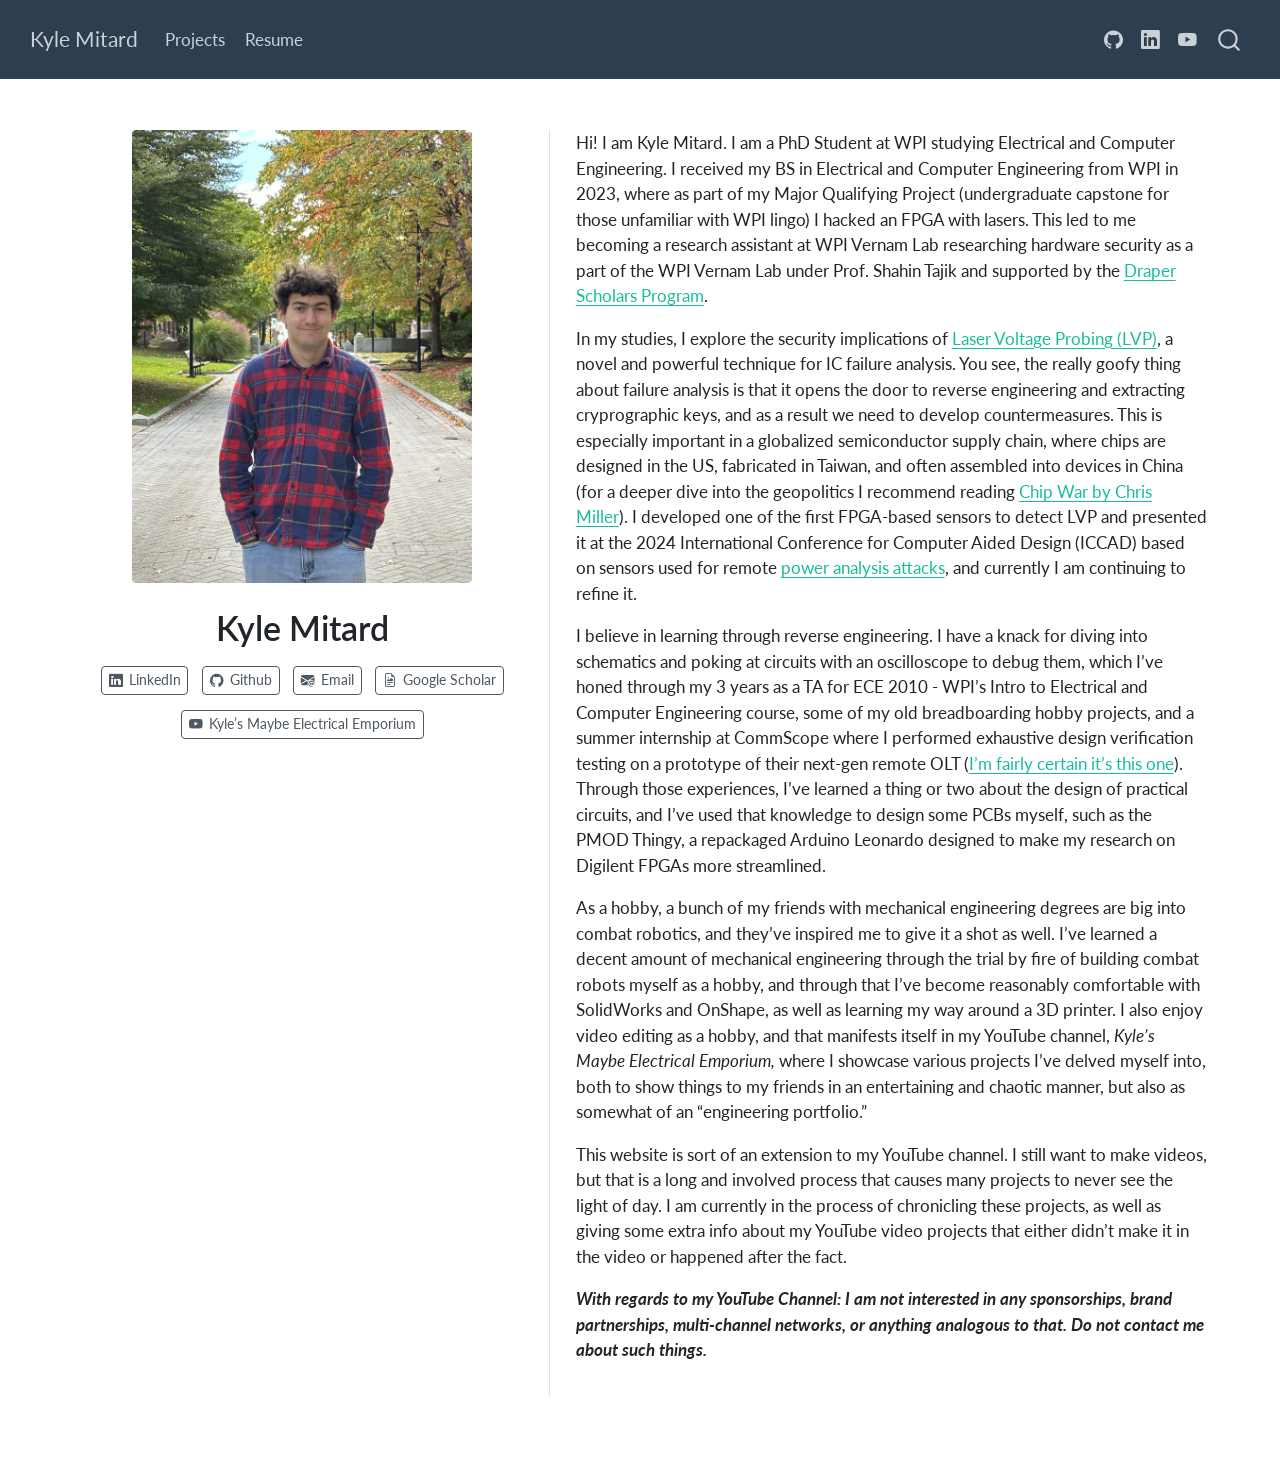
<file: docs/index.html>
<!DOCTYPE html>
<html xmlns="http://www.w3.org/1999/xhtml" lang="en" xml:lang="en"><head>

<meta charset="utf-8">
<meta name="generator" content="quarto-1.7.32">

<meta name="viewport" content="width=device-width, initial-scale=1.0, user-scalable=yes">


<title>Kyle Mitard</title>
<style>
code{white-space: pre-wrap;}
span.smallcaps{font-variant: small-caps;}
div.columns{display: flex; gap: min(4vw, 1.5em);}
div.column{flex: auto; overflow-x: auto;}
div.hanging-indent{margin-left: 1.5em; text-indent: -1.5em;}
ul.task-list{list-style: none;}
ul.task-list li input[type="checkbox"] {
  width: 0.8em;
  margin: 0 0.8em 0.2em -1em; /* quarto-specific, see https://github.com/quarto-dev/quarto-cli/issues/4556 */ 
  vertical-align: middle;
}
</style>


<script src="site_libs/quarto-nav/quarto-nav.js"></script>
<script src="site_libs/quarto-nav/headroom.min.js"></script>
<script src="site_libs/clipboard/clipboard.min.js"></script>
<script src="site_libs/quarto-search/autocomplete.umd.js"></script>
<script src="site_libs/quarto-search/fuse.min.js"></script>
<script src="site_libs/quarto-search/quarto-search.js"></script>
<meta name="quarto:offset" content="./">
<script src="site_libs/quarto-html/quarto.js" type="module"></script>
<script src="site_libs/quarto-html/tabsets/tabsets.js" type="module"></script>
<script src="site_libs/quarto-html/popper.min.js"></script>
<script src="site_libs/quarto-html/tippy.umd.min.js"></script>
<link href="site_libs/quarto-html/tippy.css" rel="stylesheet">
<link href="site_libs/quarto-html/quarto-syntax-highlighting-37eea08aefeeee20ff55810ff984fec1.css" rel="stylesheet" id="quarto-text-highlighting-styles">
<script src="site_libs/bootstrap/bootstrap.min.js"></script>
<link href="site_libs/bootstrap/bootstrap-icons.css" rel="stylesheet">
<link href="site_libs/bootstrap/bootstrap-dea41eb5020737fcd054cd11cd3b8eb4.min.css" rel="stylesheet" append-hash="true" id="quarto-bootstrap" data-mode="light">
<script id="quarto-search-options" type="application/json">{
  "location": "navbar",
  "copy-button": false,
  "collapse-after": 3,
  "panel-placement": "end",
  "type": "overlay",
  "limit": 50,
  "keyboard-shortcut": [
    "f",
    "/",
    "s"
  ],
  "show-item-context": false,
  "language": {
    "search-no-results-text": "No results",
    "search-matching-documents-text": "matching documents",
    "search-copy-link-title": "Copy link to search",
    "search-hide-matches-text": "Hide additional matches",
    "search-more-match-text": "more match in this document",
    "search-more-matches-text": "more matches in this document",
    "search-clear-button-title": "Clear",
    "search-text-placeholder": "",
    "search-detached-cancel-button-title": "Cancel",
    "search-submit-button-title": "Submit",
    "search-label": "Search"
  }
}</script>


<link rel="stylesheet" href="styles.css">
</head>

<body class="nav-fixed quarto-light">

<div id="quarto-search-results"></div>
  <header id="quarto-header" class="headroom fixed-top">
    <nav class="navbar navbar-expand-lg " data-bs-theme="dark">
      <div class="navbar-container container-fluid">
      <div class="navbar-brand-container mx-auto">
    <a class="navbar-brand" href="./index.html">
    <span class="navbar-title">Kyle Mitard</span>
    </a>
  </div>
            <div id="quarto-search" class="" title="Search"></div>
          <button class="navbar-toggler" type="button" data-bs-toggle="collapse" data-bs-target="#navbarCollapse" aria-controls="navbarCollapse" role="menu" aria-expanded="false" aria-label="Toggle navigation" onclick="if (window.quartoToggleHeadroom) { window.quartoToggleHeadroom(); }">
  <span class="navbar-toggler-icon"></span>
</button>
          <div class="collapse navbar-collapse" id="navbarCollapse">
            <ul class="navbar-nav navbar-nav-scroll me-auto">
  <li class="nav-item">
    <a class="nav-link" href="./projects.html"> 
<span class="menu-text">Projects</span></a>
  </li>  
  <li class="nav-item">
    <a class="nav-link" href="./resume.html"> 
<span class="menu-text">Resume</span></a>
  </li>  
</ul>
            <ul class="navbar-nav navbar-nav-scroll ms-auto">
  <li class="nav-item compact">
    <a class="nav-link" href="https://github.com/KyleM32767"> <i class="bi bi-github" role="img">
</i> 
<span class="menu-text"></span></a>
  </li>  
  <li class="nav-item compact">
    <a class="nav-link" href="https://www.linkedin.com/in/kyle-mitard62"> <i class="bi bi-linkedin" role="img">
</i> 
<span class="menu-text"></span></a>
  </li>  
  <li class="nav-item compact">
    <a class="nav-link" href="https://www.youtube.com/channel/UCtGWKR7W_5xtZDwKDi8d-TQ"> <i class="bi bi-youtube" role="img">
</i> 
<span class="menu-text"></span></a>
  </li>  
</ul>
          </div> <!-- /navcollapse -->
            <div class="quarto-navbar-tools">
</div>
      </div> <!-- /container-fluid -->
    </nav>
</header>
<!-- content -->
<div id="quarto-content" class="quarto-container page-columns page-rows-contents page-layout-full page-navbar">
<!-- sidebar -->
<!-- margin-sidebar -->
    
<!-- main -->
<div class="quarto-about-trestles column-page">
  <div class="about-entity">
    <img src="me.jpg" class="about-image
  rounded " style="width: 20em;">
<header id="title-block-header" class="quarto-title-block default">
<div class="quarto-title">
<h1 class="title">Kyle Mitard</h1>
</div>
<div class="quarto-title-meta column-page">
  </div>
</header>
    <div class="about-links">
  <a href="https://www.linkedin.com/in/kyle-mitard62/" class="about-link" rel="" target="">
    <i class="bi bi-linkedin"></i>
     <span class="about-link-text">LinkedIn</span>
  </a>
  <a href="https://github.com/KyleM32767" class="about-link" rel="" target="">
    <i class="bi bi-github"></i>
     <span class="about-link-text">Github</span>
  </a>
  <a href="mailto:krmitard@wpi.edu" class="about-link" rel="" target="">
    <i class="bi bi-envelope-at-fill"></i>
     <span class="about-link-text">Email</span>
  </a>
  <a href="https://scholar.google.com/citations?user=tloIyQIAAAAJ" class="about-link" rel="" target="">
    <i class="bi bi-file-earmark-richtext"></i>
     <span class="about-link-text">Google Scholar</span>
  </a>
  <a href="https://www.youtube.com/channel/UCtGWKR7W_5xtZDwKDi8d-TQ" class="about-link" rel="" target="">
    <i class="bi bi-youtube"></i>
     <span class="about-link-text">Kyle’s Maybe Electrical Emporium</span>
  </a>
</div>
  </div>
  <div class="about-contents"><main class="content column-page" id="quarto-document-content">
<p>Hi! I am Kyle Mitard. I am a PhD Student at WPI studying Electrical and Computer Engineering. I received my BS in Electrical and Computer Engineering from WPI in 2023, where as part of my Major Qualifying Project (undergraduate capstone for those unfamiliar with WPI lingo) I hacked an FPGA with lasers. This led to me becoming a research assistant at WPI Vernam Lab researching hardware security as a part of the WPI Vernam Lab under Prof.&nbsp;Shahin Tajik and supported by the <a href="https://www.draper.com/education-programs/draper-scholars-program">Draper Scholars Program</a>.</p>
<p>In my studies, I explore the security implications of <a href="https://en.wikipedia.org/wiki/Laser_voltage_prober">Laser Voltage Probing (LVP)</a>, a novel and powerful technique for IC failure analysis. You see, the really goofy thing about failure analysis is that it opens the door to reverse engineering and extracting cryprographic keys, and as a result we need to develop countermeasures. This is especially important in a globalized semiconductor supply chain, where chips are designed in the US, fabricated in Taiwan, and often assembled into devices in China (for a deeper dive into the geopolitics I recommend reading <a href="https://www.amazon.com/Chip-War-Worlds-Critical-Technology/dp/1982172002">Chip War by Chris Miller</a>). I developed one of the first FPGA-based sensors to detect LVP and presented it at the 2024 International Conference for Computer Aided Design (ICCAD) based on sensors used for remote <a href="https://en.wikipedia.org/wiki/Power_analysis">power analysis attacks</a>, and currently I am continuing to refine it.</p>
<p>I believe in learning through reverse engineering. I have a knack for diving into schematics and poking at circuits with an oscilloscope to debug them, which I’ve honed through my 3 years as a TA for ECE 2010 - WPI’s Intro to Electrical and Computer Engineering course, some of my old breadboarding hobby projects, and a summer internship at CommScope where I performed exhaustive design verification testing on a prototype of their next-gen remote OLT (<a href="https://www.commscope.com/product-type/broadband-access-network-systems/passive-optical-networks-pon/optical-line-terminals-olt/200-series-r-olt/">I’m fairly certain it’s this one</a>). Through those experiences, I’ve learned a thing or two about the design of practical circuits, and I’ve used that knowledge to design some PCBs myself, such as the PMOD Thingy, a repackaged Arduino Leonardo designed to make my research on Digilent FPGAs more streamlined.</p>
<p>As a hobby, a bunch of my friends with mechanical engineering degrees are big into combat robotics, and they’ve inspired me to give it a shot as well. I’ve learned a decent amount of mechanical engineering through the trial by fire of building combat robots myself as a hobby, and through that I’ve become reasonably comfortable with SolidWorks and OnShape, as well as learning my way around a 3D printer. I also enjoy video editing as a hobby, and that manifests itself in my YouTube channel, <em>Kyle’s Maybe Electrical Emporium,</em> where I showcase various projects I’ve delved myself into, both to show things to my friends in an entertaining and chaotic manner, but also as somewhat of an “engineering portfolio.”</p>
<p>This website is sort of an extension to my YouTube channel. I still want to make videos, but that is a long and involved process that causes many projects to never see the light of day. I am currently in the process of chronicling these projects, as well as giving some extra info about my YouTube video projects that either didn’t make it in the video or happened after the fact.</p>
<p><strong><em>With regards to my YouTube Channel: I am not interested in any sponsorships, brand partnerships, multi-channel networks, or anything analogous to that. Do not contact me about such things.</em></strong></p>


</main></div>
</div>
 <!-- /main -->
<script id="quarto-html-after-body" type="application/javascript">
  window.document.addEventListener("DOMContentLoaded", function (event) {
    const isCodeAnnotation = (el) => {
      for (const clz of el.classList) {
        if (clz.startsWith('code-annotation-')) {                     
          return true;
        }
      }
      return false;
    }
    const onCopySuccess = function(e) {
      // button target
      const button = e.trigger;
      // don't keep focus
      button.blur();
      // flash "checked"
      button.classList.add('code-copy-button-checked');
      var currentTitle = button.getAttribute("title");
      button.setAttribute("title", "Copied!");
      let tooltip;
      if (window.bootstrap) {
        button.setAttribute("data-bs-toggle", "tooltip");
        button.setAttribute("data-bs-placement", "left");
        button.setAttribute("data-bs-title", "Copied!");
        tooltip = new bootstrap.Tooltip(button, 
          { trigger: "manual", 
            customClass: "code-copy-button-tooltip",
            offset: [0, -8]});
        tooltip.show();    
      }
      setTimeout(function() {
        if (tooltip) {
          tooltip.hide();
          button.removeAttribute("data-bs-title");
          button.removeAttribute("data-bs-toggle");
          button.removeAttribute("data-bs-placement");
        }
        button.setAttribute("title", currentTitle);
        button.classList.remove('code-copy-button-checked');
      }, 1000);
      // clear code selection
      e.clearSelection();
    }
    const getTextToCopy = function(trigger) {
        const codeEl = trigger.previousElementSibling.cloneNode(true);
        for (const childEl of codeEl.children) {
          if (isCodeAnnotation(childEl)) {
            childEl.remove();
          }
        }
        return codeEl.innerText;
    }
    const clipboard = new window.ClipboardJS('.code-copy-button:not([data-in-quarto-modal])', {
      text: getTextToCopy
    });
    clipboard.on('success', onCopySuccess);
    if (window.document.getElementById('quarto-embedded-source-code-modal')) {
      const clipboardModal = new window.ClipboardJS('.code-copy-button[data-in-quarto-modal]', {
        text: getTextToCopy,
        container: window.document.getElementById('quarto-embedded-source-code-modal')
      });
      clipboardModal.on('success', onCopySuccess);
    }
      var localhostRegex = new RegExp(/^(?:http|https):\/\/localhost\:?[0-9]*\//);
      var mailtoRegex = new RegExp(/^mailto:/);
        var filterRegex = new RegExp('/' + window.location.host + '/');
      var isInternal = (href) => {
          return filterRegex.test(href) || localhostRegex.test(href) || mailtoRegex.test(href);
      }
      // Inspect non-navigation links and adorn them if external
     var links = window.document.querySelectorAll('a[href]:not(.nav-link):not(.navbar-brand):not(.toc-action):not(.sidebar-link):not(.sidebar-item-toggle):not(.pagination-link):not(.no-external):not([aria-hidden]):not(.dropdown-item):not(.quarto-navigation-tool):not(.about-link)');
      for (var i=0; i<links.length; i++) {
        const link = links[i];
        if (!isInternal(link.href)) {
          // undo the damage that might have been done by quarto-nav.js in the case of
          // links that we want to consider external
          if (link.dataset.originalHref !== undefined) {
            link.href = link.dataset.originalHref;
          }
        }
      }
    function tippyHover(el, contentFn, onTriggerFn, onUntriggerFn) {
      const config = {
        allowHTML: true,
        maxWidth: 500,
        delay: 100,
        arrow: false,
        appendTo: function(el) {
            return el.parentElement;
        },
        interactive: true,
        interactiveBorder: 10,
        theme: 'quarto',
        placement: 'bottom-start',
      };
      if (contentFn) {
        config.content = contentFn;
      }
      if (onTriggerFn) {
        config.onTrigger = onTriggerFn;
      }
      if (onUntriggerFn) {
        config.onUntrigger = onUntriggerFn;
      }
      window.tippy(el, config); 
    }
    const noterefs = window.document.querySelectorAll('a[role="doc-noteref"]');
    for (var i=0; i<noterefs.length; i++) {
      const ref = noterefs[i];
      tippyHover(ref, function() {
        // use id or data attribute instead here
        let href = ref.getAttribute('data-footnote-href') || ref.getAttribute('href');
        try { href = new URL(href).hash; } catch {}
        const id = href.replace(/^#\/?/, "");
        const note = window.document.getElementById(id);
        if (note) {
          return note.innerHTML;
        } else {
          return "";
        }
      });
    }
    const xrefs = window.document.querySelectorAll('a.quarto-xref');
    const processXRef = (id, note) => {
      // Strip column container classes
      const stripColumnClz = (el) => {
        el.classList.remove("page-full", "page-columns");
        if (el.children) {
          for (const child of el.children) {
            stripColumnClz(child);
          }
        }
      }
      stripColumnClz(note)
      if (id === null || id.startsWith('sec-')) {
        // Special case sections, only their first couple elements
        const container = document.createElement("div");
        if (note.children && note.children.length > 2) {
          container.appendChild(note.children[0].cloneNode(true));
          for (let i = 1; i < note.children.length; i++) {
            const child = note.children[i];
            if (child.tagName === "P" && child.innerText === "") {
              continue;
            } else {
              container.appendChild(child.cloneNode(true));
              break;
            }
          }
          if (window.Quarto?.typesetMath) {
            window.Quarto.typesetMath(container);
          }
          return container.innerHTML
        } else {
          if (window.Quarto?.typesetMath) {
            window.Quarto.typesetMath(note);
          }
          return note.innerHTML;
        }
      } else {
        // Remove any anchor links if they are present
        const anchorLink = note.querySelector('a.anchorjs-link');
        if (anchorLink) {
          anchorLink.remove();
        }
        if (window.Quarto?.typesetMath) {
          window.Quarto.typesetMath(note);
        }
        if (note.classList.contains("callout")) {
          return note.outerHTML;
        } else {
          return note.innerHTML;
        }
      }
    }
    for (var i=0; i<xrefs.length; i++) {
      const xref = xrefs[i];
      tippyHover(xref, undefined, function(instance) {
        instance.disable();
        let url = xref.getAttribute('href');
        let hash = undefined; 
        if (url.startsWith('#')) {
          hash = url;
        } else {
          try { hash = new URL(url).hash; } catch {}
        }
        if (hash) {
          const id = hash.replace(/^#\/?/, "");
          const note = window.document.getElementById(id);
          if (note !== null) {
            try {
              const html = processXRef(id, note.cloneNode(true));
              instance.setContent(html);
            } finally {
              instance.enable();
              instance.show();
            }
          } else {
            // See if we can fetch this
            fetch(url.split('#')[0])
            .then(res => res.text())
            .then(html => {
              const parser = new DOMParser();
              const htmlDoc = parser.parseFromString(html, "text/html");
              const note = htmlDoc.getElementById(id);
              if (note !== null) {
                const html = processXRef(id, note);
                instance.setContent(html);
              } 
            }).finally(() => {
              instance.enable();
              instance.show();
            });
          }
        } else {
          // See if we can fetch a full url (with no hash to target)
          // This is a special case and we should probably do some content thinning / targeting
          fetch(url)
          .then(res => res.text())
          .then(html => {
            const parser = new DOMParser();
            const htmlDoc = parser.parseFromString(html, "text/html");
            const note = htmlDoc.querySelector('main.content');
            if (note !== null) {
              // This should only happen for chapter cross references
              // (since there is no id in the URL)
              // remove the first header
              if (note.children.length > 0 && note.children[0].tagName === "HEADER") {
                note.children[0].remove();
              }
              const html = processXRef(null, note);
              instance.setContent(html);
            } 
          }).finally(() => {
            instance.enable();
            instance.show();
          });
        }
      }, function(instance) {
      });
    }
        let selectedAnnoteEl;
        const selectorForAnnotation = ( cell, annotation) => {
          let cellAttr = 'data-code-cell="' + cell + '"';
          let lineAttr = 'data-code-annotation="' +  annotation + '"';
          const selector = 'span[' + cellAttr + '][' + lineAttr + ']';
          return selector;
        }
        const selectCodeLines = (annoteEl) => {
          const doc = window.document;
          const targetCell = annoteEl.getAttribute("data-target-cell");
          const targetAnnotation = annoteEl.getAttribute("data-target-annotation");
          const annoteSpan = window.document.querySelector(selectorForAnnotation(targetCell, targetAnnotation));
          const lines = annoteSpan.getAttribute("data-code-lines").split(",");
          const lineIds = lines.map((line) => {
            return targetCell + "-" + line;
          })
          let top = null;
          let height = null;
          let parent = null;
          if (lineIds.length > 0) {
              //compute the position of the single el (top and bottom and make a div)
              const el = window.document.getElementById(lineIds[0]);
              top = el.offsetTop;
              height = el.offsetHeight;
              parent = el.parentElement.parentElement;
            if (lineIds.length > 1) {
              const lastEl = window.document.getElementById(lineIds[lineIds.length - 1]);
              const bottom = lastEl.offsetTop + lastEl.offsetHeight;
              height = bottom - top;
            }
            if (top !== null && height !== null && parent !== null) {
              // cook up a div (if necessary) and position it 
              let div = window.document.getElementById("code-annotation-line-highlight");
              if (div === null) {
                div = window.document.createElement("div");
                div.setAttribute("id", "code-annotation-line-highlight");
                div.style.position = 'absolute';
                parent.appendChild(div);
              }
              div.style.top = top - 2 + "px";
              div.style.height = height + 4 + "px";
              div.style.left = 0;
              let gutterDiv = window.document.getElementById("code-annotation-line-highlight-gutter");
              if (gutterDiv === null) {
                gutterDiv = window.document.createElement("div");
                gutterDiv.setAttribute("id", "code-annotation-line-highlight-gutter");
                gutterDiv.style.position = 'absolute';
                const codeCell = window.document.getElementById(targetCell);
                const gutter = codeCell.querySelector('.code-annotation-gutter');
                gutter.appendChild(gutterDiv);
              }
              gutterDiv.style.top = top - 2 + "px";
              gutterDiv.style.height = height + 4 + "px";
            }
            selectedAnnoteEl = annoteEl;
          }
        };
        const unselectCodeLines = () => {
          const elementsIds = ["code-annotation-line-highlight", "code-annotation-line-highlight-gutter"];
          elementsIds.forEach((elId) => {
            const div = window.document.getElementById(elId);
            if (div) {
              div.remove();
            }
          });
          selectedAnnoteEl = undefined;
        };
          // Handle positioning of the toggle
      window.addEventListener(
        "resize",
        throttle(() => {
          elRect = undefined;
          if (selectedAnnoteEl) {
            selectCodeLines(selectedAnnoteEl);
          }
        }, 10)
      );
      function throttle(fn, ms) {
      let throttle = false;
      let timer;
        return (...args) => {
          if(!throttle) { // first call gets through
              fn.apply(this, args);
              throttle = true;
          } else { // all the others get throttled
              if(timer) clearTimeout(timer); // cancel #2
              timer = setTimeout(() => {
                fn.apply(this, args);
                timer = throttle = false;
              }, ms);
          }
        };
      }
        // Attach click handler to the DT
        const annoteDls = window.document.querySelectorAll('dt[data-target-cell]');
        for (const annoteDlNode of annoteDls) {
          annoteDlNode.addEventListener('click', (event) => {
            const clickedEl = event.target;
            if (clickedEl !== selectedAnnoteEl) {
              unselectCodeLines();
              const activeEl = window.document.querySelector('dt[data-target-cell].code-annotation-active');
              if (activeEl) {
                activeEl.classList.remove('code-annotation-active');
              }
              selectCodeLines(clickedEl);
              clickedEl.classList.add('code-annotation-active');
            } else {
              // Unselect the line
              unselectCodeLines();
              clickedEl.classList.remove('code-annotation-active');
            }
          });
        }
    const findCites = (el) => {
      const parentEl = el.parentElement;
      if (parentEl) {
        const cites = parentEl.dataset.cites;
        if (cites) {
          return {
            el,
            cites: cites.split(' ')
          };
        } else {
          return findCites(el.parentElement)
        }
      } else {
        return undefined;
      }
    };
    var bibliorefs = window.document.querySelectorAll('a[role="doc-biblioref"]');
    for (var i=0; i<bibliorefs.length; i++) {
      const ref = bibliorefs[i];
      const citeInfo = findCites(ref);
      if (citeInfo) {
        tippyHover(citeInfo.el, function() {
          var popup = window.document.createElement('div');
          citeInfo.cites.forEach(function(cite) {
            var citeDiv = window.document.createElement('div');
            citeDiv.classList.add('hanging-indent');
            citeDiv.classList.add('csl-entry');
            var biblioDiv = window.document.getElementById('ref-' + cite);
            if (biblioDiv) {
              citeDiv.innerHTML = biblioDiv.innerHTML;
            }
            popup.appendChild(citeDiv);
          });
          return popup.innerHTML;
        });
      }
    }
  });
  </script>
</div> <!-- /content -->




</body></html>
</file>
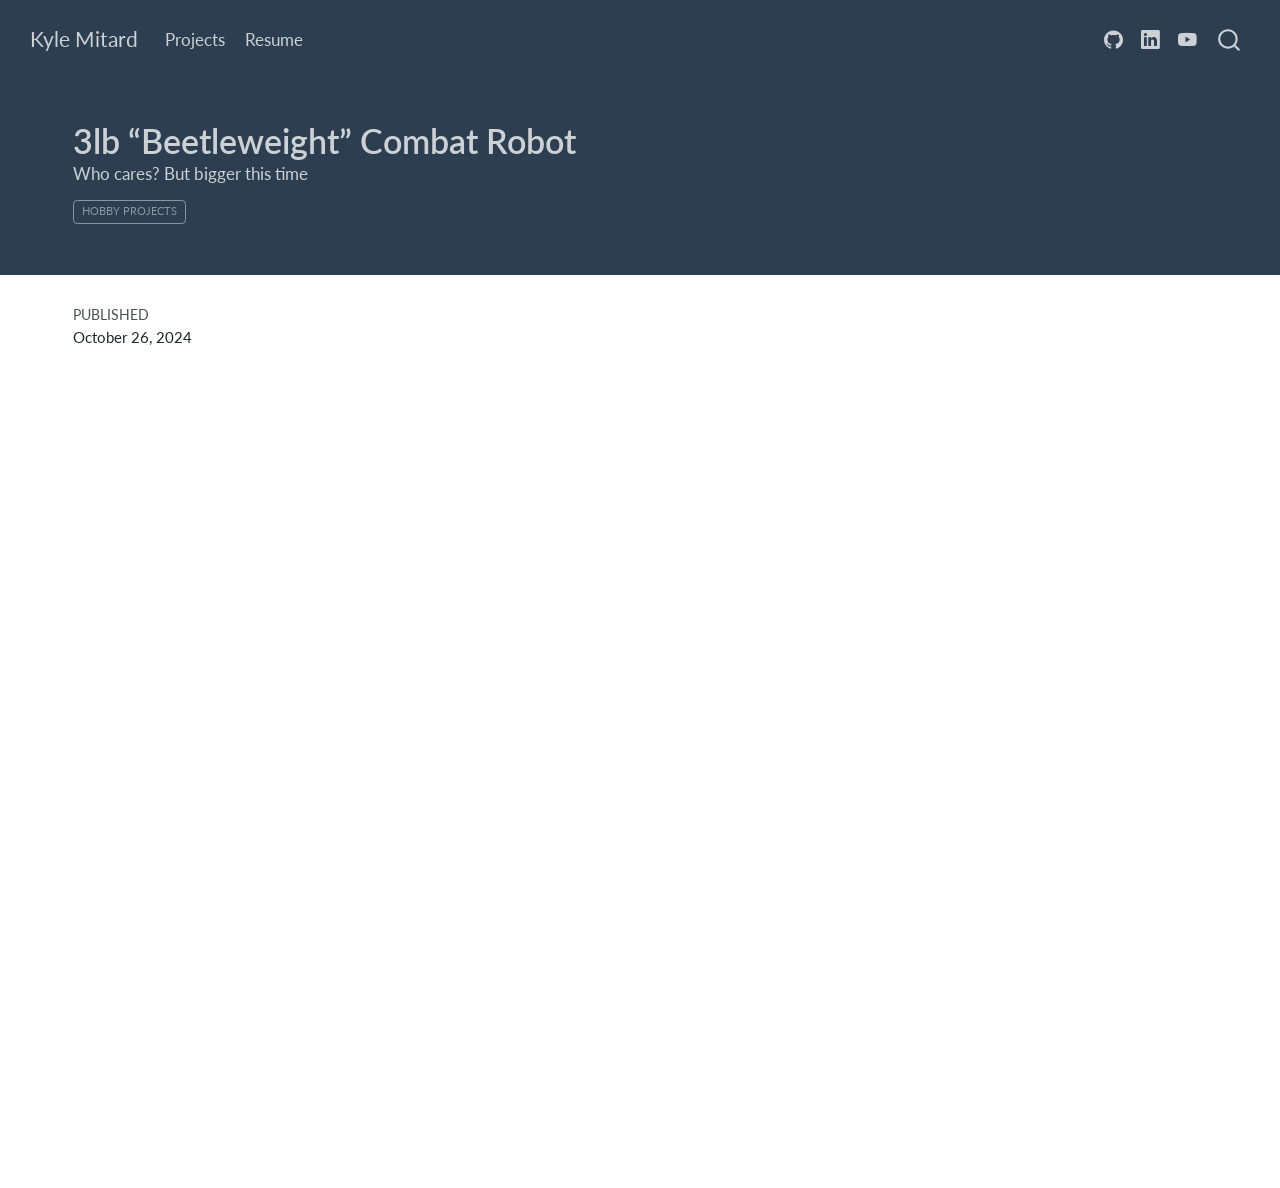
<file: docs/posts/beetleweight/index.html>
<!DOCTYPE html>
<html xmlns="http://www.w3.org/1999/xhtml" lang="en" xml:lang="en"><head>

<meta charset="utf-8">
<meta name="generator" content="quarto-1.7.32">

<meta name="viewport" content="width=device-width, initial-scale=1.0, user-scalable=yes">

<meta name="dcterms.date" content="2024-10-26">
<meta name="description" content="Who cares? But bigger this time">

<title>3lb “Beetleweight” Combat Robot – Kyle Mitard</title>
<style>
code{white-space: pre-wrap;}
span.smallcaps{font-variant: small-caps;}
div.columns{display: flex; gap: min(4vw, 1.5em);}
div.column{flex: auto; overflow-x: auto;}
div.hanging-indent{margin-left: 1.5em; text-indent: -1.5em;}
ul.task-list{list-style: none;}
ul.task-list li input[type="checkbox"] {
  width: 0.8em;
  margin: 0 0.8em 0.2em -1em; /* quarto-specific, see https://github.com/quarto-dev/quarto-cli/issues/4556 */ 
  vertical-align: middle;
}
</style>


<script src="../../site_libs/quarto-nav/quarto-nav.js"></script>
<script src="../../site_libs/quarto-nav/headroom.min.js"></script>
<script src="../../site_libs/clipboard/clipboard.min.js"></script>
<script src="../../site_libs/quarto-search/autocomplete.umd.js"></script>
<script src="../../site_libs/quarto-search/fuse.min.js"></script>
<script src="../../site_libs/quarto-search/quarto-search.js"></script>
<meta name="quarto:offset" content="../../">
<script src="../../site_libs/quarto-html/quarto.js" type="module"></script>
<script src="../../site_libs/quarto-html/tabsets/tabsets.js" type="module"></script>
<script src="../../site_libs/quarto-html/popper.min.js"></script>
<script src="../../site_libs/quarto-html/tippy.umd.min.js"></script>
<script src="../../site_libs/quarto-html/anchor.min.js"></script>
<link href="../../site_libs/quarto-html/tippy.css" rel="stylesheet">
<link href="../../site_libs/quarto-html/quarto-syntax-highlighting-37eea08aefeeee20ff55810ff984fec1.css" rel="stylesheet" id="quarto-text-highlighting-styles">
<script src="../../site_libs/bootstrap/bootstrap.min.js"></script>
<link href="../../site_libs/bootstrap/bootstrap-icons.css" rel="stylesheet">
<link href="../../site_libs/bootstrap/bootstrap-dea41eb5020737fcd054cd11cd3b8eb4.min.css" rel="stylesheet" append-hash="true" id="quarto-bootstrap" data-mode="light">
<script id="quarto-search-options" type="application/json">{
  "location": "navbar",
  "copy-button": false,
  "collapse-after": 3,
  "panel-placement": "end",
  "type": "overlay",
  "limit": 50,
  "keyboard-shortcut": [
    "f",
    "/",
    "s"
  ],
  "show-item-context": false,
  "language": {
    "search-no-results-text": "No results",
    "search-matching-documents-text": "matching documents",
    "search-copy-link-title": "Copy link to search",
    "search-hide-matches-text": "Hide additional matches",
    "search-more-match-text": "more match in this document",
    "search-more-matches-text": "more matches in this document",
    "search-clear-button-title": "Clear",
    "search-text-placeholder": "",
    "search-detached-cancel-button-title": "Cancel",
    "search-submit-button-title": "Submit",
    "search-label": "Search"
  }
}</script>


<link rel="stylesheet" href="../../styles.css">
</head>

<body class="nav-fixed quarto-light">

<div id="quarto-search-results"></div>
  <header id="quarto-header" class="headroom fixed-top quarto-banner">
    <nav class="navbar navbar-expand-lg " data-bs-theme="dark">
      <div class="navbar-container container-fluid">
      <div class="navbar-brand-container mx-auto">
    <a class="navbar-brand" href="../../index.html">
    <span class="navbar-title">Kyle Mitard</span>
    </a>
  </div>
            <div id="quarto-search" class="" title="Search"></div>
          <button class="navbar-toggler" type="button" data-bs-toggle="collapse" data-bs-target="#navbarCollapse" aria-controls="navbarCollapse" role="menu" aria-expanded="false" aria-label="Toggle navigation" onclick="if (window.quartoToggleHeadroom) { window.quartoToggleHeadroom(); }">
  <span class="navbar-toggler-icon"></span>
</button>
          <div class="collapse navbar-collapse" id="navbarCollapse">
            <ul class="navbar-nav navbar-nav-scroll me-auto">
  <li class="nav-item">
    <a class="nav-link" href="../../projects.html"> 
<span class="menu-text">Projects</span></a>
  </li>  
  <li class="nav-item">
    <a class="nav-link" href="../../resume.html"> 
<span class="menu-text">Resume</span></a>
  </li>  
</ul>
            <ul class="navbar-nav navbar-nav-scroll ms-auto">
  <li class="nav-item compact">
    <a class="nav-link" href="https://github.com/KyleM32767"> <i class="bi bi-github" role="img">
</i> 
<span class="menu-text"></span></a>
  </li>  
  <li class="nav-item compact">
    <a class="nav-link" href="https://www.linkedin.com/in/kyle-mitard62"> <i class="bi bi-linkedin" role="img">
</i> 
<span class="menu-text"></span></a>
  </li>  
  <li class="nav-item compact">
    <a class="nav-link" href="https://www.youtube.com/channel/UCtGWKR7W_5xtZDwKDi8d-TQ"> <i class="bi bi-youtube" role="img">
</i> 
<span class="menu-text"></span></a>
  </li>  
</ul>
          </div> <!-- /navcollapse -->
            <div class="quarto-navbar-tools">
</div>
      </div> <!-- /container-fluid -->
    </nav>
</header>
<!-- content -->
<header id="title-block-header" class="quarto-title-block default page-columns page-full">
  <div class="quarto-title-banner page-columns page-full">
    <div class="quarto-title column-page">
      <h1 class="title">3lb “Beetleweight” Combat Robot</h1>
                  <div>
        <div class="description">
          Who cares? But bigger this time
        </div>
      </div>
                          <div class="quarto-categories">
                <div class="quarto-category">Hobby Projects</div>
              </div>
                  </div>
  </div>
    
  
  <div class="quarto-title-meta column-page">

      
      <div>
      <div class="quarto-title-meta-heading">Published</div>
      <div class="quarto-title-meta-contents">
        <p class="date">October 26, 2024</p>
      </div>
    </div>
    
      
    </div>
    
  
  </header><div id="quarto-content" class="quarto-container page-columns page-rows-contents page-layout-full page-navbar">
<!-- sidebar -->
<!-- margin-sidebar -->
    
<!-- main -->
<main class="content quarto-banner-title-block column-page" id="quarto-document-content">








</main> <!-- /main -->
<script id="quarto-html-after-body" type="application/javascript">
  window.document.addEventListener("DOMContentLoaded", function (event) {
    const icon = "";
    const anchorJS = new window.AnchorJS();
    anchorJS.options = {
      placement: 'right',
      icon: icon
    };
    anchorJS.add('.anchored');
    const isCodeAnnotation = (el) => {
      for (const clz of el.classList) {
        if (clz.startsWith('code-annotation-')) {                     
          return true;
        }
      }
      return false;
    }
    const onCopySuccess = function(e) {
      // button target
      const button = e.trigger;
      // don't keep focus
      button.blur();
      // flash "checked"
      button.classList.add('code-copy-button-checked');
      var currentTitle = button.getAttribute("title");
      button.setAttribute("title", "Copied!");
      let tooltip;
      if (window.bootstrap) {
        button.setAttribute("data-bs-toggle", "tooltip");
        button.setAttribute("data-bs-placement", "left");
        button.setAttribute("data-bs-title", "Copied!");
        tooltip = new bootstrap.Tooltip(button, 
          { trigger: "manual", 
            customClass: "code-copy-button-tooltip",
            offset: [0, -8]});
        tooltip.show();    
      }
      setTimeout(function() {
        if (tooltip) {
          tooltip.hide();
          button.removeAttribute("data-bs-title");
          button.removeAttribute("data-bs-toggle");
          button.removeAttribute("data-bs-placement");
        }
        button.setAttribute("title", currentTitle);
        button.classList.remove('code-copy-button-checked');
      }, 1000);
      // clear code selection
      e.clearSelection();
    }
    const getTextToCopy = function(trigger) {
        const codeEl = trigger.previousElementSibling.cloneNode(true);
        for (const childEl of codeEl.children) {
          if (isCodeAnnotation(childEl)) {
            childEl.remove();
          }
        }
        return codeEl.innerText;
    }
    const clipboard = new window.ClipboardJS('.code-copy-button:not([data-in-quarto-modal])', {
      text: getTextToCopy
    });
    clipboard.on('success', onCopySuccess);
    if (window.document.getElementById('quarto-embedded-source-code-modal')) {
      const clipboardModal = new window.ClipboardJS('.code-copy-button[data-in-quarto-modal]', {
        text: getTextToCopy,
        container: window.document.getElementById('quarto-embedded-source-code-modal')
      });
      clipboardModal.on('success', onCopySuccess);
    }
      var localhostRegex = new RegExp(/^(?:http|https):\/\/localhost\:?[0-9]*\//);
      var mailtoRegex = new RegExp(/^mailto:/);
        var filterRegex = new RegExp('/' + window.location.host + '/');
      var isInternal = (href) => {
          return filterRegex.test(href) || localhostRegex.test(href) || mailtoRegex.test(href);
      }
      // Inspect non-navigation links and adorn them if external
     var links = window.document.querySelectorAll('a[href]:not(.nav-link):not(.navbar-brand):not(.toc-action):not(.sidebar-link):not(.sidebar-item-toggle):not(.pagination-link):not(.no-external):not([aria-hidden]):not(.dropdown-item):not(.quarto-navigation-tool):not(.about-link)');
      for (var i=0; i<links.length; i++) {
        const link = links[i];
        if (!isInternal(link.href)) {
          // undo the damage that might have been done by quarto-nav.js in the case of
          // links that we want to consider external
          if (link.dataset.originalHref !== undefined) {
            link.href = link.dataset.originalHref;
          }
        }
      }
    function tippyHover(el, contentFn, onTriggerFn, onUntriggerFn) {
      const config = {
        allowHTML: true,
        maxWidth: 500,
        delay: 100,
        arrow: false,
        appendTo: function(el) {
            return el.parentElement;
        },
        interactive: true,
        interactiveBorder: 10,
        theme: 'quarto',
        placement: 'bottom-start',
      };
      if (contentFn) {
        config.content = contentFn;
      }
      if (onTriggerFn) {
        config.onTrigger = onTriggerFn;
      }
      if (onUntriggerFn) {
        config.onUntrigger = onUntriggerFn;
      }
      window.tippy(el, config); 
    }
    const noterefs = window.document.querySelectorAll('a[role="doc-noteref"]');
    for (var i=0; i<noterefs.length; i++) {
      const ref = noterefs[i];
      tippyHover(ref, function() {
        // use id or data attribute instead here
        let href = ref.getAttribute('data-footnote-href') || ref.getAttribute('href');
        try { href = new URL(href).hash; } catch {}
        const id = href.replace(/^#\/?/, "");
        const note = window.document.getElementById(id);
        if (note) {
          return note.innerHTML;
        } else {
          return "";
        }
      });
    }
    const xrefs = window.document.querySelectorAll('a.quarto-xref');
    const processXRef = (id, note) => {
      // Strip column container classes
      const stripColumnClz = (el) => {
        el.classList.remove("page-full", "page-columns");
        if (el.children) {
          for (const child of el.children) {
            stripColumnClz(child);
          }
        }
      }
      stripColumnClz(note)
      if (id === null || id.startsWith('sec-')) {
        // Special case sections, only their first couple elements
        const container = document.createElement("div");
        if (note.children && note.children.length > 2) {
          container.appendChild(note.children[0].cloneNode(true));
          for (let i = 1; i < note.children.length; i++) {
            const child = note.children[i];
            if (child.tagName === "P" && child.innerText === "") {
              continue;
            } else {
              container.appendChild(child.cloneNode(true));
              break;
            }
          }
          if (window.Quarto?.typesetMath) {
            window.Quarto.typesetMath(container);
          }
          return container.innerHTML
        } else {
          if (window.Quarto?.typesetMath) {
            window.Quarto.typesetMath(note);
          }
          return note.innerHTML;
        }
      } else {
        // Remove any anchor links if they are present
        const anchorLink = note.querySelector('a.anchorjs-link');
        if (anchorLink) {
          anchorLink.remove();
        }
        if (window.Quarto?.typesetMath) {
          window.Quarto.typesetMath(note);
        }
        if (note.classList.contains("callout")) {
          return note.outerHTML;
        } else {
          return note.innerHTML;
        }
      }
    }
    for (var i=0; i<xrefs.length; i++) {
      const xref = xrefs[i];
      tippyHover(xref, undefined, function(instance) {
        instance.disable();
        let url = xref.getAttribute('href');
        let hash = undefined; 
        if (url.startsWith('#')) {
          hash = url;
        } else {
          try { hash = new URL(url).hash; } catch {}
        }
        if (hash) {
          const id = hash.replace(/^#\/?/, "");
          const note = window.document.getElementById(id);
          if (note !== null) {
            try {
              const html = processXRef(id, note.cloneNode(true));
              instance.setContent(html);
            } finally {
              instance.enable();
              instance.show();
            }
          } else {
            // See if we can fetch this
            fetch(url.split('#')[0])
            .then(res => res.text())
            .then(html => {
              const parser = new DOMParser();
              const htmlDoc = parser.parseFromString(html, "text/html");
              const note = htmlDoc.getElementById(id);
              if (note !== null) {
                const html = processXRef(id, note);
                instance.setContent(html);
              } 
            }).finally(() => {
              instance.enable();
              instance.show();
            });
          }
        } else {
          // See if we can fetch a full url (with no hash to target)
          // This is a special case and we should probably do some content thinning / targeting
          fetch(url)
          .then(res => res.text())
          .then(html => {
            const parser = new DOMParser();
            const htmlDoc = parser.parseFromString(html, "text/html");
            const note = htmlDoc.querySelector('main.content');
            if (note !== null) {
              // This should only happen for chapter cross references
              // (since there is no id in the URL)
              // remove the first header
              if (note.children.length > 0 && note.children[0].tagName === "HEADER") {
                note.children[0].remove();
              }
              const html = processXRef(null, note);
              instance.setContent(html);
            } 
          }).finally(() => {
            instance.enable();
            instance.show();
          });
        }
      }, function(instance) {
      });
    }
        let selectedAnnoteEl;
        const selectorForAnnotation = ( cell, annotation) => {
          let cellAttr = 'data-code-cell="' + cell + '"';
          let lineAttr = 'data-code-annotation="' +  annotation + '"';
          const selector = 'span[' + cellAttr + '][' + lineAttr + ']';
          return selector;
        }
        const selectCodeLines = (annoteEl) => {
          const doc = window.document;
          const targetCell = annoteEl.getAttribute("data-target-cell");
          const targetAnnotation = annoteEl.getAttribute("data-target-annotation");
          const annoteSpan = window.document.querySelector(selectorForAnnotation(targetCell, targetAnnotation));
          const lines = annoteSpan.getAttribute("data-code-lines").split(",");
          const lineIds = lines.map((line) => {
            return targetCell + "-" + line;
          })
          let top = null;
          let height = null;
          let parent = null;
          if (lineIds.length > 0) {
              //compute the position of the single el (top and bottom and make a div)
              const el = window.document.getElementById(lineIds[0]);
              top = el.offsetTop;
              height = el.offsetHeight;
              parent = el.parentElement.parentElement;
            if (lineIds.length > 1) {
              const lastEl = window.document.getElementById(lineIds[lineIds.length - 1]);
              const bottom = lastEl.offsetTop + lastEl.offsetHeight;
              height = bottom - top;
            }
            if (top !== null && height !== null && parent !== null) {
              // cook up a div (if necessary) and position it 
              let div = window.document.getElementById("code-annotation-line-highlight");
              if (div === null) {
                div = window.document.createElement("div");
                div.setAttribute("id", "code-annotation-line-highlight");
                div.style.position = 'absolute';
                parent.appendChild(div);
              }
              div.style.top = top - 2 + "px";
              div.style.height = height + 4 + "px";
              div.style.left = 0;
              let gutterDiv = window.document.getElementById("code-annotation-line-highlight-gutter");
              if (gutterDiv === null) {
                gutterDiv = window.document.createElement("div");
                gutterDiv.setAttribute("id", "code-annotation-line-highlight-gutter");
                gutterDiv.style.position = 'absolute';
                const codeCell = window.document.getElementById(targetCell);
                const gutter = codeCell.querySelector('.code-annotation-gutter');
                gutter.appendChild(gutterDiv);
              }
              gutterDiv.style.top = top - 2 + "px";
              gutterDiv.style.height = height + 4 + "px";
            }
            selectedAnnoteEl = annoteEl;
          }
        };
        const unselectCodeLines = () => {
          const elementsIds = ["code-annotation-line-highlight", "code-annotation-line-highlight-gutter"];
          elementsIds.forEach((elId) => {
            const div = window.document.getElementById(elId);
            if (div) {
              div.remove();
            }
          });
          selectedAnnoteEl = undefined;
        };
          // Handle positioning of the toggle
      window.addEventListener(
        "resize",
        throttle(() => {
          elRect = undefined;
          if (selectedAnnoteEl) {
            selectCodeLines(selectedAnnoteEl);
          }
        }, 10)
      );
      function throttle(fn, ms) {
      let throttle = false;
      let timer;
        return (...args) => {
          if(!throttle) { // first call gets through
              fn.apply(this, args);
              throttle = true;
          } else { // all the others get throttled
              if(timer) clearTimeout(timer); // cancel #2
              timer = setTimeout(() => {
                fn.apply(this, args);
                timer = throttle = false;
              }, ms);
          }
        };
      }
        // Attach click handler to the DT
        const annoteDls = window.document.querySelectorAll('dt[data-target-cell]');
        for (const annoteDlNode of annoteDls) {
          annoteDlNode.addEventListener('click', (event) => {
            const clickedEl = event.target;
            if (clickedEl !== selectedAnnoteEl) {
              unselectCodeLines();
              const activeEl = window.document.querySelector('dt[data-target-cell].code-annotation-active');
              if (activeEl) {
                activeEl.classList.remove('code-annotation-active');
              }
              selectCodeLines(clickedEl);
              clickedEl.classList.add('code-annotation-active');
            } else {
              // Unselect the line
              unselectCodeLines();
              clickedEl.classList.remove('code-annotation-active');
            }
          });
        }
    const findCites = (el) => {
      const parentEl = el.parentElement;
      if (parentEl) {
        const cites = parentEl.dataset.cites;
        if (cites) {
          return {
            el,
            cites: cites.split(' ')
          };
        } else {
          return findCites(el.parentElement)
        }
      } else {
        return undefined;
      }
    };
    var bibliorefs = window.document.querySelectorAll('a[role="doc-biblioref"]');
    for (var i=0; i<bibliorefs.length; i++) {
      const ref = bibliorefs[i];
      const citeInfo = findCites(ref);
      if (citeInfo) {
        tippyHover(citeInfo.el, function() {
          var popup = window.document.createElement('div');
          citeInfo.cites.forEach(function(cite) {
            var citeDiv = window.document.createElement('div');
            citeDiv.classList.add('hanging-indent');
            citeDiv.classList.add('csl-entry');
            var biblioDiv = window.document.getElementById('ref-' + cite);
            if (biblioDiv) {
              citeDiv.innerHTML = biblioDiv.innerHTML;
            }
            popup.appendChild(citeDiv);
          });
          return popup.innerHTML;
        });
      }
    }
  });
  </script>
</div> <!-- /content -->




</body></html>
</file>
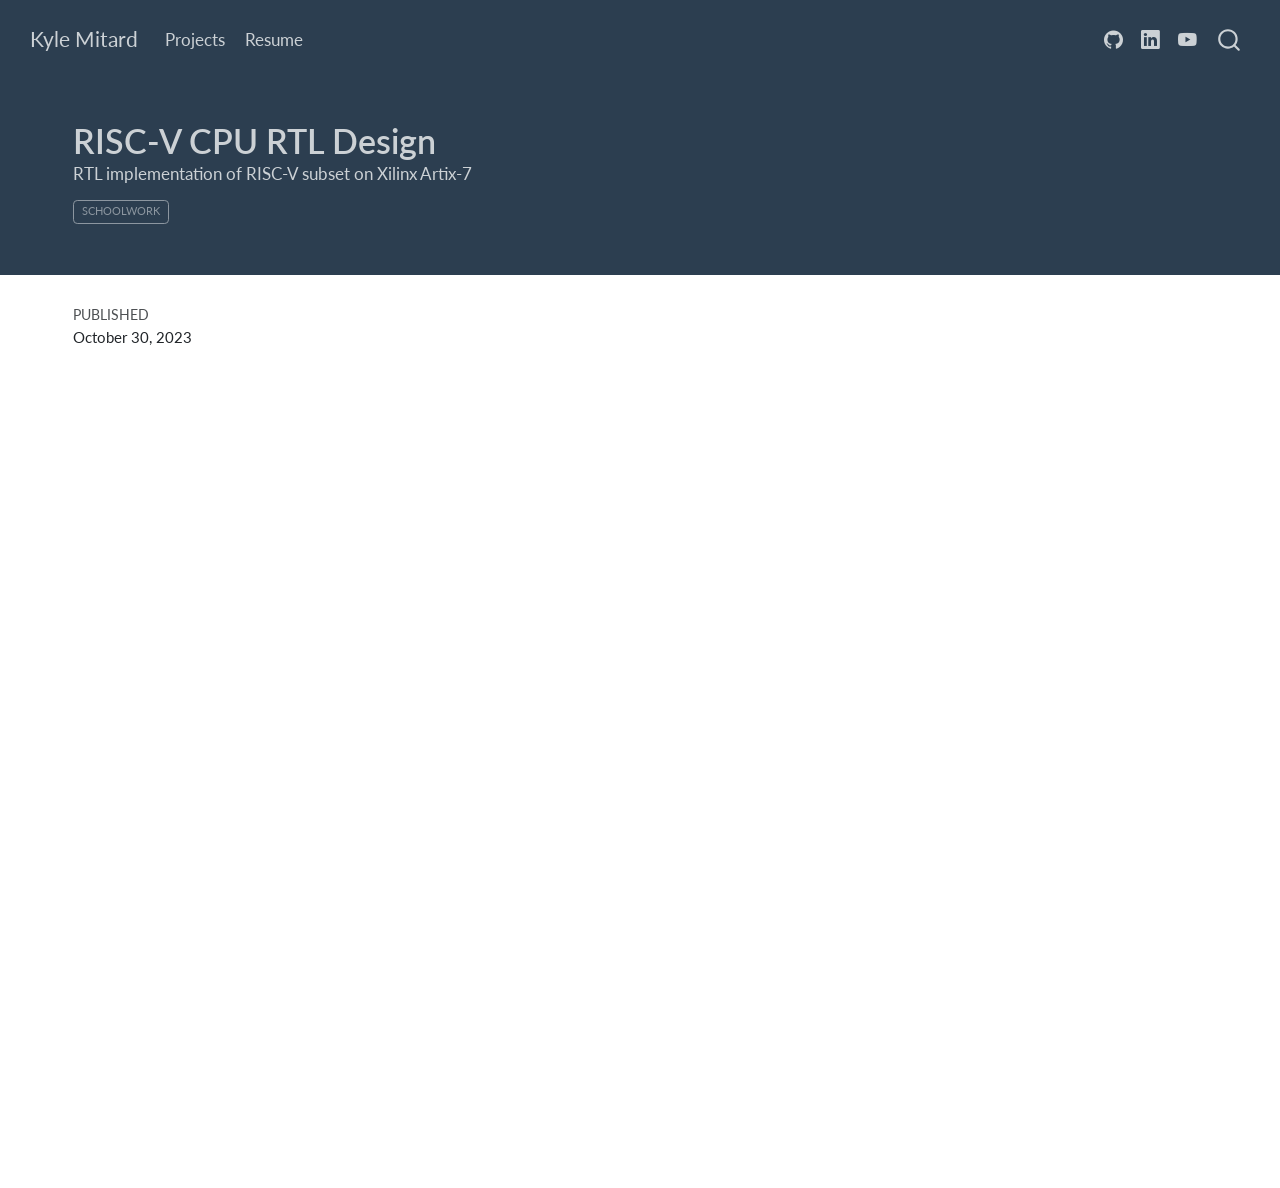
<file: docs/posts/ece505cpu/index.html>
<!DOCTYPE html>
<html xmlns="http://www.w3.org/1999/xhtml" lang="en" xml:lang="en"><head>

<meta charset="utf-8">
<meta name="generator" content="quarto-1.7.32">

<meta name="viewport" content="width=device-width, initial-scale=1.0, user-scalable=yes">

<meta name="dcterms.date" content="2023-10-30">
<meta name="description" content="RTL implementation of RISC-V subset on Xilinx Artix-7">

<title>RISC-V CPU RTL Design – Kyle Mitard</title>
<style>
code{white-space: pre-wrap;}
span.smallcaps{font-variant: small-caps;}
div.columns{display: flex; gap: min(4vw, 1.5em);}
div.column{flex: auto; overflow-x: auto;}
div.hanging-indent{margin-left: 1.5em; text-indent: -1.5em;}
ul.task-list{list-style: none;}
ul.task-list li input[type="checkbox"] {
  width: 0.8em;
  margin: 0 0.8em 0.2em -1em; /* quarto-specific, see https://github.com/quarto-dev/quarto-cli/issues/4556 */ 
  vertical-align: middle;
}
</style>


<script src="../../site_libs/quarto-nav/quarto-nav.js"></script>
<script src="../../site_libs/quarto-nav/headroom.min.js"></script>
<script src="../../site_libs/clipboard/clipboard.min.js"></script>
<script src="../../site_libs/quarto-search/autocomplete.umd.js"></script>
<script src="../../site_libs/quarto-search/fuse.min.js"></script>
<script src="../../site_libs/quarto-search/quarto-search.js"></script>
<meta name="quarto:offset" content="../../">
<script src="../../site_libs/quarto-html/quarto.js" type="module"></script>
<script src="../../site_libs/quarto-html/tabsets/tabsets.js" type="module"></script>
<script src="../../site_libs/quarto-html/popper.min.js"></script>
<script src="../../site_libs/quarto-html/tippy.umd.min.js"></script>
<script src="../../site_libs/quarto-html/anchor.min.js"></script>
<link href="../../site_libs/quarto-html/tippy.css" rel="stylesheet">
<link href="../../site_libs/quarto-html/quarto-syntax-highlighting-37eea08aefeeee20ff55810ff984fec1.css" rel="stylesheet" id="quarto-text-highlighting-styles">
<script src="../../site_libs/bootstrap/bootstrap.min.js"></script>
<link href="../../site_libs/bootstrap/bootstrap-icons.css" rel="stylesheet">
<link href="../../site_libs/bootstrap/bootstrap-dea41eb5020737fcd054cd11cd3b8eb4.min.css" rel="stylesheet" append-hash="true" id="quarto-bootstrap" data-mode="light">
<script id="quarto-search-options" type="application/json">{
  "location": "navbar",
  "copy-button": false,
  "collapse-after": 3,
  "panel-placement": "end",
  "type": "overlay",
  "limit": 50,
  "keyboard-shortcut": [
    "f",
    "/",
    "s"
  ],
  "show-item-context": false,
  "language": {
    "search-no-results-text": "No results",
    "search-matching-documents-text": "matching documents",
    "search-copy-link-title": "Copy link to search",
    "search-hide-matches-text": "Hide additional matches",
    "search-more-match-text": "more match in this document",
    "search-more-matches-text": "more matches in this document",
    "search-clear-button-title": "Clear",
    "search-text-placeholder": "",
    "search-detached-cancel-button-title": "Cancel",
    "search-submit-button-title": "Submit",
    "search-label": "Search"
  }
}</script>


<link rel="stylesheet" href="../../styles.css">
</head>

<body class="nav-fixed quarto-light">

<div id="quarto-search-results"></div>
  <header id="quarto-header" class="headroom fixed-top quarto-banner">
    <nav class="navbar navbar-expand-lg " data-bs-theme="dark">
      <div class="navbar-container container-fluid">
      <div class="navbar-brand-container mx-auto">
    <a class="navbar-brand" href="../../index.html">
    <span class="navbar-title">Kyle Mitard</span>
    </a>
  </div>
            <div id="quarto-search" class="" title="Search"></div>
          <button class="navbar-toggler" type="button" data-bs-toggle="collapse" data-bs-target="#navbarCollapse" aria-controls="navbarCollapse" role="menu" aria-expanded="false" aria-label="Toggle navigation" onclick="if (window.quartoToggleHeadroom) { window.quartoToggleHeadroom(); }">
  <span class="navbar-toggler-icon"></span>
</button>
          <div class="collapse navbar-collapse" id="navbarCollapse">
            <ul class="navbar-nav navbar-nav-scroll me-auto">
  <li class="nav-item">
    <a class="nav-link" href="../../projects.html"> 
<span class="menu-text">Projects</span></a>
  </li>  
  <li class="nav-item">
    <a class="nav-link" href="../../resume.html"> 
<span class="menu-text">Resume</span></a>
  </li>  
</ul>
            <ul class="navbar-nav navbar-nav-scroll ms-auto">
  <li class="nav-item compact">
    <a class="nav-link" href="https://github.com/KyleM32767"> <i class="bi bi-github" role="img">
</i> 
<span class="menu-text"></span></a>
  </li>  
  <li class="nav-item compact">
    <a class="nav-link" href="https://www.linkedin.com/in/kyle-mitard62"> <i class="bi bi-linkedin" role="img">
</i> 
<span class="menu-text"></span></a>
  </li>  
  <li class="nav-item compact">
    <a class="nav-link" href="https://www.youtube.com/channel/UCtGWKR7W_5xtZDwKDi8d-TQ"> <i class="bi bi-youtube" role="img">
</i> 
<span class="menu-text"></span></a>
  </li>  
</ul>
          </div> <!-- /navcollapse -->
            <div class="quarto-navbar-tools">
</div>
      </div> <!-- /container-fluid -->
    </nav>
</header>
<!-- content -->
<header id="title-block-header" class="quarto-title-block default page-columns page-full">
  <div class="quarto-title-banner page-columns page-full">
    <div class="quarto-title column-page">
      <h1 class="title">RISC-V CPU RTL Design</h1>
                  <div>
        <div class="description">
          RTL implementation of RISC-V subset on Xilinx Artix-7
        </div>
      </div>
                          <div class="quarto-categories">
                <div class="quarto-category">Schoolwork</div>
              </div>
                  </div>
  </div>
    
  
  <div class="quarto-title-meta column-page">

      
      <div>
      <div class="quarto-title-meta-heading">Published</div>
      <div class="quarto-title-meta-contents">
        <p class="date">October 30, 2023</p>
      </div>
    </div>
    
      
    </div>
    
  
  </header><div id="quarto-content" class="quarto-container page-columns page-rows-contents page-layout-full page-navbar">
<!-- sidebar -->
<!-- margin-sidebar -->
    
<!-- main -->
<main class="content quarto-banner-title-block column-page" id="quarto-document-content">








</main> <!-- /main -->
<script id="quarto-html-after-body" type="application/javascript">
  window.document.addEventListener("DOMContentLoaded", function (event) {
    const icon = "";
    const anchorJS = new window.AnchorJS();
    anchorJS.options = {
      placement: 'right',
      icon: icon
    };
    anchorJS.add('.anchored');
    const isCodeAnnotation = (el) => {
      for (const clz of el.classList) {
        if (clz.startsWith('code-annotation-')) {                     
          return true;
        }
      }
      return false;
    }
    const onCopySuccess = function(e) {
      // button target
      const button = e.trigger;
      // don't keep focus
      button.blur();
      // flash "checked"
      button.classList.add('code-copy-button-checked');
      var currentTitle = button.getAttribute("title");
      button.setAttribute("title", "Copied!");
      let tooltip;
      if (window.bootstrap) {
        button.setAttribute("data-bs-toggle", "tooltip");
        button.setAttribute("data-bs-placement", "left");
        button.setAttribute("data-bs-title", "Copied!");
        tooltip = new bootstrap.Tooltip(button, 
          { trigger: "manual", 
            customClass: "code-copy-button-tooltip",
            offset: [0, -8]});
        tooltip.show();    
      }
      setTimeout(function() {
        if (tooltip) {
          tooltip.hide();
          button.removeAttribute("data-bs-title");
          button.removeAttribute("data-bs-toggle");
          button.removeAttribute("data-bs-placement");
        }
        button.setAttribute("title", currentTitle);
        button.classList.remove('code-copy-button-checked');
      }, 1000);
      // clear code selection
      e.clearSelection();
    }
    const getTextToCopy = function(trigger) {
        const codeEl = trigger.previousElementSibling.cloneNode(true);
        for (const childEl of codeEl.children) {
          if (isCodeAnnotation(childEl)) {
            childEl.remove();
          }
        }
        return codeEl.innerText;
    }
    const clipboard = new window.ClipboardJS('.code-copy-button:not([data-in-quarto-modal])', {
      text: getTextToCopy
    });
    clipboard.on('success', onCopySuccess);
    if (window.document.getElementById('quarto-embedded-source-code-modal')) {
      const clipboardModal = new window.ClipboardJS('.code-copy-button[data-in-quarto-modal]', {
        text: getTextToCopy,
        container: window.document.getElementById('quarto-embedded-source-code-modal')
      });
      clipboardModal.on('success', onCopySuccess);
    }
      var localhostRegex = new RegExp(/^(?:http|https):\/\/localhost\:?[0-9]*\//);
      var mailtoRegex = new RegExp(/^mailto:/);
        var filterRegex = new RegExp('/' + window.location.host + '/');
      var isInternal = (href) => {
          return filterRegex.test(href) || localhostRegex.test(href) || mailtoRegex.test(href);
      }
      // Inspect non-navigation links and adorn them if external
     var links = window.document.querySelectorAll('a[href]:not(.nav-link):not(.navbar-brand):not(.toc-action):not(.sidebar-link):not(.sidebar-item-toggle):not(.pagination-link):not(.no-external):not([aria-hidden]):not(.dropdown-item):not(.quarto-navigation-tool):not(.about-link)');
      for (var i=0; i<links.length; i++) {
        const link = links[i];
        if (!isInternal(link.href)) {
          // undo the damage that might have been done by quarto-nav.js in the case of
          // links that we want to consider external
          if (link.dataset.originalHref !== undefined) {
            link.href = link.dataset.originalHref;
          }
        }
      }
    function tippyHover(el, contentFn, onTriggerFn, onUntriggerFn) {
      const config = {
        allowHTML: true,
        maxWidth: 500,
        delay: 100,
        arrow: false,
        appendTo: function(el) {
            return el.parentElement;
        },
        interactive: true,
        interactiveBorder: 10,
        theme: 'quarto',
        placement: 'bottom-start',
      };
      if (contentFn) {
        config.content = contentFn;
      }
      if (onTriggerFn) {
        config.onTrigger = onTriggerFn;
      }
      if (onUntriggerFn) {
        config.onUntrigger = onUntriggerFn;
      }
      window.tippy(el, config); 
    }
    const noterefs = window.document.querySelectorAll('a[role="doc-noteref"]');
    for (var i=0; i<noterefs.length; i++) {
      const ref = noterefs[i];
      tippyHover(ref, function() {
        // use id or data attribute instead here
        let href = ref.getAttribute('data-footnote-href') || ref.getAttribute('href');
        try { href = new URL(href).hash; } catch {}
        const id = href.replace(/^#\/?/, "");
        const note = window.document.getElementById(id);
        if (note) {
          return note.innerHTML;
        } else {
          return "";
        }
      });
    }
    const xrefs = window.document.querySelectorAll('a.quarto-xref');
    const processXRef = (id, note) => {
      // Strip column container classes
      const stripColumnClz = (el) => {
        el.classList.remove("page-full", "page-columns");
        if (el.children) {
          for (const child of el.children) {
            stripColumnClz(child);
          }
        }
      }
      stripColumnClz(note)
      if (id === null || id.startsWith('sec-')) {
        // Special case sections, only their first couple elements
        const container = document.createElement("div");
        if (note.children && note.children.length > 2) {
          container.appendChild(note.children[0].cloneNode(true));
          for (let i = 1; i < note.children.length; i++) {
            const child = note.children[i];
            if (child.tagName === "P" && child.innerText === "") {
              continue;
            } else {
              container.appendChild(child.cloneNode(true));
              break;
            }
          }
          if (window.Quarto?.typesetMath) {
            window.Quarto.typesetMath(container);
          }
          return container.innerHTML
        } else {
          if (window.Quarto?.typesetMath) {
            window.Quarto.typesetMath(note);
          }
          return note.innerHTML;
        }
      } else {
        // Remove any anchor links if they are present
        const anchorLink = note.querySelector('a.anchorjs-link');
        if (anchorLink) {
          anchorLink.remove();
        }
        if (window.Quarto?.typesetMath) {
          window.Quarto.typesetMath(note);
        }
        if (note.classList.contains("callout")) {
          return note.outerHTML;
        } else {
          return note.innerHTML;
        }
      }
    }
    for (var i=0; i<xrefs.length; i++) {
      const xref = xrefs[i];
      tippyHover(xref, undefined, function(instance) {
        instance.disable();
        let url = xref.getAttribute('href');
        let hash = undefined; 
        if (url.startsWith('#')) {
          hash = url;
        } else {
          try { hash = new URL(url).hash; } catch {}
        }
        if (hash) {
          const id = hash.replace(/^#\/?/, "");
          const note = window.document.getElementById(id);
          if (note !== null) {
            try {
              const html = processXRef(id, note.cloneNode(true));
              instance.setContent(html);
            } finally {
              instance.enable();
              instance.show();
            }
          } else {
            // See if we can fetch this
            fetch(url.split('#')[0])
            .then(res => res.text())
            .then(html => {
              const parser = new DOMParser();
              const htmlDoc = parser.parseFromString(html, "text/html");
              const note = htmlDoc.getElementById(id);
              if (note !== null) {
                const html = processXRef(id, note);
                instance.setContent(html);
              } 
            }).finally(() => {
              instance.enable();
              instance.show();
            });
          }
        } else {
          // See if we can fetch a full url (with no hash to target)
          // This is a special case and we should probably do some content thinning / targeting
          fetch(url)
          .then(res => res.text())
          .then(html => {
            const parser = new DOMParser();
            const htmlDoc = parser.parseFromString(html, "text/html");
            const note = htmlDoc.querySelector('main.content');
            if (note !== null) {
              // This should only happen for chapter cross references
              // (since there is no id in the URL)
              // remove the first header
              if (note.children.length > 0 && note.children[0].tagName === "HEADER") {
                note.children[0].remove();
              }
              const html = processXRef(null, note);
              instance.setContent(html);
            } 
          }).finally(() => {
            instance.enable();
            instance.show();
          });
        }
      }, function(instance) {
      });
    }
        let selectedAnnoteEl;
        const selectorForAnnotation = ( cell, annotation) => {
          let cellAttr = 'data-code-cell="' + cell + '"';
          let lineAttr = 'data-code-annotation="' +  annotation + '"';
          const selector = 'span[' + cellAttr + '][' + lineAttr + ']';
          return selector;
        }
        const selectCodeLines = (annoteEl) => {
          const doc = window.document;
          const targetCell = annoteEl.getAttribute("data-target-cell");
          const targetAnnotation = annoteEl.getAttribute("data-target-annotation");
          const annoteSpan = window.document.querySelector(selectorForAnnotation(targetCell, targetAnnotation));
          const lines = annoteSpan.getAttribute("data-code-lines").split(",");
          const lineIds = lines.map((line) => {
            return targetCell + "-" + line;
          })
          let top = null;
          let height = null;
          let parent = null;
          if (lineIds.length > 0) {
              //compute the position of the single el (top and bottom and make a div)
              const el = window.document.getElementById(lineIds[0]);
              top = el.offsetTop;
              height = el.offsetHeight;
              parent = el.parentElement.parentElement;
            if (lineIds.length > 1) {
              const lastEl = window.document.getElementById(lineIds[lineIds.length - 1]);
              const bottom = lastEl.offsetTop + lastEl.offsetHeight;
              height = bottom - top;
            }
            if (top !== null && height !== null && parent !== null) {
              // cook up a div (if necessary) and position it 
              let div = window.document.getElementById("code-annotation-line-highlight");
              if (div === null) {
                div = window.document.createElement("div");
                div.setAttribute("id", "code-annotation-line-highlight");
                div.style.position = 'absolute';
                parent.appendChild(div);
              }
              div.style.top = top - 2 + "px";
              div.style.height = height + 4 + "px";
              div.style.left = 0;
              let gutterDiv = window.document.getElementById("code-annotation-line-highlight-gutter");
              if (gutterDiv === null) {
                gutterDiv = window.document.createElement("div");
                gutterDiv.setAttribute("id", "code-annotation-line-highlight-gutter");
                gutterDiv.style.position = 'absolute';
                const codeCell = window.document.getElementById(targetCell);
                const gutter = codeCell.querySelector('.code-annotation-gutter');
                gutter.appendChild(gutterDiv);
              }
              gutterDiv.style.top = top - 2 + "px";
              gutterDiv.style.height = height + 4 + "px";
            }
            selectedAnnoteEl = annoteEl;
          }
        };
        const unselectCodeLines = () => {
          const elementsIds = ["code-annotation-line-highlight", "code-annotation-line-highlight-gutter"];
          elementsIds.forEach((elId) => {
            const div = window.document.getElementById(elId);
            if (div) {
              div.remove();
            }
          });
          selectedAnnoteEl = undefined;
        };
          // Handle positioning of the toggle
      window.addEventListener(
        "resize",
        throttle(() => {
          elRect = undefined;
          if (selectedAnnoteEl) {
            selectCodeLines(selectedAnnoteEl);
          }
        }, 10)
      );
      function throttle(fn, ms) {
      let throttle = false;
      let timer;
        return (...args) => {
          if(!throttle) { // first call gets through
              fn.apply(this, args);
              throttle = true;
          } else { // all the others get throttled
              if(timer) clearTimeout(timer); // cancel #2
              timer = setTimeout(() => {
                fn.apply(this, args);
                timer = throttle = false;
              }, ms);
          }
        };
      }
        // Attach click handler to the DT
        const annoteDls = window.document.querySelectorAll('dt[data-target-cell]');
        for (const annoteDlNode of annoteDls) {
          annoteDlNode.addEventListener('click', (event) => {
            const clickedEl = event.target;
            if (clickedEl !== selectedAnnoteEl) {
              unselectCodeLines();
              const activeEl = window.document.querySelector('dt[data-target-cell].code-annotation-active');
              if (activeEl) {
                activeEl.classList.remove('code-annotation-active');
              }
              selectCodeLines(clickedEl);
              clickedEl.classList.add('code-annotation-active');
            } else {
              // Unselect the line
              unselectCodeLines();
              clickedEl.classList.remove('code-annotation-active');
            }
          });
        }
    const findCites = (el) => {
      const parentEl = el.parentElement;
      if (parentEl) {
        const cites = parentEl.dataset.cites;
        if (cites) {
          return {
            el,
            cites: cites.split(' ')
          };
        } else {
          return findCites(el.parentElement)
        }
      } else {
        return undefined;
      }
    };
    var bibliorefs = window.document.querySelectorAll('a[role="doc-biblioref"]');
    for (var i=0; i<bibliorefs.length; i++) {
      const ref = bibliorefs[i];
      const citeInfo = findCites(ref);
      if (citeInfo) {
        tippyHover(citeInfo.el, function() {
          var popup = window.document.createElement('div');
          citeInfo.cites.forEach(function(cite) {
            var citeDiv = window.document.createElement('div');
            citeDiv.classList.add('hanging-indent');
            citeDiv.classList.add('csl-entry');
            var biblioDiv = window.document.getElementById('ref-' + cite);
            if (biblioDiv) {
              citeDiv.innerHTML = biblioDiv.innerHTML;
            }
            popup.appendChild(citeDiv);
          });
          return popup.innerHTML;
        });
      }
    }
  });
  </script>
</div> <!-- /content -->




</body></html>
</file>
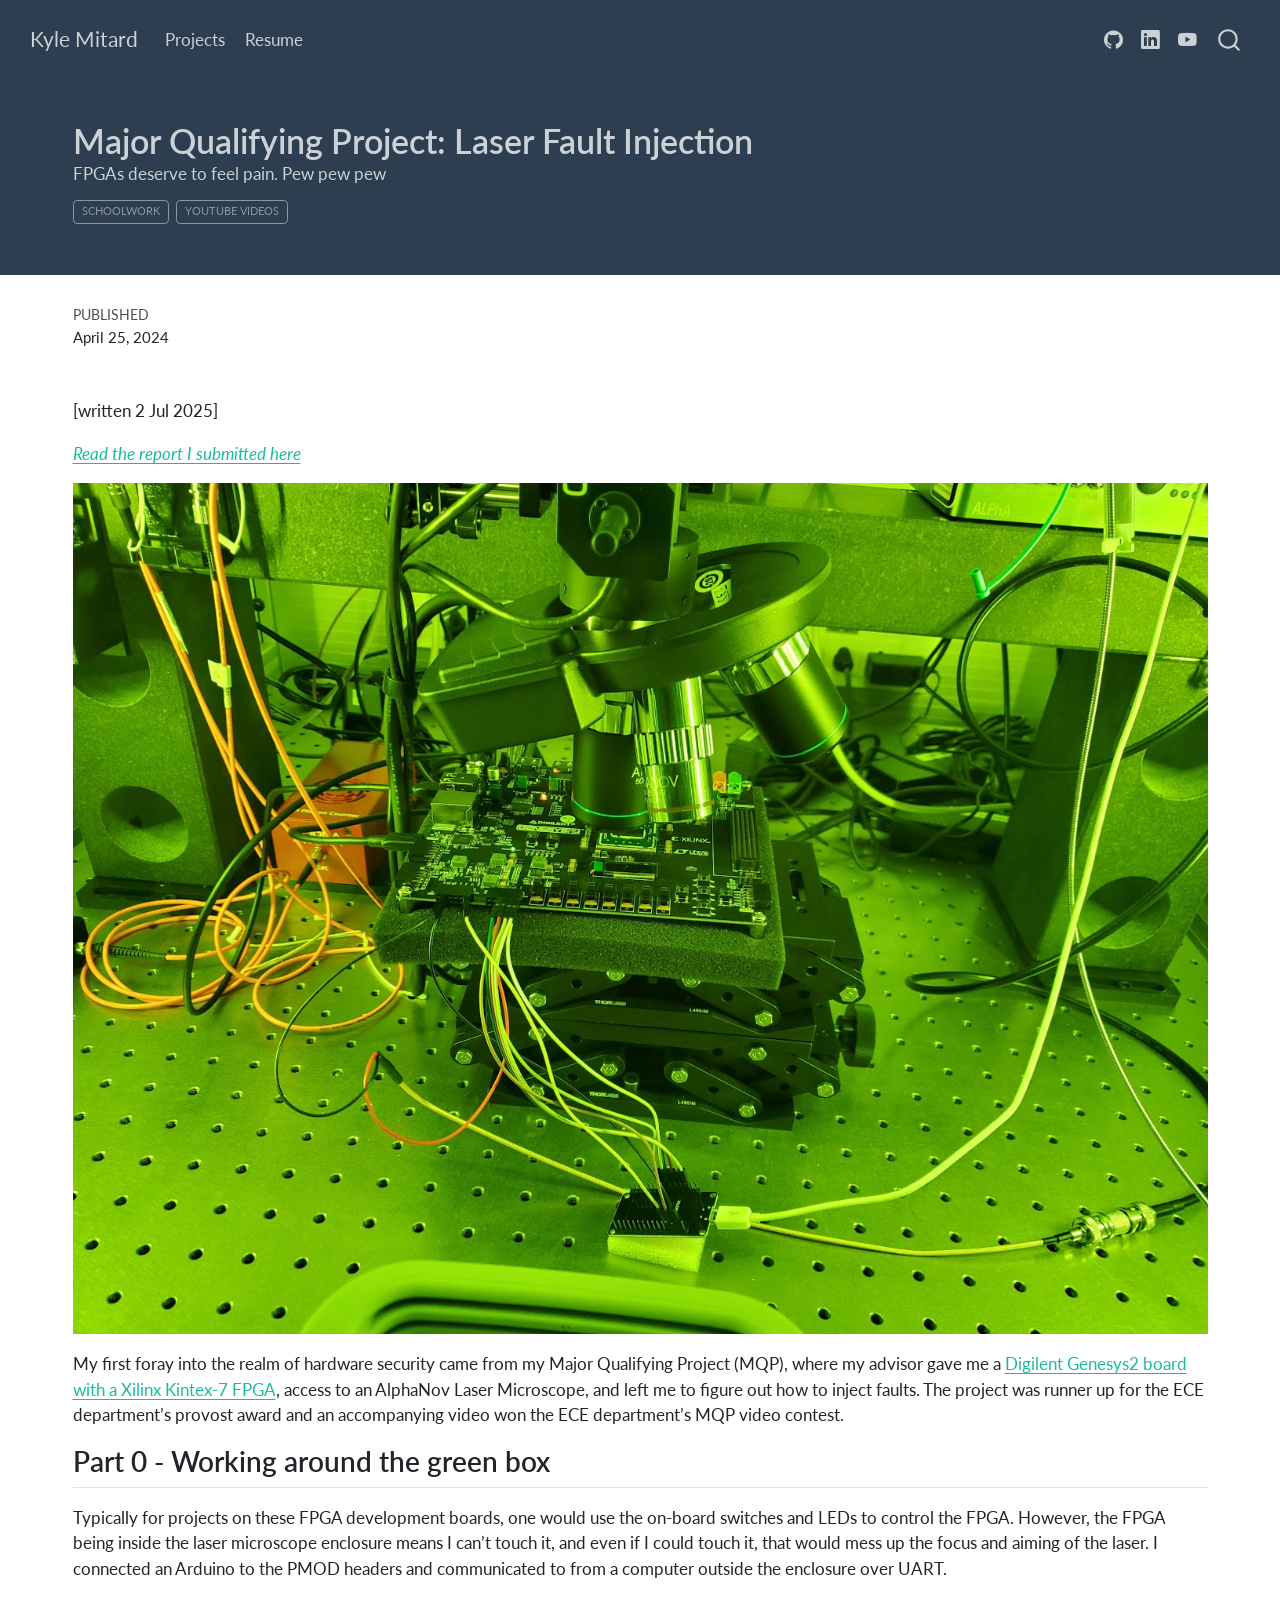
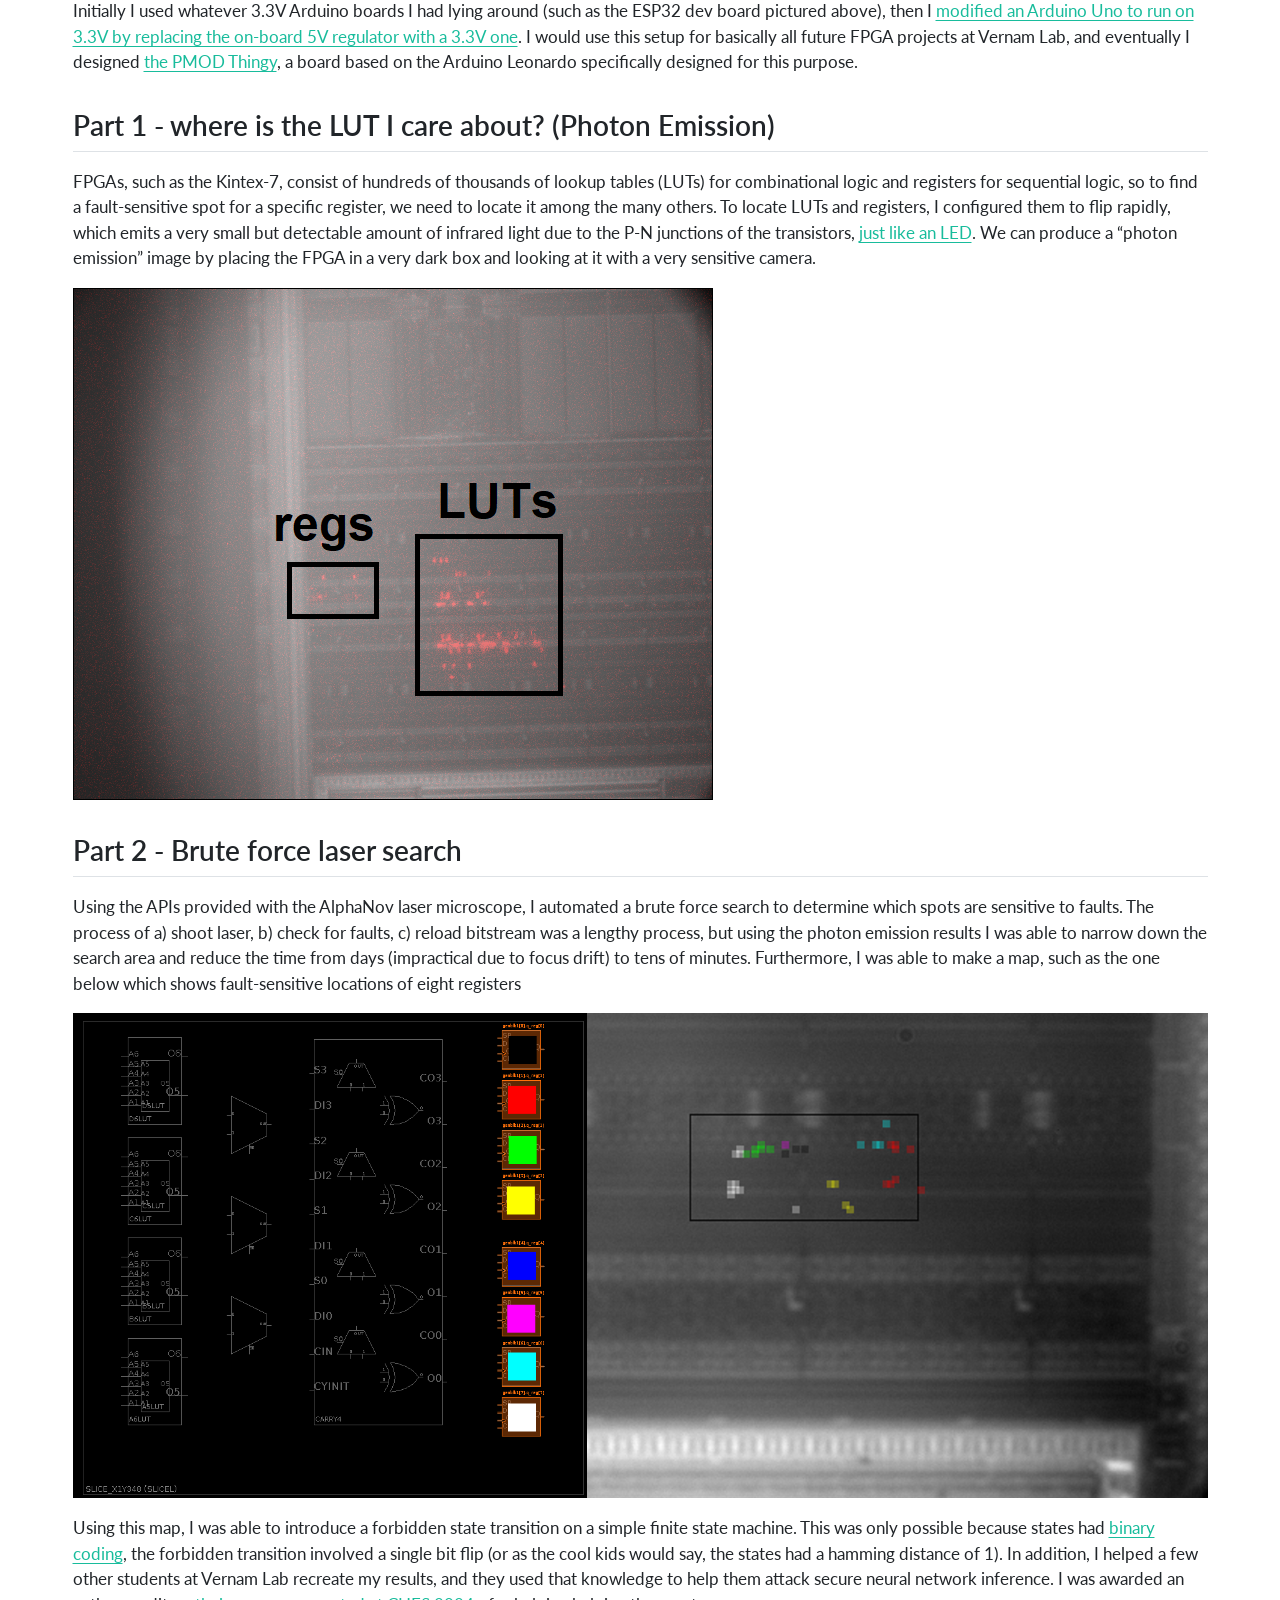
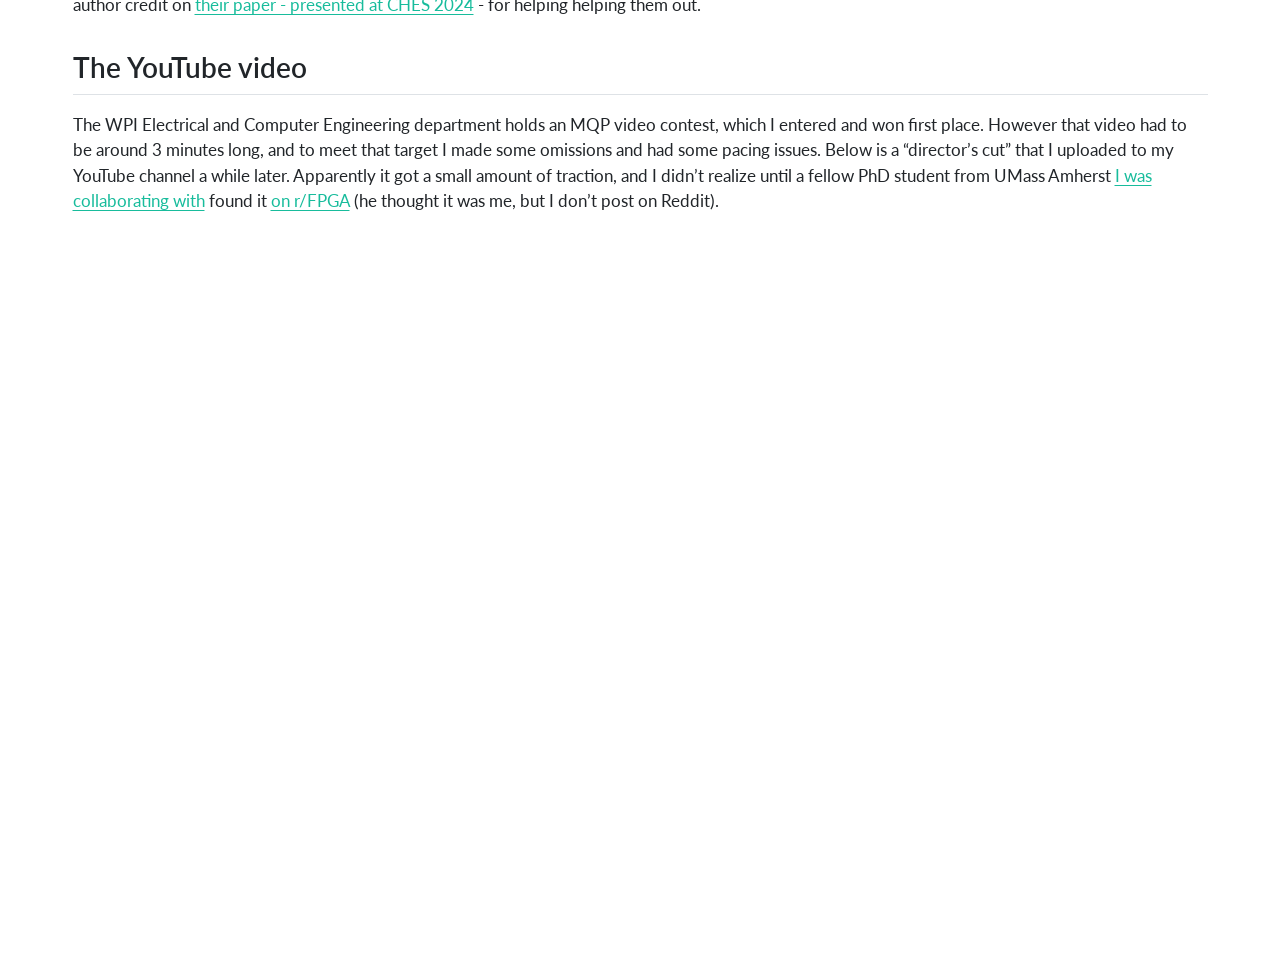
<file: docs/posts/lfi_mqp/index.html>
<!DOCTYPE html>
<html xmlns="http://www.w3.org/1999/xhtml" lang="en" xml:lang="en"><head>

<meta charset="utf-8">
<meta name="generator" content="quarto-1.7.32">

<meta name="viewport" content="width=device-width, initial-scale=1.0, user-scalable=yes">

<meta name="dcterms.date" content="2024-04-25">
<meta name="description" content="FPGAs deserve to feel pain. Pew pew pew">

<title>Major Qualifying Project: Laser Fault Injection – Kyle Mitard</title>
<style>
code{white-space: pre-wrap;}
span.smallcaps{font-variant: small-caps;}
div.columns{display: flex; gap: min(4vw, 1.5em);}
div.column{flex: auto; overflow-x: auto;}
div.hanging-indent{margin-left: 1.5em; text-indent: -1.5em;}
ul.task-list{list-style: none;}
ul.task-list li input[type="checkbox"] {
  width: 0.8em;
  margin: 0 0.8em 0.2em -1em; /* quarto-specific, see https://github.com/quarto-dev/quarto-cli/issues/4556 */ 
  vertical-align: middle;
}
</style>


<script src="../../site_libs/quarto-nav/quarto-nav.js"></script>
<script src="../../site_libs/quarto-nav/headroom.min.js"></script>
<script src="../../site_libs/clipboard/clipboard.min.js"></script>
<script src="../../site_libs/quarto-search/autocomplete.umd.js"></script>
<script src="../../site_libs/quarto-search/fuse.min.js"></script>
<script src="../../site_libs/quarto-search/quarto-search.js"></script>
<meta name="quarto:offset" content="../../">
<script src="../../site_libs/quarto-html/quarto.js" type="module"></script>
<script src="../../site_libs/quarto-html/tabsets/tabsets.js" type="module"></script>
<script src="../../site_libs/quarto-html/popper.min.js"></script>
<script src="../../site_libs/quarto-html/tippy.umd.min.js"></script>
<script src="../../site_libs/quarto-html/anchor.min.js"></script>
<link href="../../site_libs/quarto-html/tippy.css" rel="stylesheet">
<link href="../../site_libs/quarto-html/quarto-syntax-highlighting-37eea08aefeeee20ff55810ff984fec1.css" rel="stylesheet" id="quarto-text-highlighting-styles">
<script src="../../site_libs/bootstrap/bootstrap.min.js"></script>
<link href="../../site_libs/bootstrap/bootstrap-icons.css" rel="stylesheet">
<link href="../../site_libs/bootstrap/bootstrap-dea41eb5020737fcd054cd11cd3b8eb4.min.css" rel="stylesheet" append-hash="true" id="quarto-bootstrap" data-mode="light">
<script id="quarto-search-options" type="application/json">{
  "location": "navbar",
  "copy-button": false,
  "collapse-after": 3,
  "panel-placement": "end",
  "type": "overlay",
  "limit": 50,
  "keyboard-shortcut": [
    "f",
    "/",
    "s"
  ],
  "show-item-context": false,
  "language": {
    "search-no-results-text": "No results",
    "search-matching-documents-text": "matching documents",
    "search-copy-link-title": "Copy link to search",
    "search-hide-matches-text": "Hide additional matches",
    "search-more-match-text": "more match in this document",
    "search-more-matches-text": "more matches in this document",
    "search-clear-button-title": "Clear",
    "search-text-placeholder": "",
    "search-detached-cancel-button-title": "Cancel",
    "search-submit-button-title": "Submit",
    "search-label": "Search"
  }
}</script>


<link rel="stylesheet" href="../../styles.css">
</head>

<body class="nav-fixed quarto-light">

<div id="quarto-search-results"></div>
  <header id="quarto-header" class="headroom fixed-top quarto-banner">
    <nav class="navbar navbar-expand-lg " data-bs-theme="dark">
      <div class="navbar-container container-fluid">
      <div class="navbar-brand-container mx-auto">
    <a class="navbar-brand" href="../../index.html">
    <span class="navbar-title">Kyle Mitard</span>
    </a>
  </div>
            <div id="quarto-search" class="" title="Search"></div>
          <button class="navbar-toggler" type="button" data-bs-toggle="collapse" data-bs-target="#navbarCollapse" aria-controls="navbarCollapse" role="menu" aria-expanded="false" aria-label="Toggle navigation" onclick="if (window.quartoToggleHeadroom) { window.quartoToggleHeadroom(); }">
  <span class="navbar-toggler-icon"></span>
</button>
          <div class="collapse navbar-collapse" id="navbarCollapse">
            <ul class="navbar-nav navbar-nav-scroll me-auto">
  <li class="nav-item">
    <a class="nav-link" href="../../projects.html"> 
<span class="menu-text">Projects</span></a>
  </li>  
  <li class="nav-item">
    <a class="nav-link" href="../../resume.html"> 
<span class="menu-text">Resume</span></a>
  </li>  
</ul>
            <ul class="navbar-nav navbar-nav-scroll ms-auto">
  <li class="nav-item compact">
    <a class="nav-link" href="https://github.com/KyleM32767"> <i class="bi bi-github" role="img">
</i> 
<span class="menu-text"></span></a>
  </li>  
  <li class="nav-item compact">
    <a class="nav-link" href="https://www.linkedin.com/in/kyle-mitard62"> <i class="bi bi-linkedin" role="img">
</i> 
<span class="menu-text"></span></a>
  </li>  
  <li class="nav-item compact">
    <a class="nav-link" href="https://www.youtube.com/channel/UCtGWKR7W_5xtZDwKDi8d-TQ"> <i class="bi bi-youtube" role="img">
</i> 
<span class="menu-text"></span></a>
  </li>  
</ul>
          </div> <!-- /navcollapse -->
            <div class="quarto-navbar-tools">
</div>
      </div> <!-- /container-fluid -->
    </nav>
</header>
<!-- content -->
<header id="title-block-header" class="quarto-title-block default page-columns page-full">
  <div class="quarto-title-banner page-columns page-full">
    <div class="quarto-title column-page">
      <h1 class="title">Major Qualifying Project: Laser Fault Injection</h1>
                  <div>
        <div class="description">
          FPGAs deserve to feel pain. Pew pew pew
        </div>
      </div>
                          <div class="quarto-categories">
                <div class="quarto-category">Schoolwork</div>
                <div class="quarto-category">YouTube Videos</div>
              </div>
                  </div>
  </div>
    
  
  <div class="quarto-title-meta column-page">

      
      <div>
      <div class="quarto-title-meta-heading">Published</div>
      <div class="quarto-title-meta-contents">
        <p class="date">April 25, 2024</p>
      </div>
    </div>
    
      
    </div>
    
  
  </header><div id="quarto-content" class="quarto-container page-columns page-rows-contents page-layout-full page-navbar">
<!-- sidebar -->
<!-- margin-sidebar -->
    
<!-- main -->
<main class="content quarto-banner-title-block column-page" id="quarto-document-content">





<p>[written 2 Jul 2025]</p>
<p><strong><em><a href="https://digital.wpi.edu/concern/student_works/1v53k1455">Read the report I submitted here</a></em></strong></p>
<p><img src="thumbnail.jpg" class="img-fluid"></p>
<p>My first foray into the realm of hardware security came from my Major Qualifying Project (MQP), where my advisor gave me a <a href="https://digilent.com/reference/programmable-logic/genesys-2/start">Digilent Genesys2 board with a Xilinx Kintex-7 FPGA</a>, access to an AlphaNov Laser Microscope, and left me to figure out how to inject faults. The project was runner up for the ECE department’s provost award and an accompanying video won the ECE department’s MQP video contest.</p>
<section id="part-0---working-around-the-green-box" class="level2">
<h2 class="anchored" data-anchor-id="part-0---working-around-the-green-box">Part 0 - Working around the green box</h2>
<p>Typically for projects on these FPGA development boards, one would use the on-board switches and LEDs to control the FPGA. However, the FPGA being inside the laser microscope enclosure means I can’t touch it, and even if I could touch it, that would mess up the focus and aiming of the laser. I connected an Arduino to the PMOD headers and communicated to from a computer outside the enclosure over UART.</p>
<p>Initially I used whatever 3.3V Arduino boards I had lying around (such as the ESP32 dev board pictured above), then I <a href="https://learn.adafruit.com/arduino-tips-tricks-and-techniques/3-3v-conversion">modified an Arduino Uno to run on 3.3V by replacing the on-board 5V regulator with a 3.3V one</a>. I would use this setup for basically all future FPGA projects at Vernam Lab, and eventually I designed <a href="../../posts/pmodthingy/index.html">the PMOD Thingy</a>, a board based on the Arduino Leonardo specifically designed for this purpose.</p>
</section>
<section id="part-1---where-is-the-lut-i-care-about-photon-emission" class="level2">
<h2 class="anchored" data-anchor-id="part-1---where-is-the-lut-i-care-about-photon-emission">Part 1 - where is the LUT I care about? (Photon Emission)</h2>
<p>FPGAs, such as the Kintex-7, consist of hundreds of thousands of lookup tables (LUTs) for combinational logic and registers for sequential logic, so to find a fault-sensitive spot for a specific register, we need to locate it among the many others. To locate LUTs and registers, I configured them to flip rapidly, which emits a very small but detectable amount of infrared light due to the P-N junctions of the transistors, <a href="https://en.wikipedia.org/wiki/Light-emitting_diode_physics">just like an LED</a>. We can produce a “photon emission” image by placing the FPGA in a very dark box and looking at it with a very sensitive camera.</p>
<p><img src="photonemission.png" class="img-fluid"></p>
</section>
<section id="part-2---brute-force-laser-search" class="level2">
<h2 class="anchored" data-anchor-id="part-2---brute-force-laser-search">Part 2 - Brute force laser search</h2>
<p>Using the APIs provided with the AlphaNov laser microscope, I automated a brute force search to determine which spots are sensitive to faults. The process of a) shoot laser, b) check for faults, c) reload bitstream was a lengthy process, but using the photon emission results I was able to narrow down the search area and reduce the time from days (impractical due to focus drift) to tens of minutes. Furthermore, I was able to make a map, such as the one below which shows fault-sensitive locations of eight registers</p>
<p><img src="regfaults.png" class="img-fluid"></p>
<p>Using this map, I was able to introduce a forbidden state transition on a simple finite state machine. This was only possible because states had <a href="https://www.allaboutcircuits.com/technical-articles/comparing-binary-gray-one-hot-encoding/">binary coding</a>, the forbidden transition involved a single bit flip (or as the cool kids would say, the states had a hamming distance of 1). In addition, I helped a few other students at Vernam Lab recreate my results, and they used that knowledge to help them attack secure neural network inference. I was awarded an author credit on <a href="https://ieeexplore.ieee.org/abstract/document/10737877">their paper - presented at CHES 2024</a> - for helping helping them out.</p>
</section>
<section id="the-youtube-video" class="level2">
<h2 class="anchored" data-anchor-id="the-youtube-video">The YouTube video</h2>
<p>The WPI Electrical and Computer Engineering department holds an MQP video contest, which I entered and won first place. However that video had to be around 3 minutes long, and to meet that target I made some omissions and had some pacing issues. Below is a “director’s cut” that I uploaded to my YouTube channel a while later. Apparently it got a small amount of traction, and I didn’t realize until a fellow PhD student from UMass Amherst <a href="https://ieeexplore.ieee.org/abstract/document/10766718">I was collaborating with</a> found it <a href="https://www.reddit.com/r/FPGA/comments/18hets4/hacking_a_fpga_using_a_laser/">on r/FPGA</a> (he thought it was me, but I don’t post on Reddit).</p>
<div class="quarto-video ratio ratio-16x9"><iframe data-external="1" src="https://www.youtube.com/embed/nYWkGSmvSeY" title="" frameborder="0" allow="accelerometer; autoplay; clipboard-write; encrypted-media; gyroscope; picture-in-picture" allowfullscreen=""></iframe></div>


</section>

</main> <!-- /main -->
<script id="quarto-html-after-body" type="application/javascript">
  window.document.addEventListener("DOMContentLoaded", function (event) {
    const icon = "";
    const anchorJS = new window.AnchorJS();
    anchorJS.options = {
      placement: 'right',
      icon: icon
    };
    anchorJS.add('.anchored');
    const isCodeAnnotation = (el) => {
      for (const clz of el.classList) {
        if (clz.startsWith('code-annotation-')) {                     
          return true;
        }
      }
      return false;
    }
    const onCopySuccess = function(e) {
      // button target
      const button = e.trigger;
      // don't keep focus
      button.blur();
      // flash "checked"
      button.classList.add('code-copy-button-checked');
      var currentTitle = button.getAttribute("title");
      button.setAttribute("title", "Copied!");
      let tooltip;
      if (window.bootstrap) {
        button.setAttribute("data-bs-toggle", "tooltip");
        button.setAttribute("data-bs-placement", "left");
        button.setAttribute("data-bs-title", "Copied!");
        tooltip = new bootstrap.Tooltip(button, 
          { trigger: "manual", 
            customClass: "code-copy-button-tooltip",
            offset: [0, -8]});
        tooltip.show();    
      }
      setTimeout(function() {
        if (tooltip) {
          tooltip.hide();
          button.removeAttribute("data-bs-title");
          button.removeAttribute("data-bs-toggle");
          button.removeAttribute("data-bs-placement");
        }
        button.setAttribute("title", currentTitle);
        button.classList.remove('code-copy-button-checked');
      }, 1000);
      // clear code selection
      e.clearSelection();
    }
    const getTextToCopy = function(trigger) {
        const codeEl = trigger.previousElementSibling.cloneNode(true);
        for (const childEl of codeEl.children) {
          if (isCodeAnnotation(childEl)) {
            childEl.remove();
          }
        }
        return codeEl.innerText;
    }
    const clipboard = new window.ClipboardJS('.code-copy-button:not([data-in-quarto-modal])', {
      text: getTextToCopy
    });
    clipboard.on('success', onCopySuccess);
    if (window.document.getElementById('quarto-embedded-source-code-modal')) {
      const clipboardModal = new window.ClipboardJS('.code-copy-button[data-in-quarto-modal]', {
        text: getTextToCopy,
        container: window.document.getElementById('quarto-embedded-source-code-modal')
      });
      clipboardModal.on('success', onCopySuccess);
    }
      var localhostRegex = new RegExp(/^(?:http|https):\/\/localhost\:?[0-9]*\//);
      var mailtoRegex = new RegExp(/^mailto:/);
        var filterRegex = new RegExp('/' + window.location.host + '/');
      var isInternal = (href) => {
          return filterRegex.test(href) || localhostRegex.test(href) || mailtoRegex.test(href);
      }
      // Inspect non-navigation links and adorn them if external
     var links = window.document.querySelectorAll('a[href]:not(.nav-link):not(.navbar-brand):not(.toc-action):not(.sidebar-link):not(.sidebar-item-toggle):not(.pagination-link):not(.no-external):not([aria-hidden]):not(.dropdown-item):not(.quarto-navigation-tool):not(.about-link)');
      for (var i=0; i<links.length; i++) {
        const link = links[i];
        if (!isInternal(link.href)) {
          // undo the damage that might have been done by quarto-nav.js in the case of
          // links that we want to consider external
          if (link.dataset.originalHref !== undefined) {
            link.href = link.dataset.originalHref;
          }
        }
      }
    function tippyHover(el, contentFn, onTriggerFn, onUntriggerFn) {
      const config = {
        allowHTML: true,
        maxWidth: 500,
        delay: 100,
        arrow: false,
        appendTo: function(el) {
            return el.parentElement;
        },
        interactive: true,
        interactiveBorder: 10,
        theme: 'quarto',
        placement: 'bottom-start',
      };
      if (contentFn) {
        config.content = contentFn;
      }
      if (onTriggerFn) {
        config.onTrigger = onTriggerFn;
      }
      if (onUntriggerFn) {
        config.onUntrigger = onUntriggerFn;
      }
      window.tippy(el, config); 
    }
    const noterefs = window.document.querySelectorAll('a[role="doc-noteref"]');
    for (var i=0; i<noterefs.length; i++) {
      const ref = noterefs[i];
      tippyHover(ref, function() {
        // use id or data attribute instead here
        let href = ref.getAttribute('data-footnote-href') || ref.getAttribute('href');
        try { href = new URL(href).hash; } catch {}
        const id = href.replace(/^#\/?/, "");
        const note = window.document.getElementById(id);
        if (note) {
          return note.innerHTML;
        } else {
          return "";
        }
      });
    }
    const xrefs = window.document.querySelectorAll('a.quarto-xref');
    const processXRef = (id, note) => {
      // Strip column container classes
      const stripColumnClz = (el) => {
        el.classList.remove("page-full", "page-columns");
        if (el.children) {
          for (const child of el.children) {
            stripColumnClz(child);
          }
        }
      }
      stripColumnClz(note)
      if (id === null || id.startsWith('sec-')) {
        // Special case sections, only their first couple elements
        const container = document.createElement("div");
        if (note.children && note.children.length > 2) {
          container.appendChild(note.children[0].cloneNode(true));
          for (let i = 1; i < note.children.length; i++) {
            const child = note.children[i];
            if (child.tagName === "P" && child.innerText === "") {
              continue;
            } else {
              container.appendChild(child.cloneNode(true));
              break;
            }
          }
          if (window.Quarto?.typesetMath) {
            window.Quarto.typesetMath(container);
          }
          return container.innerHTML
        } else {
          if (window.Quarto?.typesetMath) {
            window.Quarto.typesetMath(note);
          }
          return note.innerHTML;
        }
      } else {
        // Remove any anchor links if they are present
        const anchorLink = note.querySelector('a.anchorjs-link');
        if (anchorLink) {
          anchorLink.remove();
        }
        if (window.Quarto?.typesetMath) {
          window.Quarto.typesetMath(note);
        }
        if (note.classList.contains("callout")) {
          return note.outerHTML;
        } else {
          return note.innerHTML;
        }
      }
    }
    for (var i=0; i<xrefs.length; i++) {
      const xref = xrefs[i];
      tippyHover(xref, undefined, function(instance) {
        instance.disable();
        let url = xref.getAttribute('href');
        let hash = undefined; 
        if (url.startsWith('#')) {
          hash = url;
        } else {
          try { hash = new URL(url).hash; } catch {}
        }
        if (hash) {
          const id = hash.replace(/^#\/?/, "");
          const note = window.document.getElementById(id);
          if (note !== null) {
            try {
              const html = processXRef(id, note.cloneNode(true));
              instance.setContent(html);
            } finally {
              instance.enable();
              instance.show();
            }
          } else {
            // See if we can fetch this
            fetch(url.split('#')[0])
            .then(res => res.text())
            .then(html => {
              const parser = new DOMParser();
              const htmlDoc = parser.parseFromString(html, "text/html");
              const note = htmlDoc.getElementById(id);
              if (note !== null) {
                const html = processXRef(id, note);
                instance.setContent(html);
              } 
            }).finally(() => {
              instance.enable();
              instance.show();
            });
          }
        } else {
          // See if we can fetch a full url (with no hash to target)
          // This is a special case and we should probably do some content thinning / targeting
          fetch(url)
          .then(res => res.text())
          .then(html => {
            const parser = new DOMParser();
            const htmlDoc = parser.parseFromString(html, "text/html");
            const note = htmlDoc.querySelector('main.content');
            if (note !== null) {
              // This should only happen for chapter cross references
              // (since there is no id in the URL)
              // remove the first header
              if (note.children.length > 0 && note.children[0].tagName === "HEADER") {
                note.children[0].remove();
              }
              const html = processXRef(null, note);
              instance.setContent(html);
            } 
          }).finally(() => {
            instance.enable();
            instance.show();
          });
        }
      }, function(instance) {
      });
    }
        let selectedAnnoteEl;
        const selectorForAnnotation = ( cell, annotation) => {
          let cellAttr = 'data-code-cell="' + cell + '"';
          let lineAttr = 'data-code-annotation="' +  annotation + '"';
          const selector = 'span[' + cellAttr + '][' + lineAttr + ']';
          return selector;
        }
        const selectCodeLines = (annoteEl) => {
          const doc = window.document;
          const targetCell = annoteEl.getAttribute("data-target-cell");
          const targetAnnotation = annoteEl.getAttribute("data-target-annotation");
          const annoteSpan = window.document.querySelector(selectorForAnnotation(targetCell, targetAnnotation));
          const lines = annoteSpan.getAttribute("data-code-lines").split(",");
          const lineIds = lines.map((line) => {
            return targetCell + "-" + line;
          })
          let top = null;
          let height = null;
          let parent = null;
          if (lineIds.length > 0) {
              //compute the position of the single el (top and bottom and make a div)
              const el = window.document.getElementById(lineIds[0]);
              top = el.offsetTop;
              height = el.offsetHeight;
              parent = el.parentElement.parentElement;
            if (lineIds.length > 1) {
              const lastEl = window.document.getElementById(lineIds[lineIds.length - 1]);
              const bottom = lastEl.offsetTop + lastEl.offsetHeight;
              height = bottom - top;
            }
            if (top !== null && height !== null && parent !== null) {
              // cook up a div (if necessary) and position it 
              let div = window.document.getElementById("code-annotation-line-highlight");
              if (div === null) {
                div = window.document.createElement("div");
                div.setAttribute("id", "code-annotation-line-highlight");
                div.style.position = 'absolute';
                parent.appendChild(div);
              }
              div.style.top = top - 2 + "px";
              div.style.height = height + 4 + "px";
              div.style.left = 0;
              let gutterDiv = window.document.getElementById("code-annotation-line-highlight-gutter");
              if (gutterDiv === null) {
                gutterDiv = window.document.createElement("div");
                gutterDiv.setAttribute("id", "code-annotation-line-highlight-gutter");
                gutterDiv.style.position = 'absolute';
                const codeCell = window.document.getElementById(targetCell);
                const gutter = codeCell.querySelector('.code-annotation-gutter');
                gutter.appendChild(gutterDiv);
              }
              gutterDiv.style.top = top - 2 + "px";
              gutterDiv.style.height = height + 4 + "px";
            }
            selectedAnnoteEl = annoteEl;
          }
        };
        const unselectCodeLines = () => {
          const elementsIds = ["code-annotation-line-highlight", "code-annotation-line-highlight-gutter"];
          elementsIds.forEach((elId) => {
            const div = window.document.getElementById(elId);
            if (div) {
              div.remove();
            }
          });
          selectedAnnoteEl = undefined;
        };
          // Handle positioning of the toggle
      window.addEventListener(
        "resize",
        throttle(() => {
          elRect = undefined;
          if (selectedAnnoteEl) {
            selectCodeLines(selectedAnnoteEl);
          }
        }, 10)
      );
      function throttle(fn, ms) {
      let throttle = false;
      let timer;
        return (...args) => {
          if(!throttle) { // first call gets through
              fn.apply(this, args);
              throttle = true;
          } else { // all the others get throttled
              if(timer) clearTimeout(timer); // cancel #2
              timer = setTimeout(() => {
                fn.apply(this, args);
                timer = throttle = false;
              }, ms);
          }
        };
      }
        // Attach click handler to the DT
        const annoteDls = window.document.querySelectorAll('dt[data-target-cell]');
        for (const annoteDlNode of annoteDls) {
          annoteDlNode.addEventListener('click', (event) => {
            const clickedEl = event.target;
            if (clickedEl !== selectedAnnoteEl) {
              unselectCodeLines();
              const activeEl = window.document.querySelector('dt[data-target-cell].code-annotation-active');
              if (activeEl) {
                activeEl.classList.remove('code-annotation-active');
              }
              selectCodeLines(clickedEl);
              clickedEl.classList.add('code-annotation-active');
            } else {
              // Unselect the line
              unselectCodeLines();
              clickedEl.classList.remove('code-annotation-active');
            }
          });
        }
    const findCites = (el) => {
      const parentEl = el.parentElement;
      if (parentEl) {
        const cites = parentEl.dataset.cites;
        if (cites) {
          return {
            el,
            cites: cites.split(' ')
          };
        } else {
          return findCites(el.parentElement)
        }
      } else {
        return undefined;
      }
    };
    var bibliorefs = window.document.querySelectorAll('a[role="doc-biblioref"]');
    for (var i=0; i<bibliorefs.length; i++) {
      const ref = bibliorefs[i];
      const citeInfo = findCites(ref);
      if (citeInfo) {
        tippyHover(citeInfo.el, function() {
          var popup = window.document.createElement('div');
          citeInfo.cites.forEach(function(cite) {
            var citeDiv = window.document.createElement('div');
            citeDiv.classList.add('hanging-indent');
            citeDiv.classList.add('csl-entry');
            var biblioDiv = window.document.getElementById('ref-' + cite);
            if (biblioDiv) {
              citeDiv.innerHTML = biblioDiv.innerHTML;
            }
            popup.appendChild(citeDiv);
          });
          return popup.innerHTML;
        });
      }
    }
  });
  </script>
</div> <!-- /content -->




</body></html>
</file>
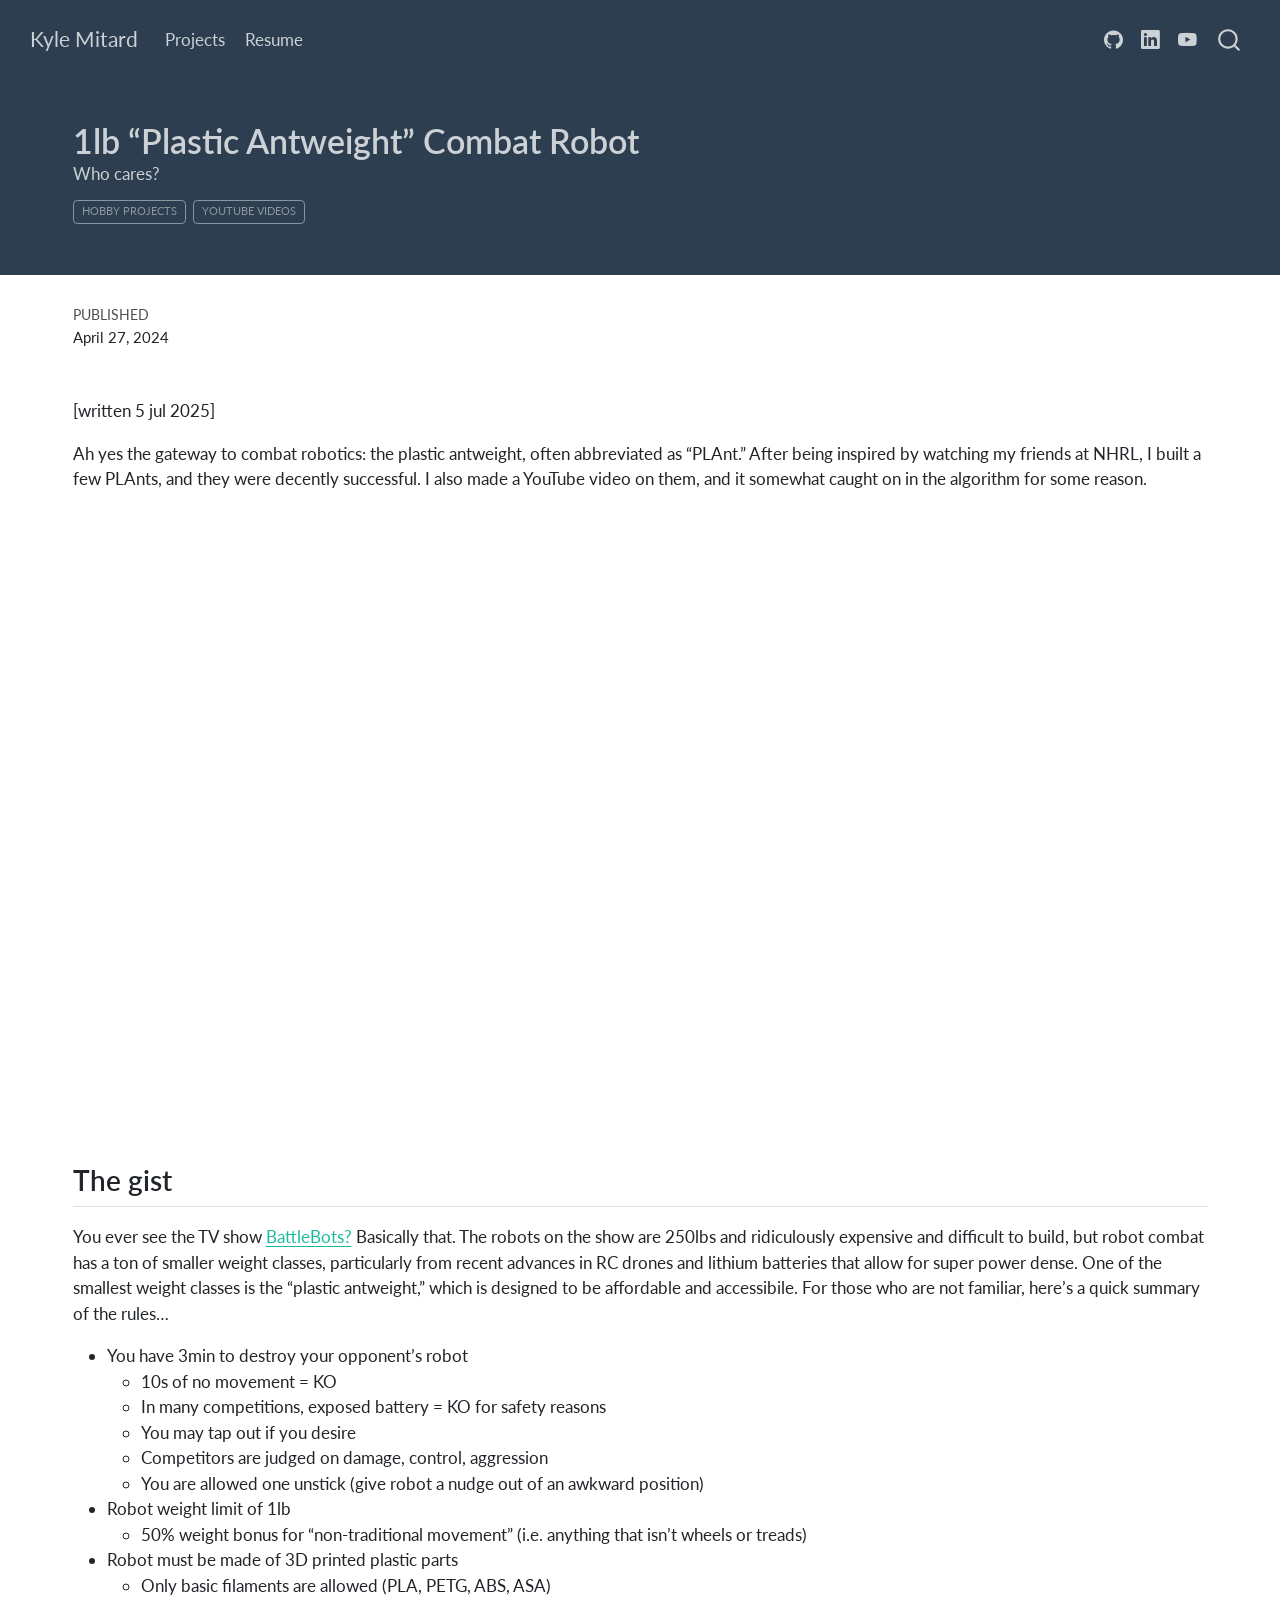
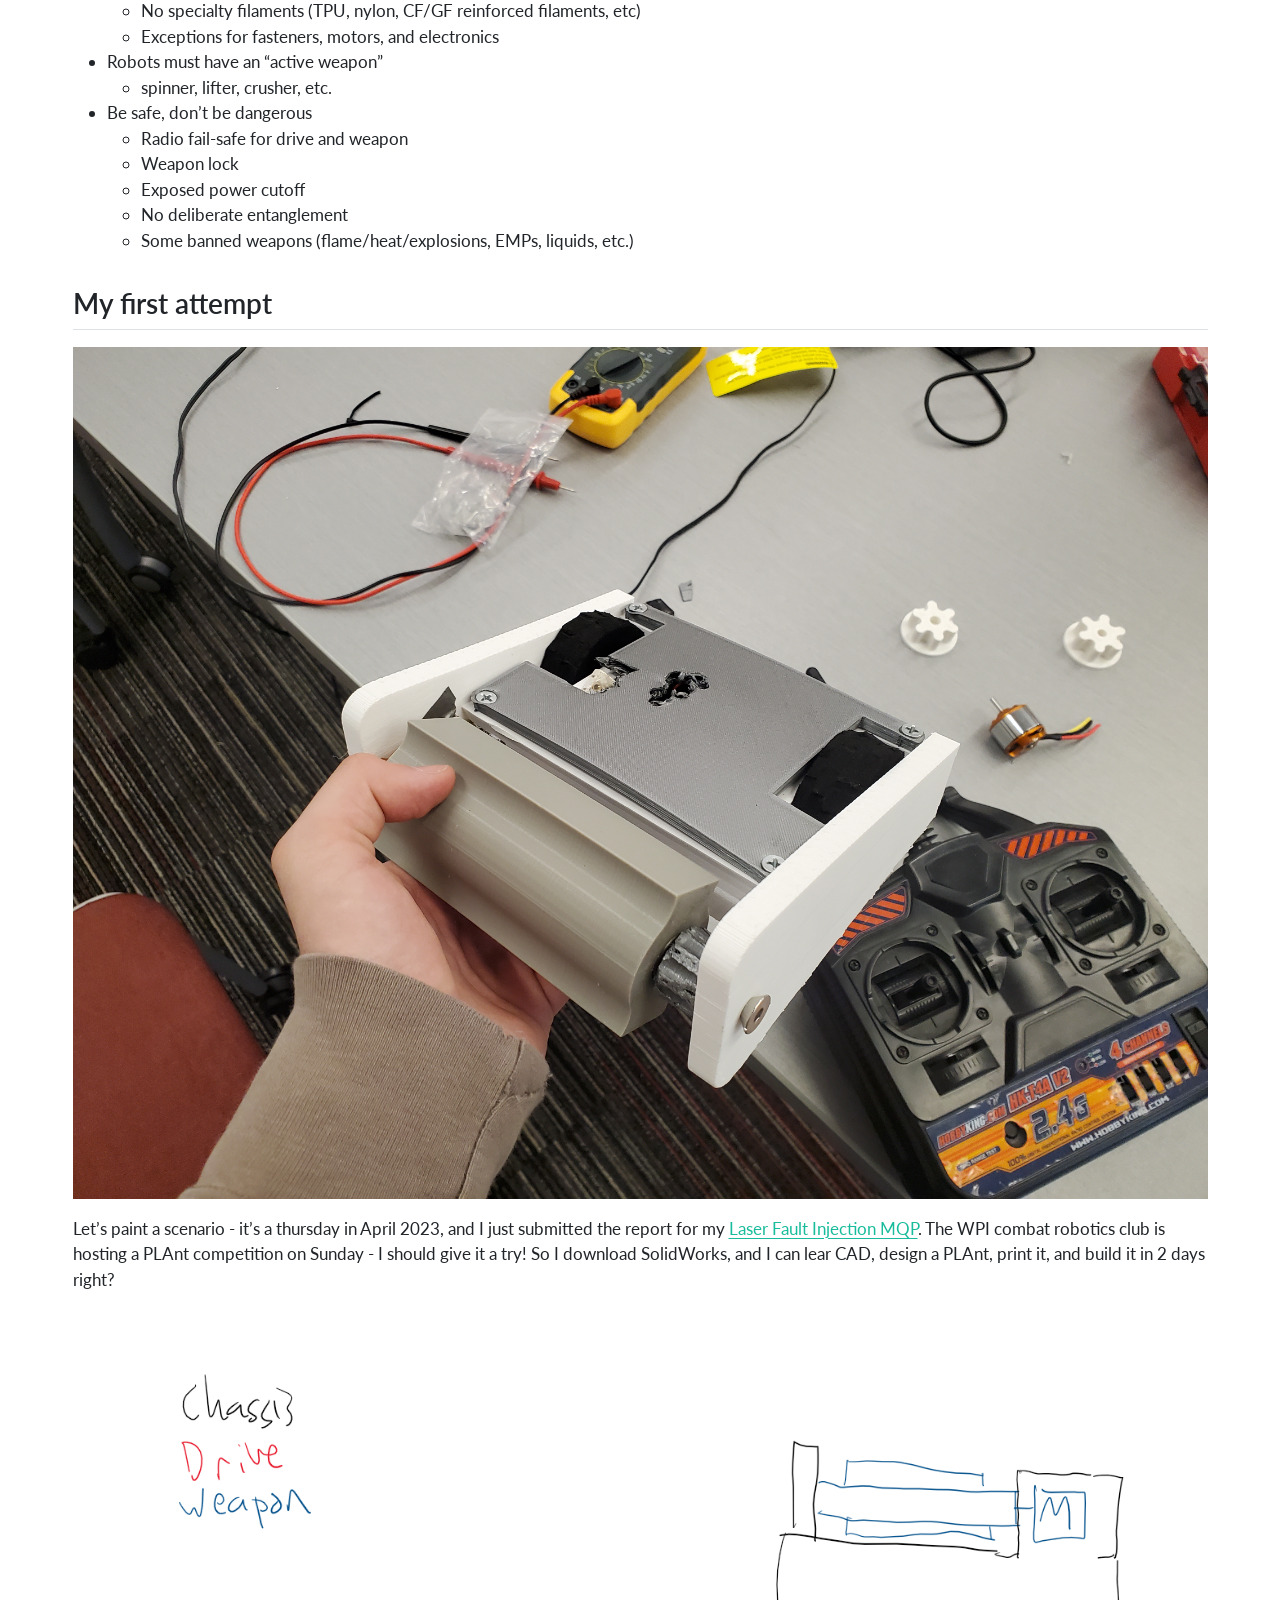
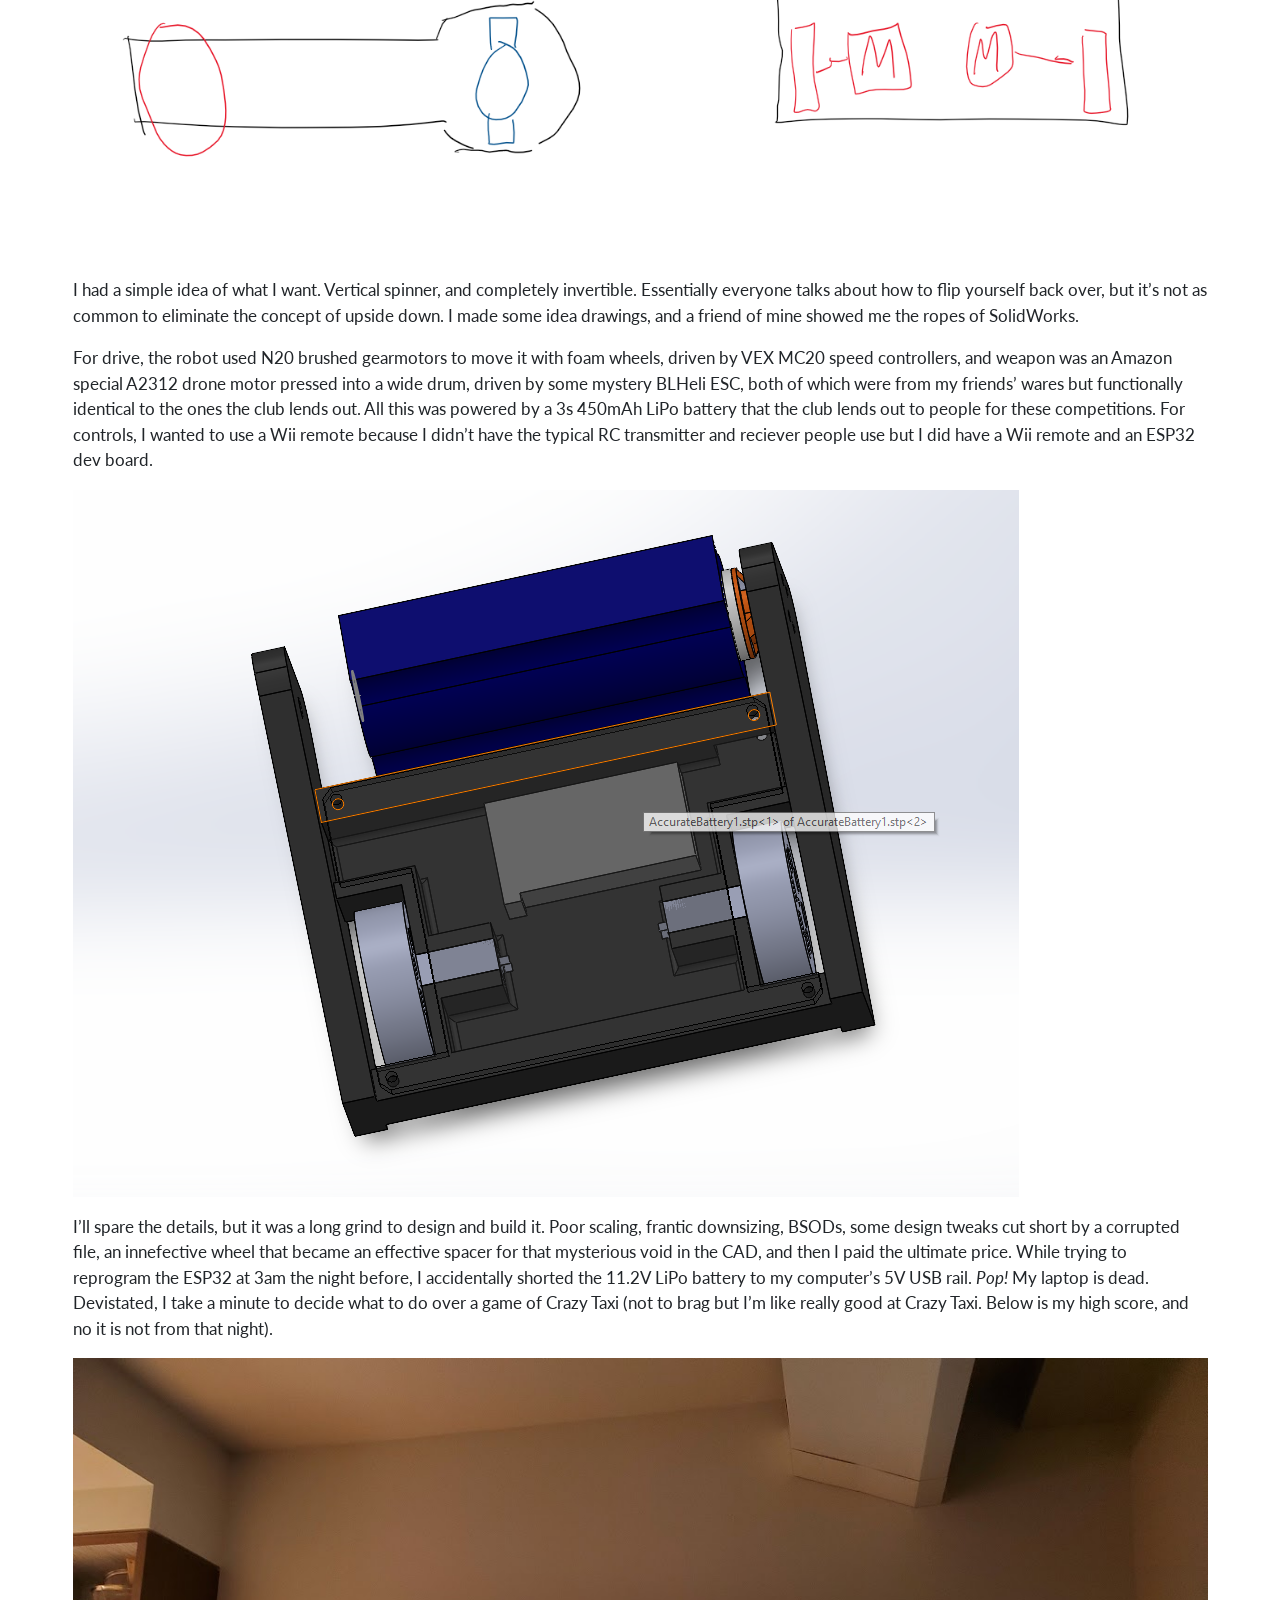
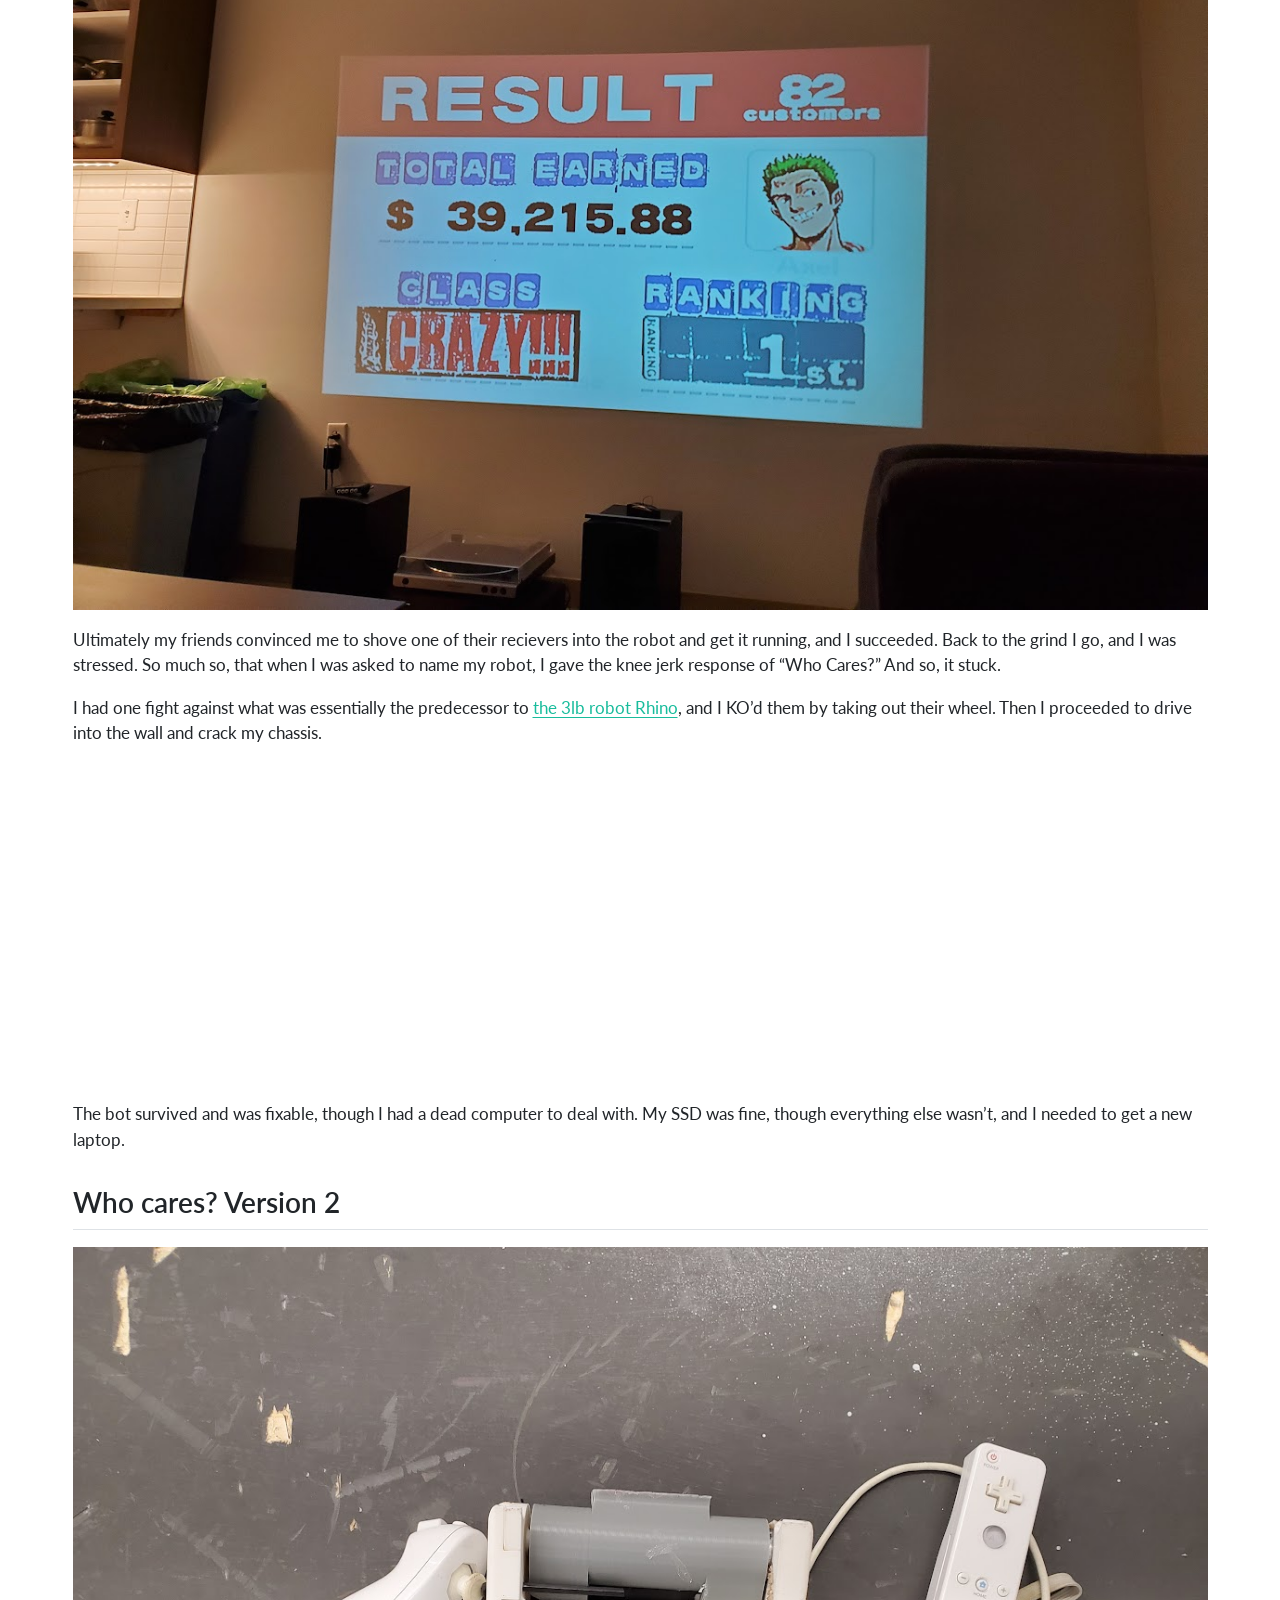
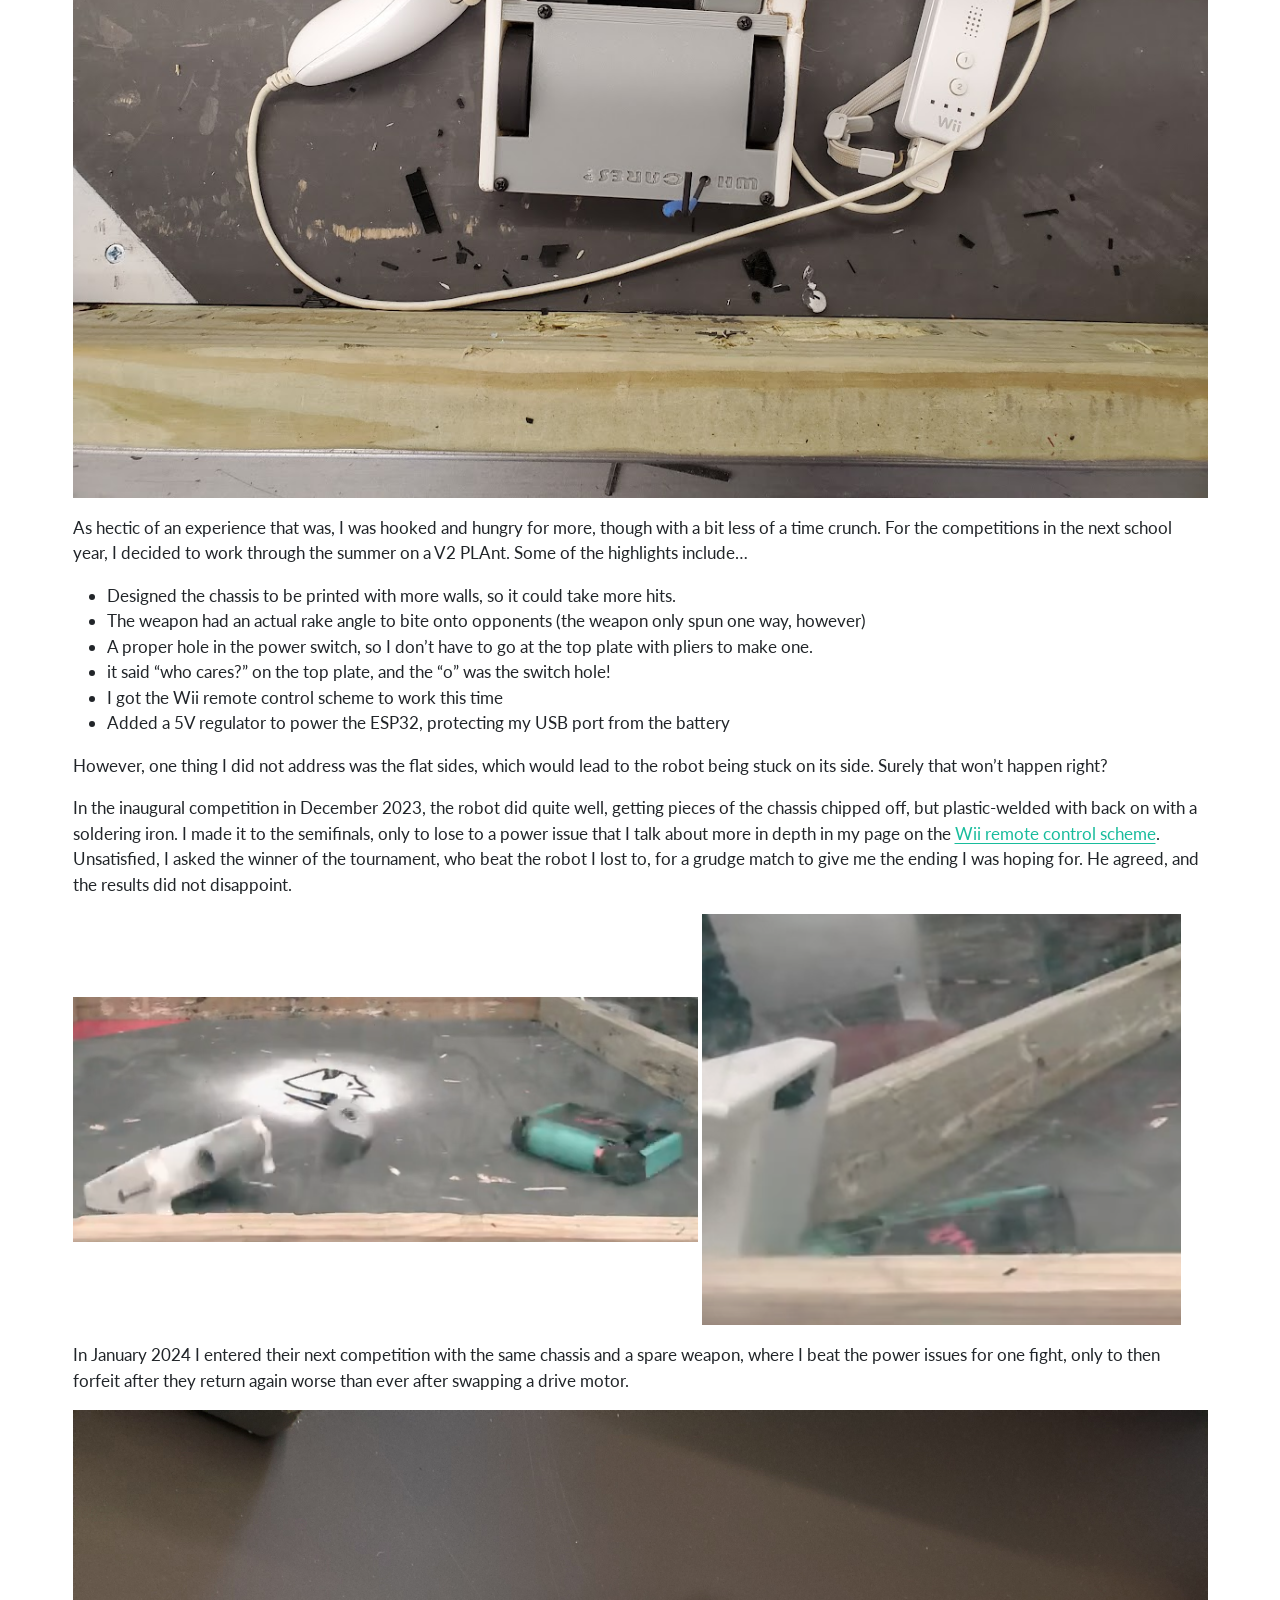
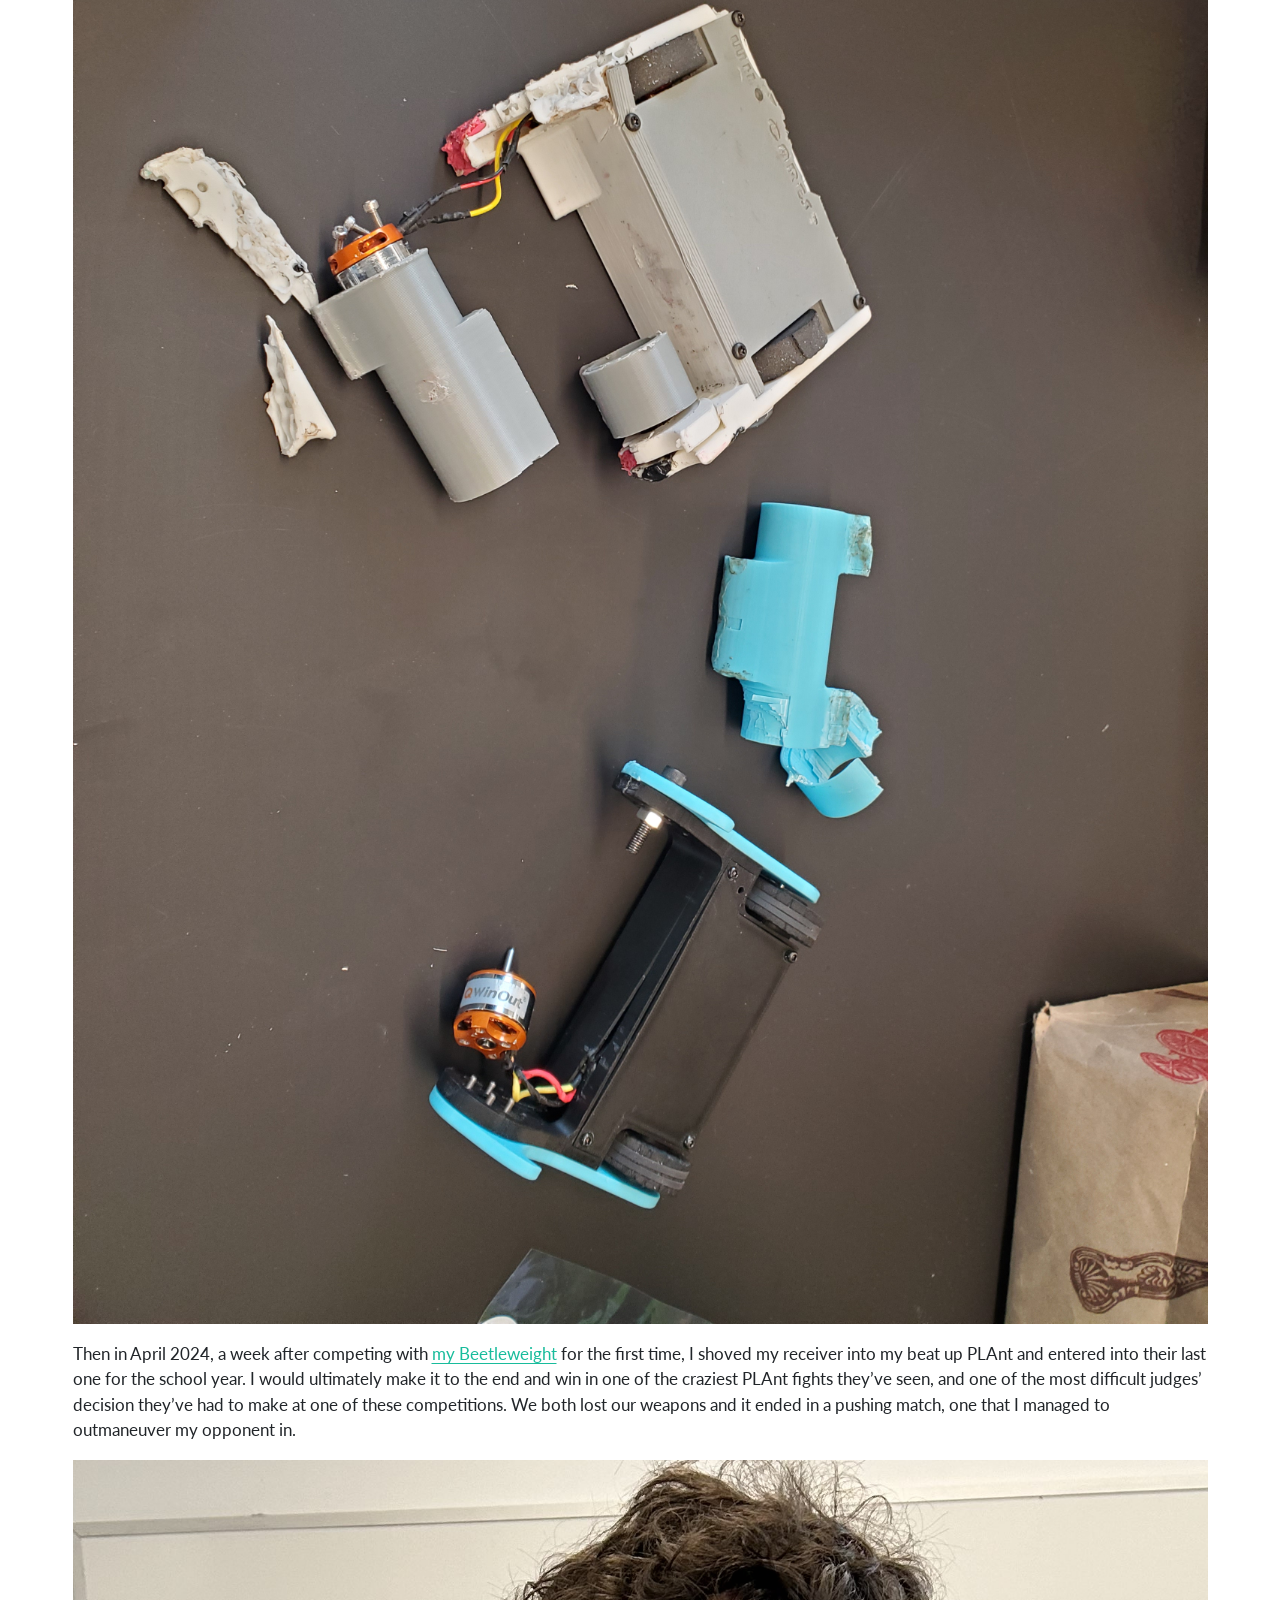
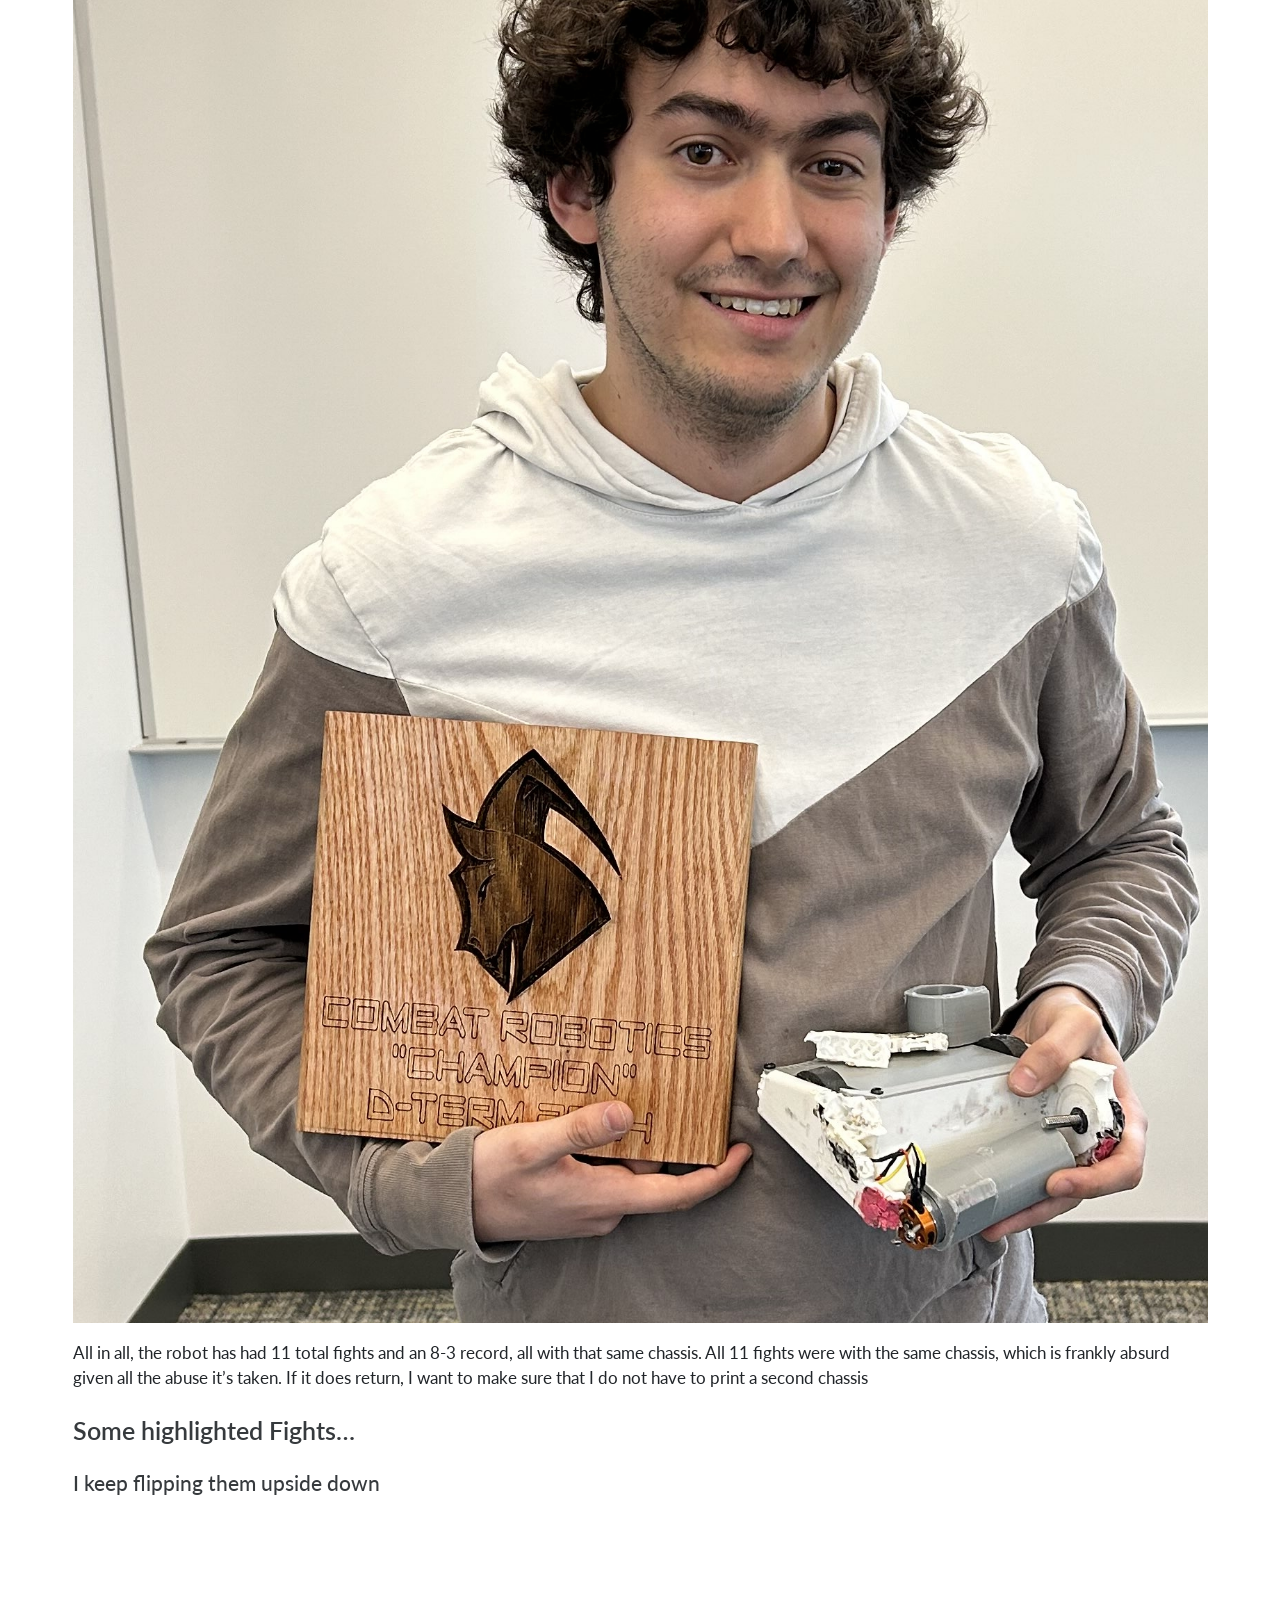
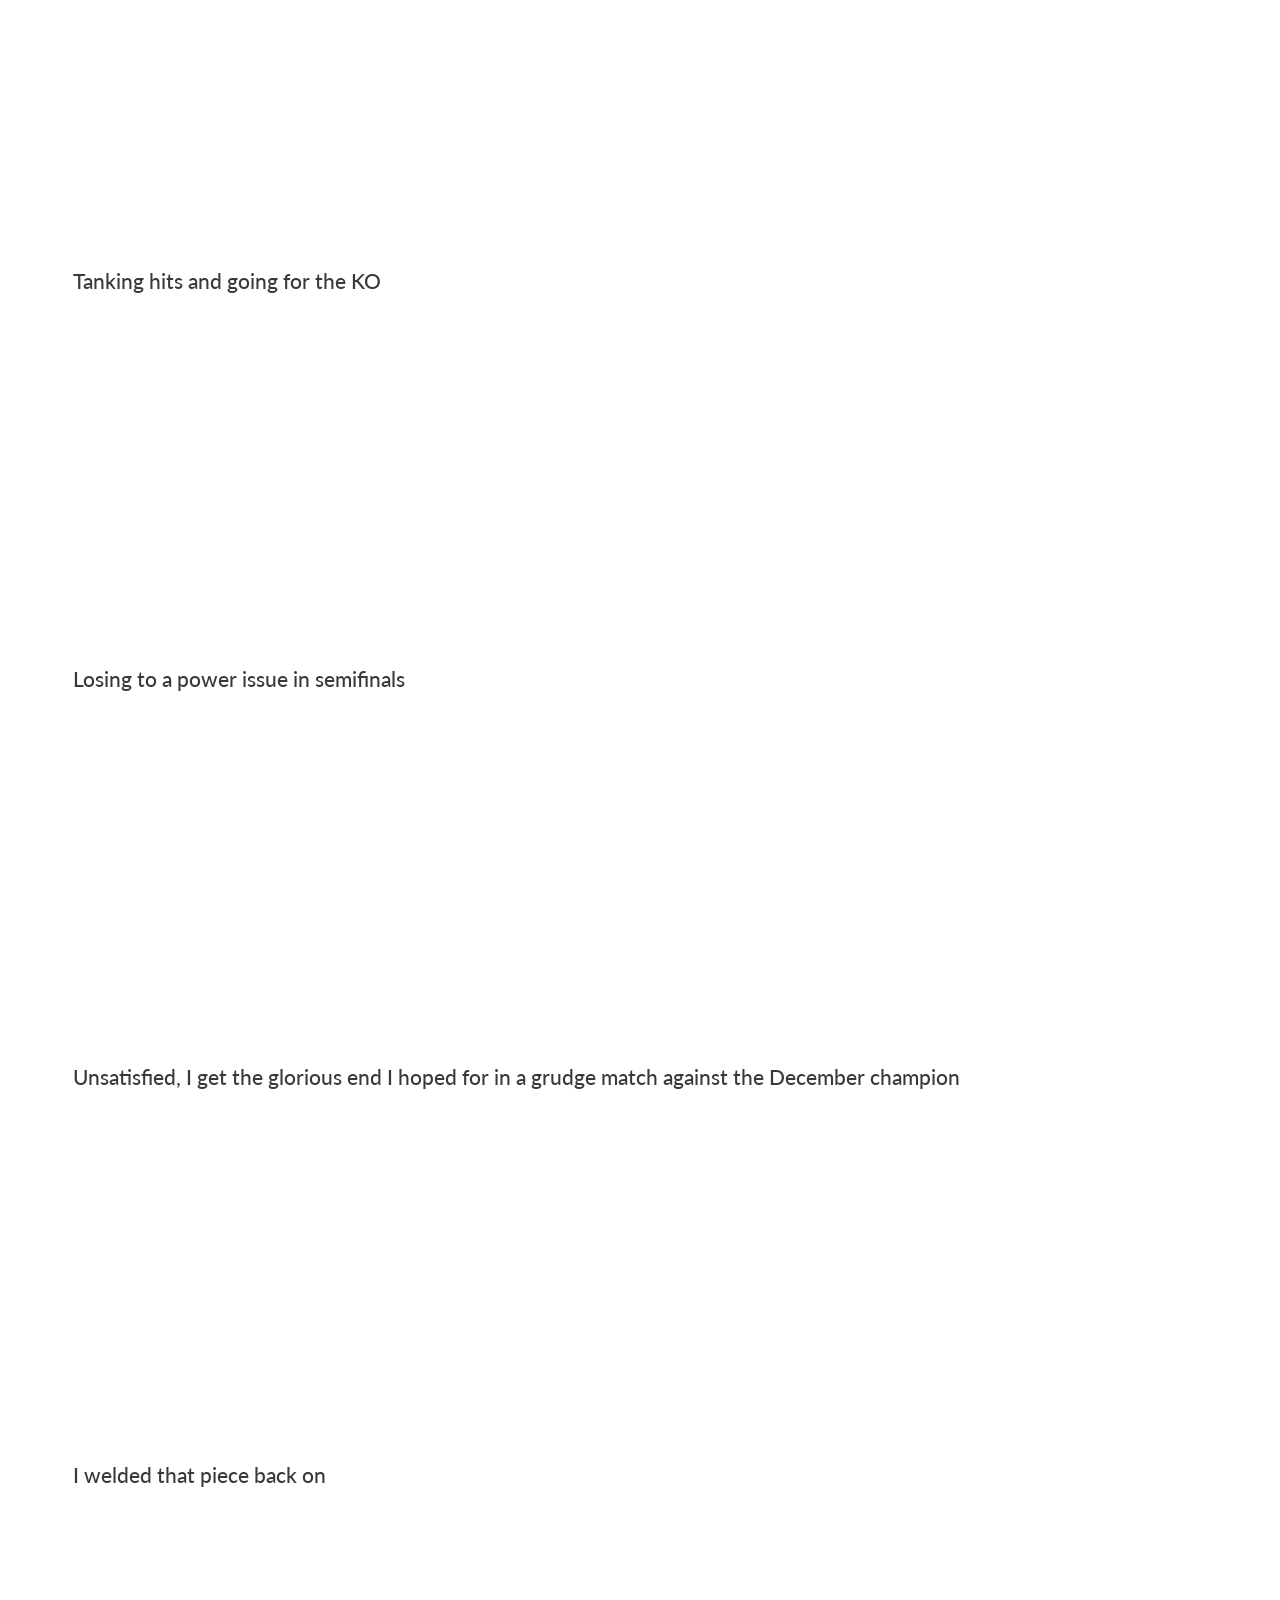
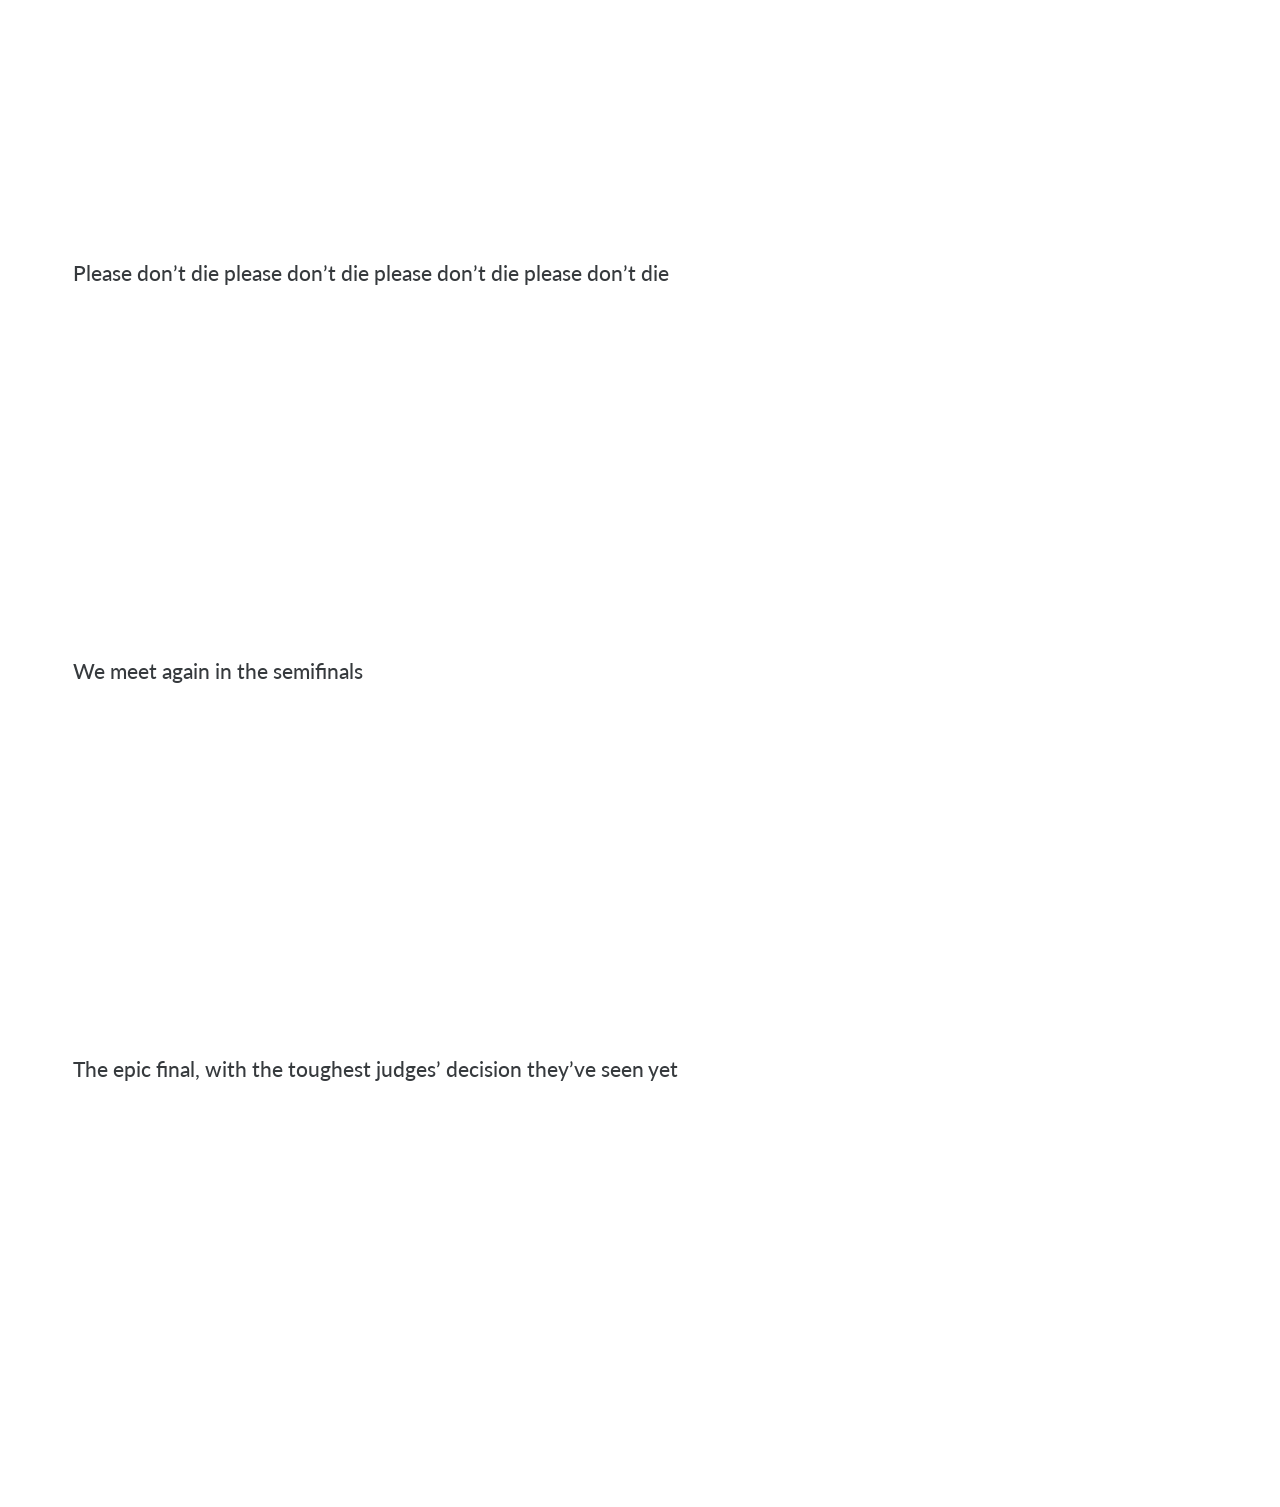
<file: docs/posts/plant/index.html>
<!DOCTYPE html>
<html xmlns="http://www.w3.org/1999/xhtml" lang="en" xml:lang="en"><head>

<meta charset="utf-8">
<meta name="generator" content="quarto-1.7.32">

<meta name="viewport" content="width=device-width, initial-scale=1.0, user-scalable=yes">

<meta name="dcterms.date" content="2024-04-27">
<meta name="description" content="Who cares?">

<title>1lb “Plastic Antweight” Combat Robot – Kyle Mitard</title>
<style>
code{white-space: pre-wrap;}
span.smallcaps{font-variant: small-caps;}
div.columns{display: flex; gap: min(4vw, 1.5em);}
div.column{flex: auto; overflow-x: auto;}
div.hanging-indent{margin-left: 1.5em; text-indent: -1.5em;}
ul.task-list{list-style: none;}
ul.task-list li input[type="checkbox"] {
  width: 0.8em;
  margin: 0 0.8em 0.2em -1em; /* quarto-specific, see https://github.com/quarto-dev/quarto-cli/issues/4556 */ 
  vertical-align: middle;
}
</style>


<script src="../../site_libs/quarto-nav/quarto-nav.js"></script>
<script src="../../site_libs/quarto-nav/headroom.min.js"></script>
<script src="../../site_libs/clipboard/clipboard.min.js"></script>
<script src="../../site_libs/quarto-search/autocomplete.umd.js"></script>
<script src="../../site_libs/quarto-search/fuse.min.js"></script>
<script src="../../site_libs/quarto-search/quarto-search.js"></script>
<meta name="quarto:offset" content="../../">
<script src="../../site_libs/quarto-html/quarto.js" type="module"></script>
<script src="../../site_libs/quarto-html/tabsets/tabsets.js" type="module"></script>
<script src="../../site_libs/quarto-html/popper.min.js"></script>
<script src="../../site_libs/quarto-html/tippy.umd.min.js"></script>
<script src="../../site_libs/quarto-html/anchor.min.js"></script>
<link href="../../site_libs/quarto-html/tippy.css" rel="stylesheet">
<link href="../../site_libs/quarto-html/quarto-syntax-highlighting-37eea08aefeeee20ff55810ff984fec1.css" rel="stylesheet" id="quarto-text-highlighting-styles">
<script src="../../site_libs/bootstrap/bootstrap.min.js"></script>
<link href="../../site_libs/bootstrap/bootstrap-icons.css" rel="stylesheet">
<link href="../../site_libs/bootstrap/bootstrap-dea41eb5020737fcd054cd11cd3b8eb4.min.css" rel="stylesheet" append-hash="true" id="quarto-bootstrap" data-mode="light">
<script id="quarto-search-options" type="application/json">{
  "location": "navbar",
  "copy-button": false,
  "collapse-after": 3,
  "panel-placement": "end",
  "type": "overlay",
  "limit": 50,
  "keyboard-shortcut": [
    "f",
    "/",
    "s"
  ],
  "show-item-context": false,
  "language": {
    "search-no-results-text": "No results",
    "search-matching-documents-text": "matching documents",
    "search-copy-link-title": "Copy link to search",
    "search-hide-matches-text": "Hide additional matches",
    "search-more-match-text": "more match in this document",
    "search-more-matches-text": "more matches in this document",
    "search-clear-button-title": "Clear",
    "search-text-placeholder": "",
    "search-detached-cancel-button-title": "Cancel",
    "search-submit-button-title": "Submit",
    "search-label": "Search"
  }
}</script>


<link rel="stylesheet" href="../../styles.css">
</head>

<body class="nav-fixed quarto-light">

<div id="quarto-search-results"></div>
  <header id="quarto-header" class="headroom fixed-top quarto-banner">
    <nav class="navbar navbar-expand-lg " data-bs-theme="dark">
      <div class="navbar-container container-fluid">
      <div class="navbar-brand-container mx-auto">
    <a class="navbar-brand" href="../../index.html">
    <span class="navbar-title">Kyle Mitard</span>
    </a>
  </div>
            <div id="quarto-search" class="" title="Search"></div>
          <button class="navbar-toggler" type="button" data-bs-toggle="collapse" data-bs-target="#navbarCollapse" aria-controls="navbarCollapse" role="menu" aria-expanded="false" aria-label="Toggle navigation" onclick="if (window.quartoToggleHeadroom) { window.quartoToggleHeadroom(); }">
  <span class="navbar-toggler-icon"></span>
</button>
          <div class="collapse navbar-collapse" id="navbarCollapse">
            <ul class="navbar-nav navbar-nav-scroll me-auto">
  <li class="nav-item">
    <a class="nav-link" href="../../projects.html"> 
<span class="menu-text">Projects</span></a>
  </li>  
  <li class="nav-item">
    <a class="nav-link" href="../../resume.html"> 
<span class="menu-text">Resume</span></a>
  </li>  
</ul>
            <ul class="navbar-nav navbar-nav-scroll ms-auto">
  <li class="nav-item compact">
    <a class="nav-link" href="https://github.com/KyleM32767"> <i class="bi bi-github" role="img">
</i> 
<span class="menu-text"></span></a>
  </li>  
  <li class="nav-item compact">
    <a class="nav-link" href="https://www.linkedin.com/in/kyle-mitard62"> <i class="bi bi-linkedin" role="img">
</i> 
<span class="menu-text"></span></a>
  </li>  
  <li class="nav-item compact">
    <a class="nav-link" href="https://www.youtube.com/channel/UCtGWKR7W_5xtZDwKDi8d-TQ"> <i class="bi bi-youtube" role="img">
</i> 
<span class="menu-text"></span></a>
  </li>  
</ul>
          </div> <!-- /navcollapse -->
            <div class="quarto-navbar-tools">
</div>
      </div> <!-- /container-fluid -->
    </nav>
</header>
<!-- content -->
<header id="title-block-header" class="quarto-title-block default page-columns page-full">
  <div class="quarto-title-banner page-columns page-full">
    <div class="quarto-title column-page">
      <h1 class="title">1lb “Plastic Antweight” Combat Robot</h1>
                  <div>
        <div class="description">
          Who cares?
        </div>
      </div>
                          <div class="quarto-categories">
                <div class="quarto-category">Hobby Projects</div>
                <div class="quarto-category">YouTube Videos</div>
              </div>
                  </div>
  </div>
    
  
  <div class="quarto-title-meta column-page">

      
      <div>
      <div class="quarto-title-meta-heading">Published</div>
      <div class="quarto-title-meta-contents">
        <p class="date">April 27, 2024</p>
      </div>
    </div>
    
      
    </div>
    
  
  </header><div id="quarto-content" class="quarto-container page-columns page-rows-contents page-layout-full page-navbar">
<!-- sidebar -->
<!-- margin-sidebar -->
    
<!-- main -->
<main class="content quarto-banner-title-block column-page" id="quarto-document-content">





<p>[written 5 jul 2025]</p>
<p>Ah yes the gateway to combat robotics: the plastic antweight, often abbreviated as “PLAnt.” After being inspired by watching my friends at NHRL, I built a few PLAnts, and they were decently successful. I also made a YouTube video on them, and it somewhat caught on in the algorithm for some reason.</p>
<div class="quarto-video ratio ratio-16x9"><iframe data-external="1" src="https://www.youtube.com/embed/EHDssAwbWuA" title="" frameborder="0" allow="accelerometer; autoplay; clipboard-write; encrypted-media; gyroscope; picture-in-picture" allowfullscreen=""></iframe></div>
<section id="the-gist" class="level2">
<h2 class="anchored" data-anchor-id="the-gist">The gist</h2>
<p>You ever see the TV show <a href="https://battlebots.fandom.com/wiki/BattleBots">BattleBots?</a> Basically that. The robots on the show are 250lbs and ridiculously expensive and difficult to build, but robot combat has a ton of smaller weight classes, particularly from recent advances in RC drones and lithium batteries that allow for super power dense. One of the smallest weight classes is the “plastic antweight,” which is designed to be affordable and accessibile. For those who are not familiar, here’s a quick summary of the rules…</p>
<ul>
<li>You have 3min to destroy your opponent’s robot
<ul>
<li>10s of no movement = KO</li>
<li>In many competitions, exposed battery = KO for safety reasons</li>
<li>You may tap out if you desire</li>
<li>Competitors are judged on damage, control, aggression</li>
<li>You are allowed one unstick (give robot a nudge out of an awkward position)</li>
</ul></li>
<li>Robot weight limit of 1lb
<ul>
<li>50% weight bonus for “non-traditional movement” (i.e.&nbsp;anything that isn’t wheels or treads)</li>
</ul></li>
<li>Robot must be made of 3D printed plastic parts
<ul>
<li>Only basic filaments are allowed (PLA, PETG, ABS, ASA)</li>
<li>No specialty filaments (TPU, nylon, CF/GF reinforced filaments, etc)</li>
<li>Exceptions for fasteners, motors, and electronics</li>
</ul></li>
<li>Robots must have an “active weapon”
<ul>
<li>spinner, lifter, crusher, etc.</li>
</ul></li>
<li>Be safe, don’t be dangerous
<ul>
<li>Radio fail-safe for drive and weapon</li>
<li>Weapon lock</li>
<li>Exposed power cutoff</li>
<li>No deliberate entanglement</li>
<li>Some banned weapons (flame/heat/explosions, EMPs, liquids, etc.)</li>
</ul></li>
</ul>
</section>
<section id="my-first-attempt" class="level2">
<h2 class="anchored" data-anchor-id="my-first-attempt">My first attempt</h2>
<p><img src="v1.jpg" class="img-fluid"></p>
<p>Let’s paint a scenario - it’s a thursday in April 2023, and I just submitted the report for my <a href="../../posts/lfi_mqp/index.html">Laser Fault Injection MQP</a>. The WPI combat robotics club is hosting a PLAnt competition on Sunday - I should give it a try! So I download SolidWorks, and I can lear CAD, design a PLAnt, print it, and build it in 2 days right?</p>
<p><img src="drawing.png" class="img-fluid"></p>
<p>I had a simple idea of what I want. Vertical spinner, and completely invertible. Essentially everyone talks about how to flip yourself back over, but it’s not as common to eliminate the concept of upside down. I made some idea drawings, and a friend of mine showed me the ropes of SolidWorks.</p>
<p>For drive, the robot used N20 brushed gearmotors to move it with foam wheels, driven by VEX MC20 speed controllers, and weapon was an Amazon special A2312 drone motor pressed into a wide drum, driven by some mystery BLHeli ESC, both of which were from my friends’ wares but functionally identical to the ones the club lends out. All this was powered by a 3s 450mAh LiPo battery that the club lends out to people for these competitions. For controls, I wanted to use a Wii remote because I didn’t have the typical RC transmitter and reciever people use but I did have a Wii remote and an ESP32 dev board.</p>
<p><img src="v1cad.png" class="img-fluid"></p>
<p>I’ll spare the details, but it was a long grind to design and build it. Poor scaling, frantic downsizing, BSODs, some design tweaks cut short by a corrupted file, an innefective wheel that became an effective spacer for that mysterious void in the CAD, and then I paid the ultimate price. While trying to reprogram the ESP32 at 3am the night before, I accidentally shorted the 11.2V LiPo battery to my computer’s 5V USB rail. <em>Pop!</em> My laptop is dead. Devistated, I take a minute to decide what to do over a game of Crazy Taxi (not to brag but I’m like really good at Crazy Taxi. Below is my high score, and no it is not from that night).</p>
<p><img src="crazytaxi.jpg" class="img-fluid"></p>
<p>Ultimately my friends convinced me to shove one of their recievers into the robot and get it running, and I succeeded. Back to the grind I go, and I was stressed. So much so, that when I was asked to name my robot, I gave the knee jerk response of “Who Cares?” And so, it stuck.</p>
<p>I had one fight against what was essentially the predecessor to <a href="https://wiki.nhrl.io/wiki/index.php?title=Rhino">the 3lb robot Rhino</a>, and I KO’d them by taking out their wheel. Then I proceeded to drive into the wall and crack my chassis.</p>
<iframe width="560" height="315" src="https://www.youtube.com/embed/TDUJaJ4nNgw?si=tegbiVfS-OIbUurx&amp;start=17310" title="YouTube video player" frameborder="0" allow="accelerometer; autoplay; clipboard-write; encrypted-media; gyroscope; picture-in-picture; web-share" referrerpolicy="strict-origin-when-cross-origin" allowfullscreen="">
</iframe>
<p>The bot survived and was fixable, though I had a dead computer to deal with. My SSD was fine, though everything else wasn’t, and I needed to get a new laptop.</p>
</section>
<section id="who-cares-version-2" class="level2">
<h2 class="anchored" data-anchor-id="who-cares-version-2">Who cares? Version 2</h2>
<p><img src="20231209_154956.jpg" class="img-fluid"></p>
<p>As hectic of an experience that was, I was hooked and hungry for more, though with a bit less of a time crunch. For the competitions in the next school year, I decided to work through the summer on a V2 PLAnt. Some of the highlights include…</p>
<ul>
<li>Designed the chassis to be printed with more walls, so it could take more hits.</li>
<li>The weapon had an actual rake angle to bite onto opponents (the weapon only spun one way, however)</li>
<li>A proper hole in the power switch, so I don’t have to go at the top plate with pliers to make one.</li>
<li>it said “who cares?” on the top plate, and the “o” was the switch hole!</li>
<li>I got the Wii remote control scheme to work this time</li>
<li>Added a 5V regulator to power the ESP32, protecting my USB port from the battery</li>
</ul>
<p>However, one thing I did not address was the flat sides, which would lead to the robot being stuck on its side. Surely that won’t happen right?</p>
<p>In the inaugural competition in December 2023, the robot did quite well, getting pieces of the chassis chipped off, but plastic-welded with back on with a soldering iron. I made it to the semifinals, only to lose to a power issue that I talk about more in depth in my page on the <a href="../../posts/wiimote_elrs/index.html">Wii remote control scheme</a>. Unsatisfied, I asked the winner of the tournament, who beat the robot I lost to, for a grudge match to give me the ending I was hoping for. He agreed, and the results did not disappoint.</p>
<p><img src="snap.png" class="img-fluid"> <img src="oops.png" class="img-fluid"></p>
<p>In January 2024 I entered their next competition with the same chassis and a spare weapon, where I beat the power issues for one fight, only to then forfeit after they return again worse than ever after swapping a drive motor.</p>
<p><img src="final.jpg" class="img-fluid"></p>
<p>Then in April 2024, a week after competing with <a href="../../posts/beetleweight/index.html">my Beetleweight</a> for the first time, I shoved my receiver into my beat up PLAnt and entered into their last one for the school year. I would ultimately make it to the end and win in one of the craziest PLAnt fights they’ve seen, and one of the most difficult judges’ decision they’ve had to make at one of these competitions. We both lost our weapons and it ended in a pushing match, one that I managed to outmaneuver my opponent in.</p>
<p><img src="trophy.png" class="img-fluid"></p>
<p>All in all, the robot has had 11 total fights and an 8-3 record, all with that same chassis. All 11 fights were with the same chassis, which is frankly absurd given all the abuse it’s taken. If it does return, I want to make sure that I do not have to print a second chassis</p>
<section id="some-highlighted-fights" class="level3">
<h3 class="anchored" data-anchor-id="some-highlighted-fights">Some highlighted Fights…</h3>
<section id="i-keep-flipping-them-upside-down" class="level4">
<h4 class="anchored" data-anchor-id="i-keep-flipping-them-upside-down">I keep flipping them upside down</h4>
<iframe width="560" height="315" src="https://www.youtube.com/embed/1sX9EwlLWOc?si=KbiANXYB8TdkZwLo&amp;start=15620" title="YouTube video player" frameborder="0" allow="accelerometer; autoplay; clipboard-write; encrypted-media; gyroscope; picture-in-picture; web-share" referrerpolicy="strict-origin-when-cross-origin" allowfullscreen="">
</iframe>
</section>
<section id="tanking-hits-and-going-for-the-ko" class="level4">
<h4 class="anchored" data-anchor-id="tanking-hits-and-going-for-the-ko">Tanking hits and going for the KO</h4>
<iframe width="560" height="315" src="https://www.youtube.com/embed/1sX9EwlLWOc?si=KbiANXYB8TdkZwLo&amp;start=22688" title="YouTube video player" frameborder="0" allow="accelerometer; autoplay; clipboard-write; encrypted-media; gyroscope; picture-in-picture; web-share" referrerpolicy="strict-origin-when-cross-origin" allowfullscreen="">
</iframe>
</section>
<section id="losing-to-a-power-issue-in-semifinals" class="level4">
<h4 class="anchored" data-anchor-id="losing-to-a-power-issue-in-semifinals">Losing to a power issue in semifinals</h4>
<iframe width="560" height="315" src="https://www.youtube.com/embed/1sX9EwlLWOc?si=KbiANXYB8TdkZwLo&amp;start=24835" title="YouTube video player" frameborder="0" allow="accelerometer; autoplay; clipboard-write; encrypted-media; gyroscope; picture-in-picture; web-share" referrerpolicy="strict-origin-when-cross-origin" allowfullscreen="">
</iframe>
</section>
<section id="unsatisfied-i-get-the-glorious-end-i-hoped-for-in-a-grudge-match-against-the-december-champion" class="level4">
<h4 class="anchored" data-anchor-id="unsatisfied-i-get-the-glorious-end-i-hoped-for-in-a-grudge-match-against-the-december-champion">Unsatisfied, I get the glorious end I hoped for in a grudge match against the December champion</h4>
<iframe width="560" height="315" src="https://www.youtube.com/embed/1sX9EwlLWOc?si=KbiANXYB8TdkZwLo&amp;start=27555" title="YouTube video player" frameborder="0" allow="accelerometer; autoplay; clipboard-write; encrypted-media; gyroscope; picture-in-picture; web-share" referrerpolicy="strict-origin-when-cross-origin" allowfullscreen="">
</iframe>
</section>
<section id="i-welded-that-piece-back-on" class="level4">
<h4 class="anchored" data-anchor-id="i-welded-that-piece-back-on">I welded that piece back on</h4>
<iframe width="560" height="315" src="https://www.youtube.com/embed/P4epaQHwq0E?si=sP_iLlrW4GOEAb9M&amp;start=9490" title="YouTube video player" frameborder="0" allow="accelerometer; autoplay; clipboard-write; encrypted-media; gyroscope; picture-in-picture; web-share" referrerpolicy="strict-origin-when-cross-origin" allowfullscreen="">
</iframe>
</section>
<section id="please-dont-die-please-dont-die-please-dont-die-please-dont-die" class="level4">
<h4 class="anchored" data-anchor-id="please-dont-die-please-dont-die-please-dont-die-please-dont-die">Please don’t die please don’t die please don’t die please don’t die</h4>
<iframe width="560" height="315" src="https://www.youtube.com/embed/59zge9_FaKE?si=97tgyQypqkla6pL5&amp;start=9314" title="YouTube video player" frameborder="0" allow="accelerometer; autoplay; clipboard-write; encrypted-media; gyroscope; picture-in-picture; web-share" referrerpolicy="strict-origin-when-cross-origin" allowfullscreen="">
</iframe>
</section>
<section id="we-meet-again-in-the-semifinals" class="level4">
<h4 class="anchored" data-anchor-id="we-meet-again-in-the-semifinals">We meet again in the semifinals</h4>
<iframe width="560" height="315" src="https://www.youtube.com/embed/59zge9_FaKE?si=0KOTjDeUjAM-bze4&amp;start=22484" title="YouTube video player" frameborder="0" allow="accelerometer; autoplay; clipboard-write; encrypted-media; gyroscope; picture-in-picture; web-share" referrerpolicy="strict-origin-when-cross-origin" allowfullscreen="">
</iframe>
</section>
<section id="the-epic-final-with-the-toughest-judges-decision-theyve-seen-yet" class="level4">
<h4 class="anchored" data-anchor-id="the-epic-final-with-the-toughest-judges-decision-theyve-seen-yet">The epic final, with the toughest judges’ decision they’ve seen yet</h4>
<iframe width="560" height="315" src="https://www.youtube.com/embed/59zge9_FaKE?si=8QKLCooGmnBSDROB&amp;start=24726" title="YouTube video player" frameborder="0" allow="accelerometer; autoplay; clipboard-write; encrypted-media; gyroscope; picture-in-picture; web-share" referrerpolicy="strict-origin-when-cross-origin" allowfullscreen="">
</iframe>


</section>
</section>
</section>

</main> <!-- /main -->
<script id="quarto-html-after-body" type="application/javascript">
  window.document.addEventListener("DOMContentLoaded", function (event) {
    const icon = "";
    const anchorJS = new window.AnchorJS();
    anchorJS.options = {
      placement: 'right',
      icon: icon
    };
    anchorJS.add('.anchored');
    const isCodeAnnotation = (el) => {
      for (const clz of el.classList) {
        if (clz.startsWith('code-annotation-')) {                     
          return true;
        }
      }
      return false;
    }
    const onCopySuccess = function(e) {
      // button target
      const button = e.trigger;
      // don't keep focus
      button.blur();
      // flash "checked"
      button.classList.add('code-copy-button-checked');
      var currentTitle = button.getAttribute("title");
      button.setAttribute("title", "Copied!");
      let tooltip;
      if (window.bootstrap) {
        button.setAttribute("data-bs-toggle", "tooltip");
        button.setAttribute("data-bs-placement", "left");
        button.setAttribute("data-bs-title", "Copied!");
        tooltip = new bootstrap.Tooltip(button, 
          { trigger: "manual", 
            customClass: "code-copy-button-tooltip",
            offset: [0, -8]});
        tooltip.show();    
      }
      setTimeout(function() {
        if (tooltip) {
          tooltip.hide();
          button.removeAttribute("data-bs-title");
          button.removeAttribute("data-bs-toggle");
          button.removeAttribute("data-bs-placement");
        }
        button.setAttribute("title", currentTitle);
        button.classList.remove('code-copy-button-checked');
      }, 1000);
      // clear code selection
      e.clearSelection();
    }
    const getTextToCopy = function(trigger) {
        const codeEl = trigger.previousElementSibling.cloneNode(true);
        for (const childEl of codeEl.children) {
          if (isCodeAnnotation(childEl)) {
            childEl.remove();
          }
        }
        return codeEl.innerText;
    }
    const clipboard = new window.ClipboardJS('.code-copy-button:not([data-in-quarto-modal])', {
      text: getTextToCopy
    });
    clipboard.on('success', onCopySuccess);
    if (window.document.getElementById('quarto-embedded-source-code-modal')) {
      const clipboardModal = new window.ClipboardJS('.code-copy-button[data-in-quarto-modal]', {
        text: getTextToCopy,
        container: window.document.getElementById('quarto-embedded-source-code-modal')
      });
      clipboardModal.on('success', onCopySuccess);
    }
      var localhostRegex = new RegExp(/^(?:http|https):\/\/localhost\:?[0-9]*\//);
      var mailtoRegex = new RegExp(/^mailto:/);
        var filterRegex = new RegExp('/' + window.location.host + '/');
      var isInternal = (href) => {
          return filterRegex.test(href) || localhostRegex.test(href) || mailtoRegex.test(href);
      }
      // Inspect non-navigation links and adorn them if external
     var links = window.document.querySelectorAll('a[href]:not(.nav-link):not(.navbar-brand):not(.toc-action):not(.sidebar-link):not(.sidebar-item-toggle):not(.pagination-link):not(.no-external):not([aria-hidden]):not(.dropdown-item):not(.quarto-navigation-tool):not(.about-link)');
      for (var i=0; i<links.length; i++) {
        const link = links[i];
        if (!isInternal(link.href)) {
          // undo the damage that might have been done by quarto-nav.js in the case of
          // links that we want to consider external
          if (link.dataset.originalHref !== undefined) {
            link.href = link.dataset.originalHref;
          }
        }
      }
    function tippyHover(el, contentFn, onTriggerFn, onUntriggerFn) {
      const config = {
        allowHTML: true,
        maxWidth: 500,
        delay: 100,
        arrow: false,
        appendTo: function(el) {
            return el.parentElement;
        },
        interactive: true,
        interactiveBorder: 10,
        theme: 'quarto',
        placement: 'bottom-start',
      };
      if (contentFn) {
        config.content = contentFn;
      }
      if (onTriggerFn) {
        config.onTrigger = onTriggerFn;
      }
      if (onUntriggerFn) {
        config.onUntrigger = onUntriggerFn;
      }
      window.tippy(el, config); 
    }
    const noterefs = window.document.querySelectorAll('a[role="doc-noteref"]');
    for (var i=0; i<noterefs.length; i++) {
      const ref = noterefs[i];
      tippyHover(ref, function() {
        // use id or data attribute instead here
        let href = ref.getAttribute('data-footnote-href') || ref.getAttribute('href');
        try { href = new URL(href).hash; } catch {}
        const id = href.replace(/^#\/?/, "");
        const note = window.document.getElementById(id);
        if (note) {
          return note.innerHTML;
        } else {
          return "";
        }
      });
    }
    const xrefs = window.document.querySelectorAll('a.quarto-xref');
    const processXRef = (id, note) => {
      // Strip column container classes
      const stripColumnClz = (el) => {
        el.classList.remove("page-full", "page-columns");
        if (el.children) {
          for (const child of el.children) {
            stripColumnClz(child);
          }
        }
      }
      stripColumnClz(note)
      if (id === null || id.startsWith('sec-')) {
        // Special case sections, only their first couple elements
        const container = document.createElement("div");
        if (note.children && note.children.length > 2) {
          container.appendChild(note.children[0].cloneNode(true));
          for (let i = 1; i < note.children.length; i++) {
            const child = note.children[i];
            if (child.tagName === "P" && child.innerText === "") {
              continue;
            } else {
              container.appendChild(child.cloneNode(true));
              break;
            }
          }
          if (window.Quarto?.typesetMath) {
            window.Quarto.typesetMath(container);
          }
          return container.innerHTML
        } else {
          if (window.Quarto?.typesetMath) {
            window.Quarto.typesetMath(note);
          }
          return note.innerHTML;
        }
      } else {
        // Remove any anchor links if they are present
        const anchorLink = note.querySelector('a.anchorjs-link');
        if (anchorLink) {
          anchorLink.remove();
        }
        if (window.Quarto?.typesetMath) {
          window.Quarto.typesetMath(note);
        }
        if (note.classList.contains("callout")) {
          return note.outerHTML;
        } else {
          return note.innerHTML;
        }
      }
    }
    for (var i=0; i<xrefs.length; i++) {
      const xref = xrefs[i];
      tippyHover(xref, undefined, function(instance) {
        instance.disable();
        let url = xref.getAttribute('href');
        let hash = undefined; 
        if (url.startsWith('#')) {
          hash = url;
        } else {
          try { hash = new URL(url).hash; } catch {}
        }
        if (hash) {
          const id = hash.replace(/^#\/?/, "");
          const note = window.document.getElementById(id);
          if (note !== null) {
            try {
              const html = processXRef(id, note.cloneNode(true));
              instance.setContent(html);
            } finally {
              instance.enable();
              instance.show();
            }
          } else {
            // See if we can fetch this
            fetch(url.split('#')[0])
            .then(res => res.text())
            .then(html => {
              const parser = new DOMParser();
              const htmlDoc = parser.parseFromString(html, "text/html");
              const note = htmlDoc.getElementById(id);
              if (note !== null) {
                const html = processXRef(id, note);
                instance.setContent(html);
              } 
            }).finally(() => {
              instance.enable();
              instance.show();
            });
          }
        } else {
          // See if we can fetch a full url (with no hash to target)
          // This is a special case and we should probably do some content thinning / targeting
          fetch(url)
          .then(res => res.text())
          .then(html => {
            const parser = new DOMParser();
            const htmlDoc = parser.parseFromString(html, "text/html");
            const note = htmlDoc.querySelector('main.content');
            if (note !== null) {
              // This should only happen for chapter cross references
              // (since there is no id in the URL)
              // remove the first header
              if (note.children.length > 0 && note.children[0].tagName === "HEADER") {
                note.children[0].remove();
              }
              const html = processXRef(null, note);
              instance.setContent(html);
            } 
          }).finally(() => {
            instance.enable();
            instance.show();
          });
        }
      }, function(instance) {
      });
    }
        let selectedAnnoteEl;
        const selectorForAnnotation = ( cell, annotation) => {
          let cellAttr = 'data-code-cell="' + cell + '"';
          let lineAttr = 'data-code-annotation="' +  annotation + '"';
          const selector = 'span[' + cellAttr + '][' + lineAttr + ']';
          return selector;
        }
        const selectCodeLines = (annoteEl) => {
          const doc = window.document;
          const targetCell = annoteEl.getAttribute("data-target-cell");
          const targetAnnotation = annoteEl.getAttribute("data-target-annotation");
          const annoteSpan = window.document.querySelector(selectorForAnnotation(targetCell, targetAnnotation));
          const lines = annoteSpan.getAttribute("data-code-lines").split(",");
          const lineIds = lines.map((line) => {
            return targetCell + "-" + line;
          })
          let top = null;
          let height = null;
          let parent = null;
          if (lineIds.length > 0) {
              //compute the position of the single el (top and bottom and make a div)
              const el = window.document.getElementById(lineIds[0]);
              top = el.offsetTop;
              height = el.offsetHeight;
              parent = el.parentElement.parentElement;
            if (lineIds.length > 1) {
              const lastEl = window.document.getElementById(lineIds[lineIds.length - 1]);
              const bottom = lastEl.offsetTop + lastEl.offsetHeight;
              height = bottom - top;
            }
            if (top !== null && height !== null && parent !== null) {
              // cook up a div (if necessary) and position it 
              let div = window.document.getElementById("code-annotation-line-highlight");
              if (div === null) {
                div = window.document.createElement("div");
                div.setAttribute("id", "code-annotation-line-highlight");
                div.style.position = 'absolute';
                parent.appendChild(div);
              }
              div.style.top = top - 2 + "px";
              div.style.height = height + 4 + "px";
              div.style.left = 0;
              let gutterDiv = window.document.getElementById("code-annotation-line-highlight-gutter");
              if (gutterDiv === null) {
                gutterDiv = window.document.createElement("div");
                gutterDiv.setAttribute("id", "code-annotation-line-highlight-gutter");
                gutterDiv.style.position = 'absolute';
                const codeCell = window.document.getElementById(targetCell);
                const gutter = codeCell.querySelector('.code-annotation-gutter');
                gutter.appendChild(gutterDiv);
              }
              gutterDiv.style.top = top - 2 + "px";
              gutterDiv.style.height = height + 4 + "px";
            }
            selectedAnnoteEl = annoteEl;
          }
        };
        const unselectCodeLines = () => {
          const elementsIds = ["code-annotation-line-highlight", "code-annotation-line-highlight-gutter"];
          elementsIds.forEach((elId) => {
            const div = window.document.getElementById(elId);
            if (div) {
              div.remove();
            }
          });
          selectedAnnoteEl = undefined;
        };
          // Handle positioning of the toggle
      window.addEventListener(
        "resize",
        throttle(() => {
          elRect = undefined;
          if (selectedAnnoteEl) {
            selectCodeLines(selectedAnnoteEl);
          }
        }, 10)
      );
      function throttle(fn, ms) {
      let throttle = false;
      let timer;
        return (...args) => {
          if(!throttle) { // first call gets through
              fn.apply(this, args);
              throttle = true;
          } else { // all the others get throttled
              if(timer) clearTimeout(timer); // cancel #2
              timer = setTimeout(() => {
                fn.apply(this, args);
                timer = throttle = false;
              }, ms);
          }
        };
      }
        // Attach click handler to the DT
        const annoteDls = window.document.querySelectorAll('dt[data-target-cell]');
        for (const annoteDlNode of annoteDls) {
          annoteDlNode.addEventListener('click', (event) => {
            const clickedEl = event.target;
            if (clickedEl !== selectedAnnoteEl) {
              unselectCodeLines();
              const activeEl = window.document.querySelector('dt[data-target-cell].code-annotation-active');
              if (activeEl) {
                activeEl.classList.remove('code-annotation-active');
              }
              selectCodeLines(clickedEl);
              clickedEl.classList.add('code-annotation-active');
            } else {
              // Unselect the line
              unselectCodeLines();
              clickedEl.classList.remove('code-annotation-active');
            }
          });
        }
    const findCites = (el) => {
      const parentEl = el.parentElement;
      if (parentEl) {
        const cites = parentEl.dataset.cites;
        if (cites) {
          return {
            el,
            cites: cites.split(' ')
          };
        } else {
          return findCites(el.parentElement)
        }
      } else {
        return undefined;
      }
    };
    var bibliorefs = window.document.querySelectorAll('a[role="doc-biblioref"]');
    for (var i=0; i<bibliorefs.length; i++) {
      const ref = bibliorefs[i];
      const citeInfo = findCites(ref);
      if (citeInfo) {
        tippyHover(citeInfo.el, function() {
          var popup = window.document.createElement('div');
          citeInfo.cites.forEach(function(cite) {
            var citeDiv = window.document.createElement('div');
            citeDiv.classList.add('hanging-indent');
            citeDiv.classList.add('csl-entry');
            var biblioDiv = window.document.getElementById('ref-' + cite);
            if (biblioDiv) {
              citeDiv.innerHTML = biblioDiv.innerHTML;
            }
            popup.appendChild(citeDiv);
          });
          return popup.innerHTML;
        });
      }
    }
  });
  </script>
</div> <!-- /content -->




</body></html>
</file>
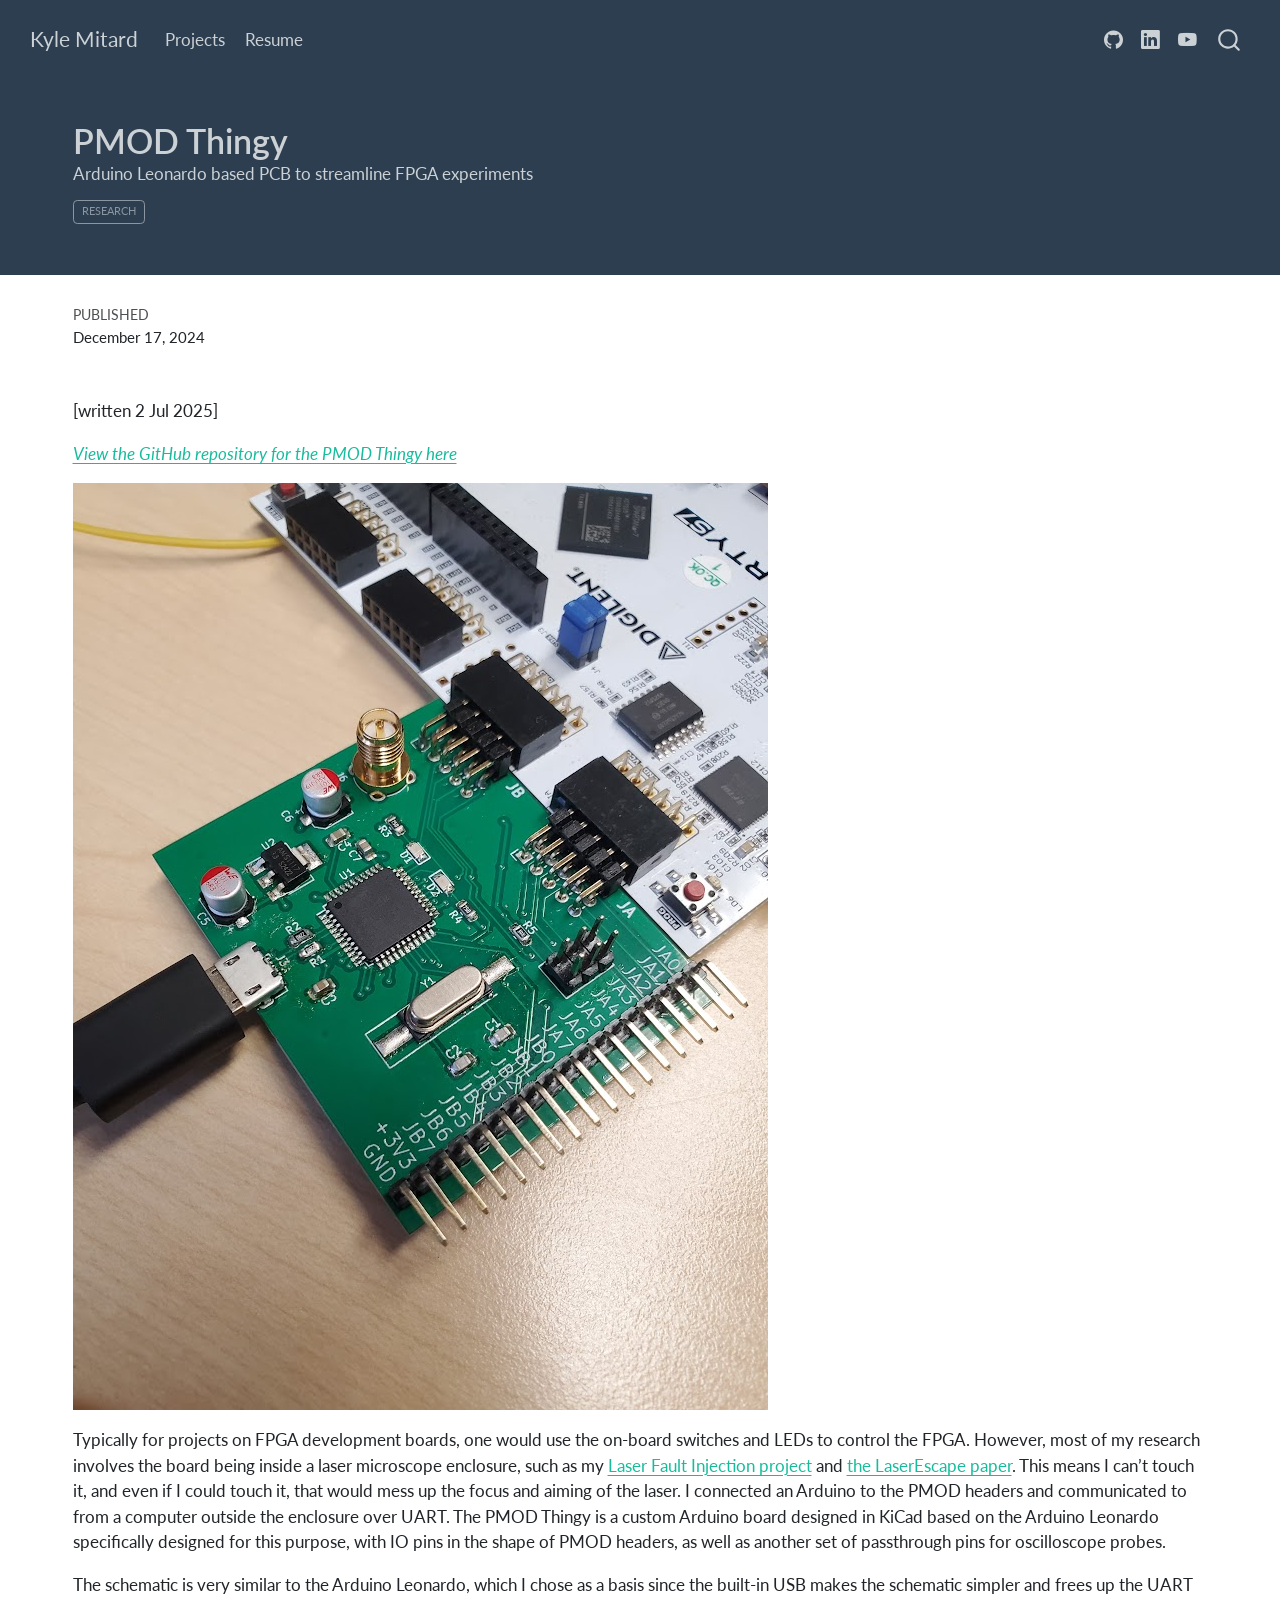
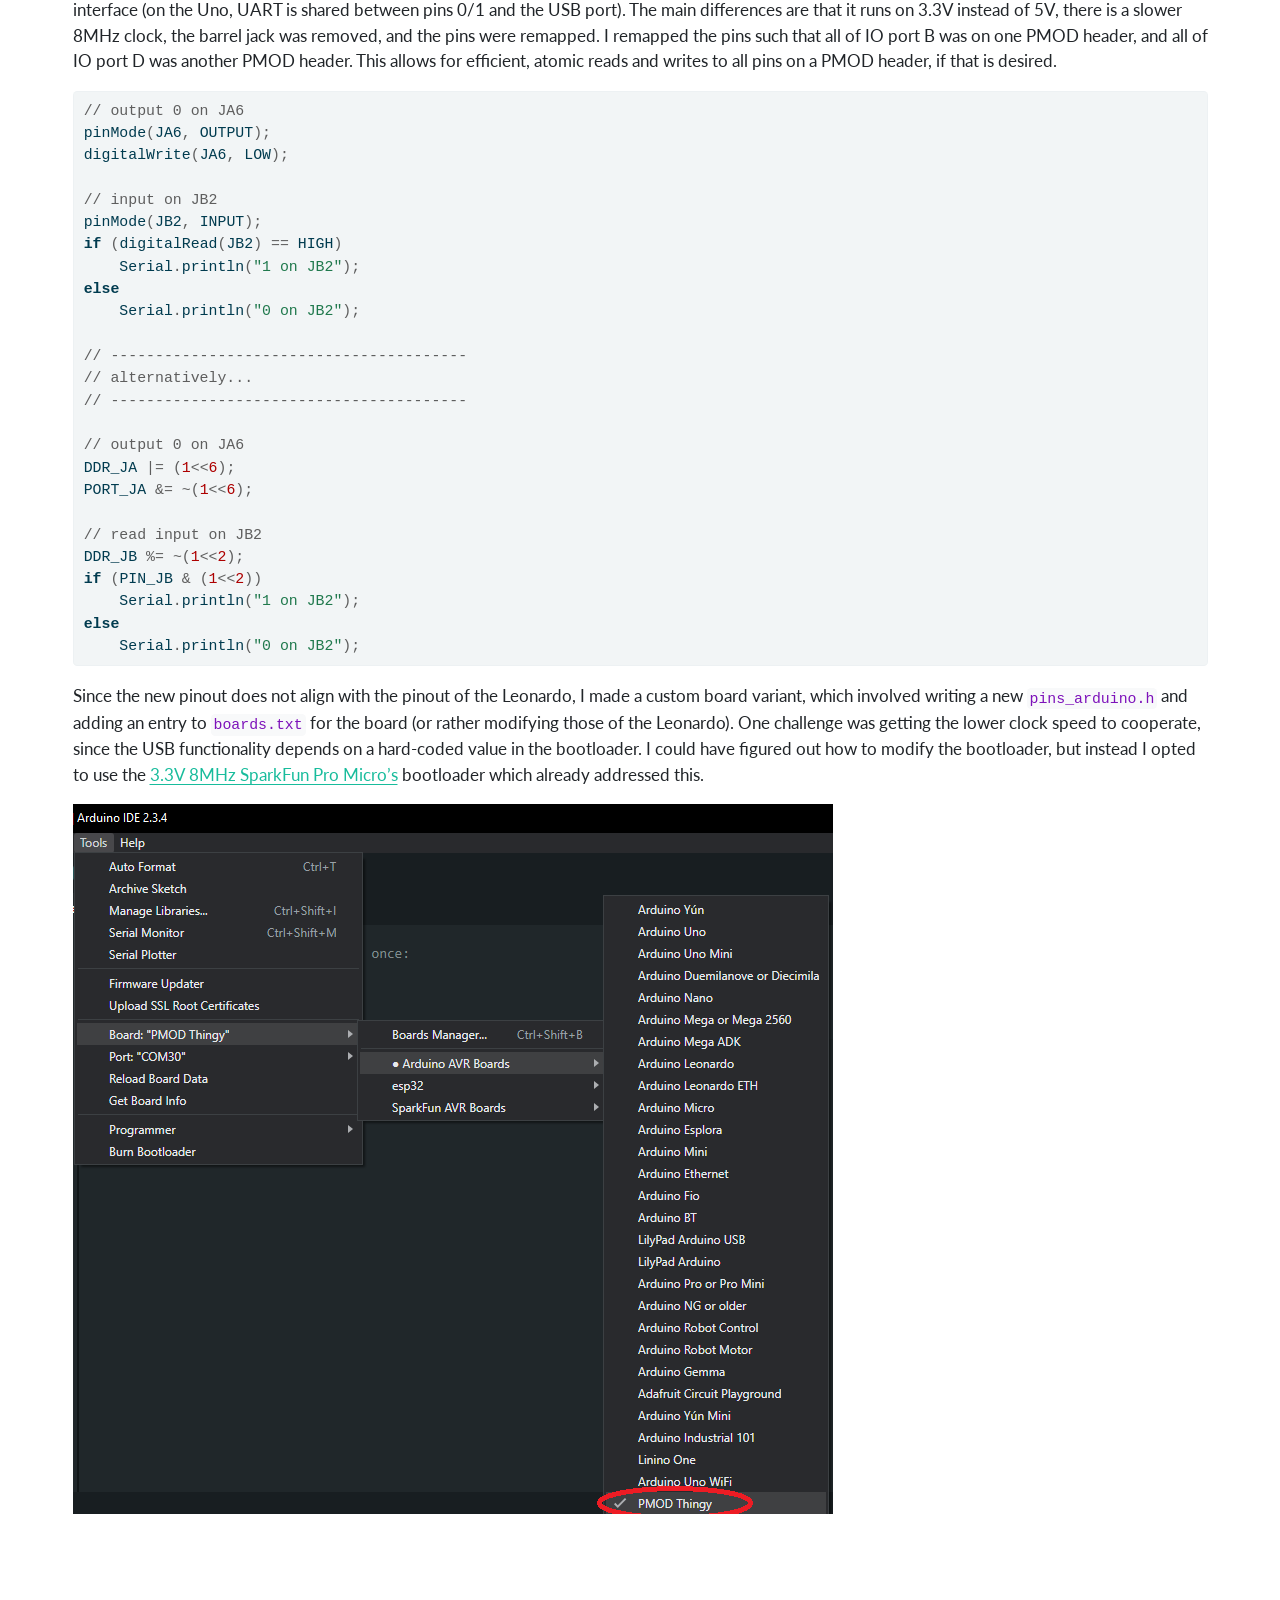
<file: docs/posts/pmodthingy/index.html>
<!DOCTYPE html>
<html xmlns="http://www.w3.org/1999/xhtml" lang="en" xml:lang="en"><head>

<meta charset="utf-8">
<meta name="generator" content="quarto-1.7.32">

<meta name="viewport" content="width=device-width, initial-scale=1.0, user-scalable=yes">

<meta name="dcterms.date" content="2024-12-17">
<meta name="description" content="Arduino Leonardo based PCB to streamline FPGA experiments">

<title>PMOD Thingy – Kyle Mitard</title>
<style>
code{white-space: pre-wrap;}
span.smallcaps{font-variant: small-caps;}
div.columns{display: flex; gap: min(4vw, 1.5em);}
div.column{flex: auto; overflow-x: auto;}
div.hanging-indent{margin-left: 1.5em; text-indent: -1.5em;}
ul.task-list{list-style: none;}
ul.task-list li input[type="checkbox"] {
  width: 0.8em;
  margin: 0 0.8em 0.2em -1em; /* quarto-specific, see https://github.com/quarto-dev/quarto-cli/issues/4556 */ 
  vertical-align: middle;
}
/* CSS for syntax highlighting */
html { -webkit-text-size-adjust: 100%; }
pre > code.sourceCode { white-space: pre; position: relative; }
pre > code.sourceCode > span { display: inline-block; line-height: 1.25; }
pre > code.sourceCode > span:empty { height: 1.2em; }
.sourceCode { overflow: visible; }
code.sourceCode > span { color: inherit; text-decoration: inherit; }
div.sourceCode { margin: 1em 0; }
pre.sourceCode { margin: 0; }
@media screen {
div.sourceCode { overflow: auto; }
}
@media print {
pre > code.sourceCode { white-space: pre-wrap; }
pre > code.sourceCode > span { text-indent: -5em; padding-left: 5em; }
}
pre.numberSource code
  { counter-reset: source-line 0; }
pre.numberSource code > span
  { position: relative; left: -4em; counter-increment: source-line; }
pre.numberSource code > span > a:first-child::before
  { content: counter(source-line);
    position: relative; left: -1em; text-align: right; vertical-align: baseline;
    border: none; display: inline-block;
    -webkit-touch-callout: none; -webkit-user-select: none;
    -khtml-user-select: none; -moz-user-select: none;
    -ms-user-select: none; user-select: none;
    padding: 0 4px; width: 4em;
  }
pre.numberSource { margin-left: 3em;  padding-left: 4px; }
div.sourceCode
  {   }
@media screen {
pre > code.sourceCode > span > a:first-child::before { text-decoration: underline; }
}
</style>


<script src="../../site_libs/quarto-nav/quarto-nav.js"></script>
<script src="../../site_libs/quarto-nav/headroom.min.js"></script>
<script src="../../site_libs/clipboard/clipboard.min.js"></script>
<script src="../../site_libs/quarto-search/autocomplete.umd.js"></script>
<script src="../../site_libs/quarto-search/fuse.min.js"></script>
<script src="../../site_libs/quarto-search/quarto-search.js"></script>
<meta name="quarto:offset" content="../../">
<script src="../../site_libs/quarto-html/quarto.js" type="module"></script>
<script src="../../site_libs/quarto-html/tabsets/tabsets.js" type="module"></script>
<script src="../../site_libs/quarto-html/popper.min.js"></script>
<script src="../../site_libs/quarto-html/tippy.umd.min.js"></script>
<script src="../../site_libs/quarto-html/anchor.min.js"></script>
<link href="../../site_libs/quarto-html/tippy.css" rel="stylesheet">
<link href="../../site_libs/quarto-html/quarto-syntax-highlighting-37eea08aefeeee20ff55810ff984fec1.css" rel="stylesheet" id="quarto-text-highlighting-styles">
<script src="../../site_libs/bootstrap/bootstrap.min.js"></script>
<link href="../../site_libs/bootstrap/bootstrap-icons.css" rel="stylesheet">
<link href="../../site_libs/bootstrap/bootstrap-dea41eb5020737fcd054cd11cd3b8eb4.min.css" rel="stylesheet" append-hash="true" id="quarto-bootstrap" data-mode="light">
<script id="quarto-search-options" type="application/json">{
  "location": "navbar",
  "copy-button": false,
  "collapse-after": 3,
  "panel-placement": "end",
  "type": "overlay",
  "limit": 50,
  "keyboard-shortcut": [
    "f",
    "/",
    "s"
  ],
  "show-item-context": false,
  "language": {
    "search-no-results-text": "No results",
    "search-matching-documents-text": "matching documents",
    "search-copy-link-title": "Copy link to search",
    "search-hide-matches-text": "Hide additional matches",
    "search-more-match-text": "more match in this document",
    "search-more-matches-text": "more matches in this document",
    "search-clear-button-title": "Clear",
    "search-text-placeholder": "",
    "search-detached-cancel-button-title": "Cancel",
    "search-submit-button-title": "Submit",
    "search-label": "Search"
  }
}</script>


<link rel="stylesheet" href="../../styles.css">
</head>

<body class="nav-fixed quarto-light">

<div id="quarto-search-results"></div>
  <header id="quarto-header" class="headroom fixed-top quarto-banner">
    <nav class="navbar navbar-expand-lg " data-bs-theme="dark">
      <div class="navbar-container container-fluid">
      <div class="navbar-brand-container mx-auto">
    <a class="navbar-brand" href="../../index.html">
    <span class="navbar-title">Kyle Mitard</span>
    </a>
  </div>
            <div id="quarto-search" class="" title="Search"></div>
          <button class="navbar-toggler" type="button" data-bs-toggle="collapse" data-bs-target="#navbarCollapse" aria-controls="navbarCollapse" role="menu" aria-expanded="false" aria-label="Toggle navigation" onclick="if (window.quartoToggleHeadroom) { window.quartoToggleHeadroom(); }">
  <span class="navbar-toggler-icon"></span>
</button>
          <div class="collapse navbar-collapse" id="navbarCollapse">
            <ul class="navbar-nav navbar-nav-scroll me-auto">
  <li class="nav-item">
    <a class="nav-link" href="../../projects.html"> 
<span class="menu-text">Projects</span></a>
  </li>  
  <li class="nav-item">
    <a class="nav-link" href="../../resume.html"> 
<span class="menu-text">Resume</span></a>
  </li>  
</ul>
            <ul class="navbar-nav navbar-nav-scroll ms-auto">
  <li class="nav-item compact">
    <a class="nav-link" href="https://github.com/KyleM32767"> <i class="bi bi-github" role="img">
</i> 
<span class="menu-text"></span></a>
  </li>  
  <li class="nav-item compact">
    <a class="nav-link" href="https://www.linkedin.com/in/kyle-mitard62"> <i class="bi bi-linkedin" role="img">
</i> 
<span class="menu-text"></span></a>
  </li>  
  <li class="nav-item compact">
    <a class="nav-link" href="https://www.youtube.com/channel/UCtGWKR7W_5xtZDwKDi8d-TQ"> <i class="bi bi-youtube" role="img">
</i> 
<span class="menu-text"></span></a>
  </li>  
</ul>
          </div> <!-- /navcollapse -->
            <div class="quarto-navbar-tools">
</div>
      </div> <!-- /container-fluid -->
    </nav>
</header>
<!-- content -->
<header id="title-block-header" class="quarto-title-block default page-columns page-full">
  <div class="quarto-title-banner page-columns page-full">
    <div class="quarto-title column-page">
      <h1 class="title">PMOD Thingy</h1>
                  <div>
        <div class="description">
          Arduino Leonardo based PCB to streamline FPGA experiments
        </div>
      </div>
                          <div class="quarto-categories">
                <div class="quarto-category">Research</div>
              </div>
                  </div>
  </div>
    
  
  <div class="quarto-title-meta column-page">

      
      <div>
      <div class="quarto-title-meta-heading">Published</div>
      <div class="quarto-title-meta-contents">
        <p class="date">December 17, 2024</p>
      </div>
    </div>
    
      
    </div>
    
  
  </header><div id="quarto-content" class="quarto-container page-columns page-rows-contents page-layout-full page-navbar">
<!-- sidebar -->
<!-- margin-sidebar -->
    
<!-- main -->
<main class="content quarto-banner-title-block column-page" id="quarto-document-content">





<p>[written 2 Jul 2025]</p>
<p><strong><em><a href="https://github.com/KyleM32767/PMOD-Thingy/">View the GitHub repository for the PMOD Thingy here</a></em></strong></p>
<p><img src="board.jpg" class="img-fluid"></p>
<p>Typically for projects on FPGA development boards, one would use the on-board switches and LEDs to control the FPGA. However, most of my research involves the board being inside a laser microscope enclosure, such as my <a href="../../posts/lfi_mqp/index.html">Laser Fault Injection project</a> and <a href="../../posts/laserescape/index.html">the LaserEscape paper</a>. This means I can’t touch it, and even if I could touch it, that would mess up the focus and aiming of the laser. I connected an Arduino to the PMOD headers and communicated to from a computer outside the enclosure over UART. The PMOD Thingy is a custom Arduino board designed in KiCad based on the Arduino Leonardo specifically designed for this purpose, with IO pins in the shape of PMOD headers, as well as another set of passthrough pins for oscilloscope probes.</p>
<p>The schematic is very similar to the Arduino Leonardo, which I chose as a basis since the built-in USB makes the schematic simpler and frees up the UART interface (on the Uno, UART is shared between pins 0/1 and the USB port). The main differences are that it runs on 3.3V instead of 5V, there is a slower 8MHz clock, the barrel jack was removed, and the pins were remapped. I remapped the pins such that all of IO port B was on one PMOD header, and all of IO port D was another PMOD header. This allows for efficient, atomic reads and writes to all pins on a PMOD header, if that is desired.</p>
<div class="sourceCode" id="cb1"><pre class="sourceCode cpp code-with-copy"><code class="sourceCode cpp"><span id="cb1-1"><a href="#cb1-1" aria-hidden="true" tabindex="-1"></a><span class="co">// output 0 on JA6</span></span>
<span id="cb1-2"><a href="#cb1-2" aria-hidden="true" tabindex="-1"></a>pinMode<span class="op">(</span>JA6<span class="op">,</span> OUTPUT<span class="op">);</span></span>
<span id="cb1-3"><a href="#cb1-3" aria-hidden="true" tabindex="-1"></a>digitalWrite<span class="op">(</span>JA6<span class="op">,</span> LOW<span class="op">);</span></span>
<span id="cb1-4"><a href="#cb1-4" aria-hidden="true" tabindex="-1"></a></span>
<span id="cb1-5"><a href="#cb1-5" aria-hidden="true" tabindex="-1"></a><span class="co">// input on JB2</span></span>
<span id="cb1-6"><a href="#cb1-6" aria-hidden="true" tabindex="-1"></a>pinMode<span class="op">(</span>JB2<span class="op">,</span> INPUT<span class="op">);</span></span>
<span id="cb1-7"><a href="#cb1-7" aria-hidden="true" tabindex="-1"></a><span class="cf">if</span> <span class="op">(</span>digitalRead<span class="op">(</span>JB2<span class="op">)</span> <span class="op">==</span> HIGH<span class="op">)</span></span>
<span id="cb1-8"><a href="#cb1-8" aria-hidden="true" tabindex="-1"></a>    Serial<span class="op">.</span>println<span class="op">(</span><span class="st">"1 on JB2"</span><span class="op">);</span></span>
<span id="cb1-9"><a href="#cb1-9" aria-hidden="true" tabindex="-1"></a><span class="cf">else</span></span>
<span id="cb1-10"><a href="#cb1-10" aria-hidden="true" tabindex="-1"></a>    Serial<span class="op">.</span>println<span class="op">(</span><span class="st">"0 on JB2"</span><span class="op">);</span></span>
<span id="cb1-11"><a href="#cb1-11" aria-hidden="true" tabindex="-1"></a></span>
<span id="cb1-12"><a href="#cb1-12" aria-hidden="true" tabindex="-1"></a><span class="co">// ----------------------------------------</span></span>
<span id="cb1-13"><a href="#cb1-13" aria-hidden="true" tabindex="-1"></a><span class="co">// alternatively...</span></span>
<span id="cb1-14"><a href="#cb1-14" aria-hidden="true" tabindex="-1"></a><span class="co">// ----------------------------------------</span></span>
<span id="cb1-15"><a href="#cb1-15" aria-hidden="true" tabindex="-1"></a></span>
<span id="cb1-16"><a href="#cb1-16" aria-hidden="true" tabindex="-1"></a><span class="co">// output 0 on JA6</span></span>
<span id="cb1-17"><a href="#cb1-17" aria-hidden="true" tabindex="-1"></a>DDR_JA <span class="op">|=</span> <span class="op">(</span><span class="dv">1</span><span class="op">&lt;&lt;</span><span class="dv">6</span><span class="op">);</span></span>
<span id="cb1-18"><a href="#cb1-18" aria-hidden="true" tabindex="-1"></a>PORT_JA <span class="op">&amp;=</span> <span class="op">~(</span><span class="dv">1</span><span class="op">&lt;&lt;</span><span class="dv">6</span><span class="op">);</span></span>
<span id="cb1-19"><a href="#cb1-19" aria-hidden="true" tabindex="-1"></a></span>
<span id="cb1-20"><a href="#cb1-20" aria-hidden="true" tabindex="-1"></a><span class="co">// read input on JB2</span></span>
<span id="cb1-21"><a href="#cb1-21" aria-hidden="true" tabindex="-1"></a>DDR_JB <span class="op">%=</span> <span class="op">~(</span><span class="dv">1</span><span class="op">&lt;&lt;</span><span class="dv">2</span><span class="op">);</span></span>
<span id="cb1-22"><a href="#cb1-22" aria-hidden="true" tabindex="-1"></a><span class="cf">if</span> <span class="op">(</span>PIN_JB <span class="op">&amp;</span> <span class="op">(</span><span class="dv">1</span><span class="op">&lt;&lt;</span><span class="dv">2</span><span class="op">))</span></span>
<span id="cb1-23"><a href="#cb1-23" aria-hidden="true" tabindex="-1"></a>    Serial<span class="op">.</span>println<span class="op">(</span><span class="st">"1 on JB2"</span><span class="op">);</span></span>
<span id="cb1-24"><a href="#cb1-24" aria-hidden="true" tabindex="-1"></a><span class="cf">else</span></span>
<span id="cb1-25"><a href="#cb1-25" aria-hidden="true" tabindex="-1"></a>    Serial<span class="op">.</span>println<span class="op">(</span><span class="st">"0 on JB2"</span><span class="op">);</span></span></code><button title="Copy to Clipboard" class="code-copy-button"><i class="bi"></i></button></pre></div>
<p>Since the new pinout does not align with the pinout of the Leonardo, I made a custom board variant, which involved writing a new <code>pins_arduino.h</code> and adding an entry to <code>boards.txt</code> for the board (or rather modifying those of the Leonardo). One challenge was getting the lower clock speed to cooperate, since the USB functionality depends on a hard-coded value in the bootloader. I could have figured out how to modify the bootloader, but instead I opted to use the <a href="https://www.sparkfun.com/pro-micro-3-3v-8mhz.html">3.3V 8MHz SparkFun Pro Micro’s</a> bootloader which already addressed this.</p>
<p><img src="pmodthingy_in_boards.png" class="img-fluid"></p>



</main> <!-- /main -->
<script id="quarto-html-after-body" type="application/javascript">
  window.document.addEventListener("DOMContentLoaded", function (event) {
    const icon = "";
    const anchorJS = new window.AnchorJS();
    anchorJS.options = {
      placement: 'right',
      icon: icon
    };
    anchorJS.add('.anchored');
    const isCodeAnnotation = (el) => {
      for (const clz of el.classList) {
        if (clz.startsWith('code-annotation-')) {                     
          return true;
        }
      }
      return false;
    }
    const onCopySuccess = function(e) {
      // button target
      const button = e.trigger;
      // don't keep focus
      button.blur();
      // flash "checked"
      button.classList.add('code-copy-button-checked');
      var currentTitle = button.getAttribute("title");
      button.setAttribute("title", "Copied!");
      let tooltip;
      if (window.bootstrap) {
        button.setAttribute("data-bs-toggle", "tooltip");
        button.setAttribute("data-bs-placement", "left");
        button.setAttribute("data-bs-title", "Copied!");
        tooltip = new bootstrap.Tooltip(button, 
          { trigger: "manual", 
            customClass: "code-copy-button-tooltip",
            offset: [0, -8]});
        tooltip.show();    
      }
      setTimeout(function() {
        if (tooltip) {
          tooltip.hide();
          button.removeAttribute("data-bs-title");
          button.removeAttribute("data-bs-toggle");
          button.removeAttribute("data-bs-placement");
        }
        button.setAttribute("title", currentTitle);
        button.classList.remove('code-copy-button-checked');
      }, 1000);
      // clear code selection
      e.clearSelection();
    }
    const getTextToCopy = function(trigger) {
        const codeEl = trigger.previousElementSibling.cloneNode(true);
        for (const childEl of codeEl.children) {
          if (isCodeAnnotation(childEl)) {
            childEl.remove();
          }
        }
        return codeEl.innerText;
    }
    const clipboard = new window.ClipboardJS('.code-copy-button:not([data-in-quarto-modal])', {
      text: getTextToCopy
    });
    clipboard.on('success', onCopySuccess);
    if (window.document.getElementById('quarto-embedded-source-code-modal')) {
      const clipboardModal = new window.ClipboardJS('.code-copy-button[data-in-quarto-modal]', {
        text: getTextToCopy,
        container: window.document.getElementById('quarto-embedded-source-code-modal')
      });
      clipboardModal.on('success', onCopySuccess);
    }
      var localhostRegex = new RegExp(/^(?:http|https):\/\/localhost\:?[0-9]*\//);
      var mailtoRegex = new RegExp(/^mailto:/);
        var filterRegex = new RegExp('/' + window.location.host + '/');
      var isInternal = (href) => {
          return filterRegex.test(href) || localhostRegex.test(href) || mailtoRegex.test(href);
      }
      // Inspect non-navigation links and adorn them if external
     var links = window.document.querySelectorAll('a[href]:not(.nav-link):not(.navbar-brand):not(.toc-action):not(.sidebar-link):not(.sidebar-item-toggle):not(.pagination-link):not(.no-external):not([aria-hidden]):not(.dropdown-item):not(.quarto-navigation-tool):not(.about-link)');
      for (var i=0; i<links.length; i++) {
        const link = links[i];
        if (!isInternal(link.href)) {
          // undo the damage that might have been done by quarto-nav.js in the case of
          // links that we want to consider external
          if (link.dataset.originalHref !== undefined) {
            link.href = link.dataset.originalHref;
          }
        }
      }
    function tippyHover(el, contentFn, onTriggerFn, onUntriggerFn) {
      const config = {
        allowHTML: true,
        maxWidth: 500,
        delay: 100,
        arrow: false,
        appendTo: function(el) {
            return el.parentElement;
        },
        interactive: true,
        interactiveBorder: 10,
        theme: 'quarto',
        placement: 'bottom-start',
      };
      if (contentFn) {
        config.content = contentFn;
      }
      if (onTriggerFn) {
        config.onTrigger = onTriggerFn;
      }
      if (onUntriggerFn) {
        config.onUntrigger = onUntriggerFn;
      }
      window.tippy(el, config); 
    }
    const noterefs = window.document.querySelectorAll('a[role="doc-noteref"]');
    for (var i=0; i<noterefs.length; i++) {
      const ref = noterefs[i];
      tippyHover(ref, function() {
        // use id or data attribute instead here
        let href = ref.getAttribute('data-footnote-href') || ref.getAttribute('href');
        try { href = new URL(href).hash; } catch {}
        const id = href.replace(/^#\/?/, "");
        const note = window.document.getElementById(id);
        if (note) {
          return note.innerHTML;
        } else {
          return "";
        }
      });
    }
    const xrefs = window.document.querySelectorAll('a.quarto-xref');
    const processXRef = (id, note) => {
      // Strip column container classes
      const stripColumnClz = (el) => {
        el.classList.remove("page-full", "page-columns");
        if (el.children) {
          for (const child of el.children) {
            stripColumnClz(child);
          }
        }
      }
      stripColumnClz(note)
      if (id === null || id.startsWith('sec-')) {
        // Special case sections, only their first couple elements
        const container = document.createElement("div");
        if (note.children && note.children.length > 2) {
          container.appendChild(note.children[0].cloneNode(true));
          for (let i = 1; i < note.children.length; i++) {
            const child = note.children[i];
            if (child.tagName === "P" && child.innerText === "") {
              continue;
            } else {
              container.appendChild(child.cloneNode(true));
              break;
            }
          }
          if (window.Quarto?.typesetMath) {
            window.Quarto.typesetMath(container);
          }
          return container.innerHTML
        } else {
          if (window.Quarto?.typesetMath) {
            window.Quarto.typesetMath(note);
          }
          return note.innerHTML;
        }
      } else {
        // Remove any anchor links if they are present
        const anchorLink = note.querySelector('a.anchorjs-link');
        if (anchorLink) {
          anchorLink.remove();
        }
        if (window.Quarto?.typesetMath) {
          window.Quarto.typesetMath(note);
        }
        if (note.classList.contains("callout")) {
          return note.outerHTML;
        } else {
          return note.innerHTML;
        }
      }
    }
    for (var i=0; i<xrefs.length; i++) {
      const xref = xrefs[i];
      tippyHover(xref, undefined, function(instance) {
        instance.disable();
        let url = xref.getAttribute('href');
        let hash = undefined; 
        if (url.startsWith('#')) {
          hash = url;
        } else {
          try { hash = new URL(url).hash; } catch {}
        }
        if (hash) {
          const id = hash.replace(/^#\/?/, "");
          const note = window.document.getElementById(id);
          if (note !== null) {
            try {
              const html = processXRef(id, note.cloneNode(true));
              instance.setContent(html);
            } finally {
              instance.enable();
              instance.show();
            }
          } else {
            // See if we can fetch this
            fetch(url.split('#')[0])
            .then(res => res.text())
            .then(html => {
              const parser = new DOMParser();
              const htmlDoc = parser.parseFromString(html, "text/html");
              const note = htmlDoc.getElementById(id);
              if (note !== null) {
                const html = processXRef(id, note);
                instance.setContent(html);
              } 
            }).finally(() => {
              instance.enable();
              instance.show();
            });
          }
        } else {
          // See if we can fetch a full url (with no hash to target)
          // This is a special case and we should probably do some content thinning / targeting
          fetch(url)
          .then(res => res.text())
          .then(html => {
            const parser = new DOMParser();
            const htmlDoc = parser.parseFromString(html, "text/html");
            const note = htmlDoc.querySelector('main.content');
            if (note !== null) {
              // This should only happen for chapter cross references
              // (since there is no id in the URL)
              // remove the first header
              if (note.children.length > 0 && note.children[0].tagName === "HEADER") {
                note.children[0].remove();
              }
              const html = processXRef(null, note);
              instance.setContent(html);
            } 
          }).finally(() => {
            instance.enable();
            instance.show();
          });
        }
      }, function(instance) {
      });
    }
        let selectedAnnoteEl;
        const selectorForAnnotation = ( cell, annotation) => {
          let cellAttr = 'data-code-cell="' + cell + '"';
          let lineAttr = 'data-code-annotation="' +  annotation + '"';
          const selector = 'span[' + cellAttr + '][' + lineAttr + ']';
          return selector;
        }
        const selectCodeLines = (annoteEl) => {
          const doc = window.document;
          const targetCell = annoteEl.getAttribute("data-target-cell");
          const targetAnnotation = annoteEl.getAttribute("data-target-annotation");
          const annoteSpan = window.document.querySelector(selectorForAnnotation(targetCell, targetAnnotation));
          const lines = annoteSpan.getAttribute("data-code-lines").split(",");
          const lineIds = lines.map((line) => {
            return targetCell + "-" + line;
          })
          let top = null;
          let height = null;
          let parent = null;
          if (lineIds.length > 0) {
              //compute the position of the single el (top and bottom and make a div)
              const el = window.document.getElementById(lineIds[0]);
              top = el.offsetTop;
              height = el.offsetHeight;
              parent = el.parentElement.parentElement;
            if (lineIds.length > 1) {
              const lastEl = window.document.getElementById(lineIds[lineIds.length - 1]);
              const bottom = lastEl.offsetTop + lastEl.offsetHeight;
              height = bottom - top;
            }
            if (top !== null && height !== null && parent !== null) {
              // cook up a div (if necessary) and position it 
              let div = window.document.getElementById("code-annotation-line-highlight");
              if (div === null) {
                div = window.document.createElement("div");
                div.setAttribute("id", "code-annotation-line-highlight");
                div.style.position = 'absolute';
                parent.appendChild(div);
              }
              div.style.top = top - 2 + "px";
              div.style.height = height + 4 + "px";
              div.style.left = 0;
              let gutterDiv = window.document.getElementById("code-annotation-line-highlight-gutter");
              if (gutterDiv === null) {
                gutterDiv = window.document.createElement("div");
                gutterDiv.setAttribute("id", "code-annotation-line-highlight-gutter");
                gutterDiv.style.position = 'absolute';
                const codeCell = window.document.getElementById(targetCell);
                const gutter = codeCell.querySelector('.code-annotation-gutter');
                gutter.appendChild(gutterDiv);
              }
              gutterDiv.style.top = top - 2 + "px";
              gutterDiv.style.height = height + 4 + "px";
            }
            selectedAnnoteEl = annoteEl;
          }
        };
        const unselectCodeLines = () => {
          const elementsIds = ["code-annotation-line-highlight", "code-annotation-line-highlight-gutter"];
          elementsIds.forEach((elId) => {
            const div = window.document.getElementById(elId);
            if (div) {
              div.remove();
            }
          });
          selectedAnnoteEl = undefined;
        };
          // Handle positioning of the toggle
      window.addEventListener(
        "resize",
        throttle(() => {
          elRect = undefined;
          if (selectedAnnoteEl) {
            selectCodeLines(selectedAnnoteEl);
          }
        }, 10)
      );
      function throttle(fn, ms) {
      let throttle = false;
      let timer;
        return (...args) => {
          if(!throttle) { // first call gets through
              fn.apply(this, args);
              throttle = true;
          } else { // all the others get throttled
              if(timer) clearTimeout(timer); // cancel #2
              timer = setTimeout(() => {
                fn.apply(this, args);
                timer = throttle = false;
              }, ms);
          }
        };
      }
        // Attach click handler to the DT
        const annoteDls = window.document.querySelectorAll('dt[data-target-cell]');
        for (const annoteDlNode of annoteDls) {
          annoteDlNode.addEventListener('click', (event) => {
            const clickedEl = event.target;
            if (clickedEl !== selectedAnnoteEl) {
              unselectCodeLines();
              const activeEl = window.document.querySelector('dt[data-target-cell].code-annotation-active');
              if (activeEl) {
                activeEl.classList.remove('code-annotation-active');
              }
              selectCodeLines(clickedEl);
              clickedEl.classList.add('code-annotation-active');
            } else {
              // Unselect the line
              unselectCodeLines();
              clickedEl.classList.remove('code-annotation-active');
            }
          });
        }
    const findCites = (el) => {
      const parentEl = el.parentElement;
      if (parentEl) {
        const cites = parentEl.dataset.cites;
        if (cites) {
          return {
            el,
            cites: cites.split(' ')
          };
        } else {
          return findCites(el.parentElement)
        }
      } else {
        return undefined;
      }
    };
    var bibliorefs = window.document.querySelectorAll('a[role="doc-biblioref"]');
    for (var i=0; i<bibliorefs.length; i++) {
      const ref = bibliorefs[i];
      const citeInfo = findCites(ref);
      if (citeInfo) {
        tippyHover(citeInfo.el, function() {
          var popup = window.document.createElement('div');
          citeInfo.cites.forEach(function(cite) {
            var citeDiv = window.document.createElement('div');
            citeDiv.classList.add('hanging-indent');
            citeDiv.classList.add('csl-entry');
            var biblioDiv = window.document.getElementById('ref-' + cite);
            if (biblioDiv) {
              citeDiv.innerHTML = biblioDiv.innerHTML;
            }
            popup.appendChild(citeDiv);
          });
          return popup.innerHTML;
        });
      }
    }
  });
  </script>
</div> <!-- /content -->




</body></html>
</file>
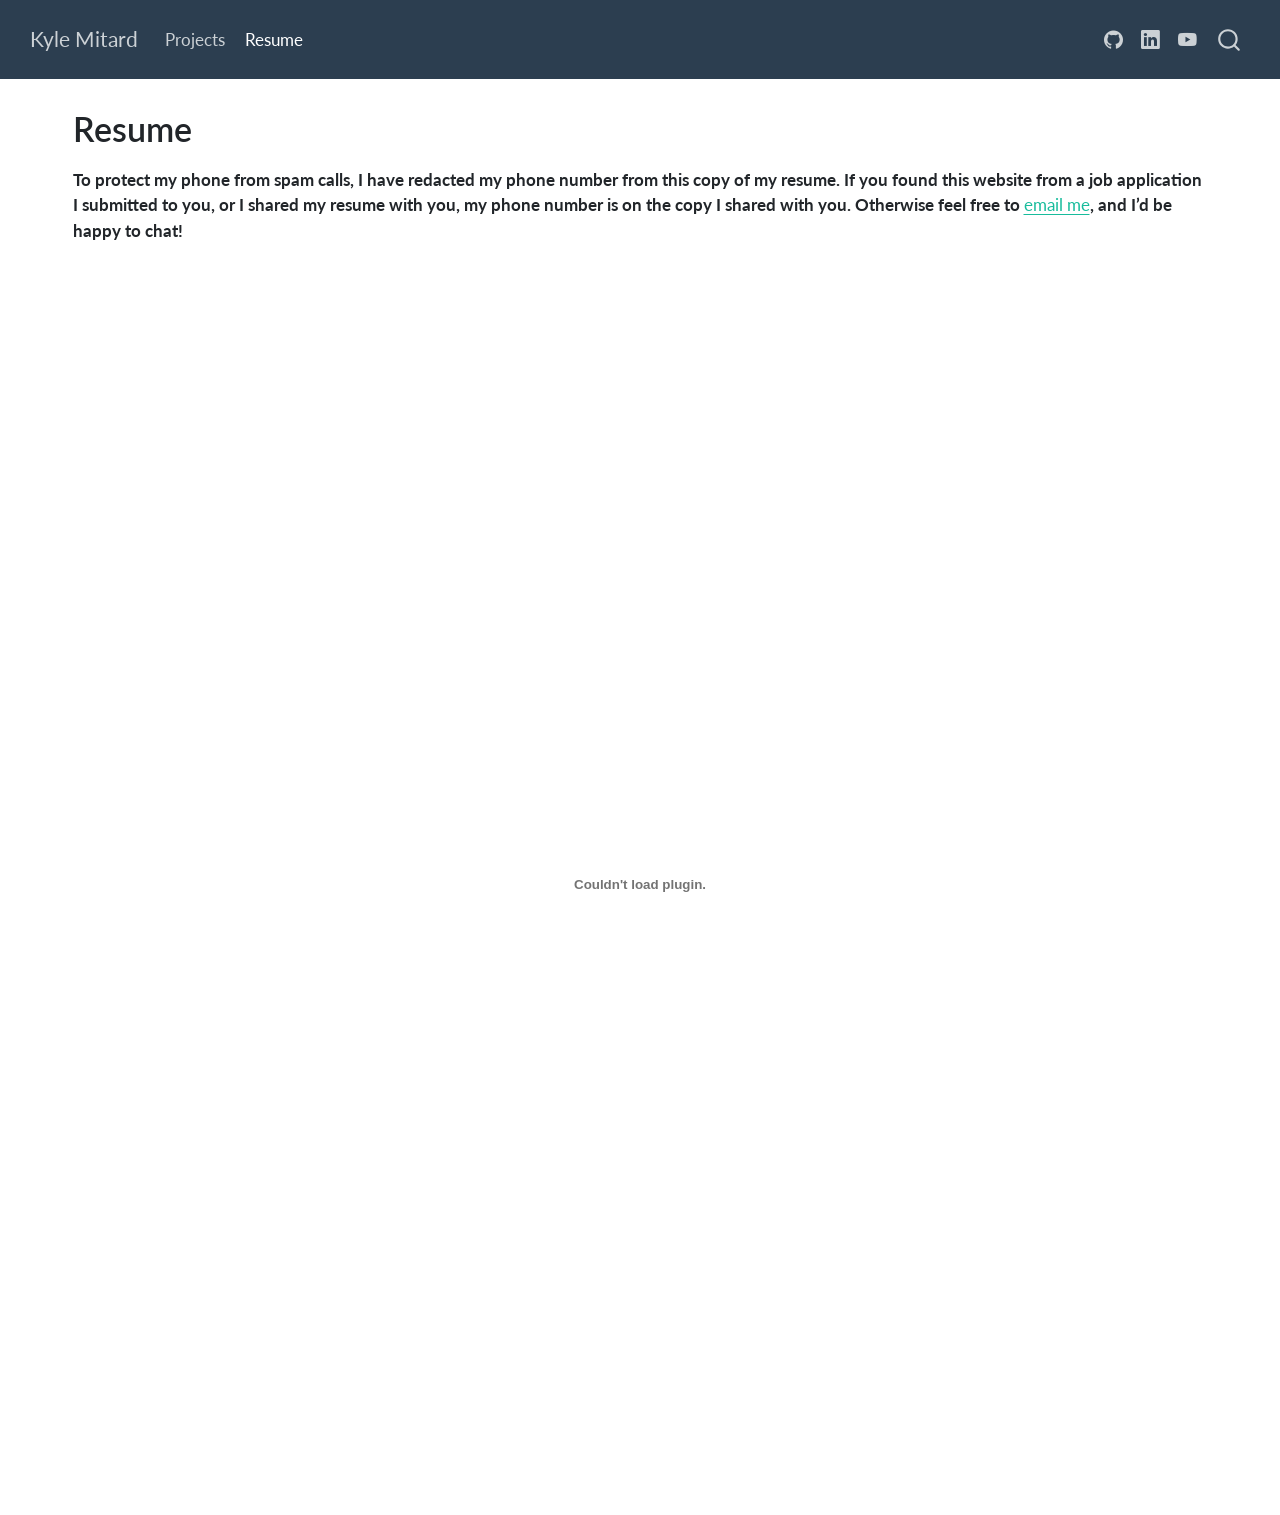
<file: docs/resume.html>
<!DOCTYPE html>
<html xmlns="http://www.w3.org/1999/xhtml" lang="en" xml:lang="en"><head>

<meta charset="utf-8">
<meta name="generator" content="quarto-1.7.32">

<meta name="viewport" content="width=device-width, initial-scale=1.0, user-scalable=yes">


<title>Resume – Kyle Mitard</title>
<style>
code{white-space: pre-wrap;}
span.smallcaps{font-variant: small-caps;}
div.columns{display: flex; gap: min(4vw, 1.5em);}
div.column{flex: auto; overflow-x: auto;}
div.hanging-indent{margin-left: 1.5em; text-indent: -1.5em;}
ul.task-list{list-style: none;}
ul.task-list li input[type="checkbox"] {
  width: 0.8em;
  margin: 0 0.8em 0.2em -1em; /* quarto-specific, see https://github.com/quarto-dev/quarto-cli/issues/4556 */ 
  vertical-align: middle;
}
</style>


<script src="site_libs/quarto-nav/quarto-nav.js"></script>
<script src="site_libs/quarto-nav/headroom.min.js"></script>
<script src="site_libs/clipboard/clipboard.min.js"></script>
<script src="site_libs/quarto-search/autocomplete.umd.js"></script>
<script src="site_libs/quarto-search/fuse.min.js"></script>
<script src="site_libs/quarto-search/quarto-search.js"></script>
<meta name="quarto:offset" content="./">
<script src="site_libs/quarto-html/quarto.js" type="module"></script>
<script src="site_libs/quarto-html/tabsets/tabsets.js" type="module"></script>
<script src="site_libs/quarto-html/popper.min.js"></script>
<script src="site_libs/quarto-html/tippy.umd.min.js"></script>
<script src="site_libs/quarto-html/anchor.min.js"></script>
<link href="site_libs/quarto-html/tippy.css" rel="stylesheet">
<link href="site_libs/quarto-html/quarto-syntax-highlighting-37eea08aefeeee20ff55810ff984fec1.css" rel="stylesheet" id="quarto-text-highlighting-styles">
<script src="site_libs/bootstrap/bootstrap.min.js"></script>
<link href="site_libs/bootstrap/bootstrap-icons.css" rel="stylesheet">
<link href="site_libs/bootstrap/bootstrap-dea41eb5020737fcd054cd11cd3b8eb4.min.css" rel="stylesheet" append-hash="true" id="quarto-bootstrap" data-mode="light">
<script id="quarto-search-options" type="application/json">{
  "location": "navbar",
  "copy-button": false,
  "collapse-after": 3,
  "panel-placement": "end",
  "type": "overlay",
  "limit": 50,
  "keyboard-shortcut": [
    "f",
    "/",
    "s"
  ],
  "show-item-context": false,
  "language": {
    "search-no-results-text": "No results",
    "search-matching-documents-text": "matching documents",
    "search-copy-link-title": "Copy link to search",
    "search-hide-matches-text": "Hide additional matches",
    "search-more-match-text": "more match in this document",
    "search-more-matches-text": "more matches in this document",
    "search-clear-button-title": "Clear",
    "search-text-placeholder": "",
    "search-detached-cancel-button-title": "Cancel",
    "search-submit-button-title": "Submit",
    "search-label": "Search"
  }
}</script>


<link rel="stylesheet" href="styles.css">
</head>

<body class="nav-fixed quarto-light">

<div id="quarto-search-results"></div>
  <header id="quarto-header" class="headroom fixed-top">
    <nav class="navbar navbar-expand-lg " data-bs-theme="dark">
      <div class="navbar-container container-fluid">
      <div class="navbar-brand-container mx-auto">
    <a class="navbar-brand" href="./index.html">
    <span class="navbar-title">Kyle Mitard</span>
    </a>
  </div>
            <div id="quarto-search" class="" title="Search"></div>
          <button class="navbar-toggler" type="button" data-bs-toggle="collapse" data-bs-target="#navbarCollapse" aria-controls="navbarCollapse" role="menu" aria-expanded="false" aria-label="Toggle navigation" onclick="if (window.quartoToggleHeadroom) { window.quartoToggleHeadroom(); }">
  <span class="navbar-toggler-icon"></span>
</button>
          <div class="collapse navbar-collapse" id="navbarCollapse">
            <ul class="navbar-nav navbar-nav-scroll me-auto">
  <li class="nav-item">
    <a class="nav-link" href="./projects.html"> 
<span class="menu-text">Projects</span></a>
  </li>  
  <li class="nav-item">
    <a class="nav-link active" href="./resume.html" aria-current="page"> 
<span class="menu-text">Resume</span></a>
  </li>  
</ul>
            <ul class="navbar-nav navbar-nav-scroll ms-auto">
  <li class="nav-item compact">
    <a class="nav-link" href="https://github.com/KyleM32767"> <i class="bi bi-github" role="img">
</i> 
<span class="menu-text"></span></a>
  </li>  
  <li class="nav-item compact">
    <a class="nav-link" href="https://www.linkedin.com/in/kyle-mitard62"> <i class="bi bi-linkedin" role="img">
</i> 
<span class="menu-text"></span></a>
  </li>  
  <li class="nav-item compact">
    <a class="nav-link" href="https://www.youtube.com/channel/UCtGWKR7W_5xtZDwKDi8d-TQ"> <i class="bi bi-youtube" role="img">
</i> 
<span class="menu-text"></span></a>
  </li>  
</ul>
          </div> <!-- /navcollapse -->
            <div class="quarto-navbar-tools">
</div>
      </div> <!-- /container-fluid -->
    </nav>
</header>
<!-- content -->
<div id="quarto-content" class="quarto-container page-columns page-rows-contents page-layout-full page-navbar">
<!-- sidebar -->
<!-- margin-sidebar -->
    
<!-- main -->
<main class="content column-page" id="quarto-document-content">

<header id="title-block-header" class="quarto-title-block default">
<div class="quarto-title">
<h1 class="title">Resume</h1>
</div>



<div class="quarto-title-meta column-page">

    
  
    
  </div>
  


</header>


<p><strong>To protect my phone from spam calls, I have redacted my phone number from this copy of my resume. If you found this website from a job application I submitted to you, or I shared my resume with you, my phone number is on the copy I shared with you. Otherwise feel free to <a href="mailto:krmitard@wpi.edu">email me</a>, and I’d be happy to chat!</strong></p>
<embed src="kyle_mitard_resume_number_redacted.pdf" width="100%" height="175%">



</main> <!-- /main -->
<script id="quarto-html-after-body" type="application/javascript">
  window.document.addEventListener("DOMContentLoaded", function (event) {
    const icon = "";
    const anchorJS = new window.AnchorJS();
    anchorJS.options = {
      placement: 'right',
      icon: icon
    };
    anchorJS.add('.anchored');
    const isCodeAnnotation = (el) => {
      for (const clz of el.classList) {
        if (clz.startsWith('code-annotation-')) {                     
          return true;
        }
      }
      return false;
    }
    const onCopySuccess = function(e) {
      // button target
      const button = e.trigger;
      // don't keep focus
      button.blur();
      // flash "checked"
      button.classList.add('code-copy-button-checked');
      var currentTitle = button.getAttribute("title");
      button.setAttribute("title", "Copied!");
      let tooltip;
      if (window.bootstrap) {
        button.setAttribute("data-bs-toggle", "tooltip");
        button.setAttribute("data-bs-placement", "left");
        button.setAttribute("data-bs-title", "Copied!");
        tooltip = new bootstrap.Tooltip(button, 
          { trigger: "manual", 
            customClass: "code-copy-button-tooltip",
            offset: [0, -8]});
        tooltip.show();    
      }
      setTimeout(function() {
        if (tooltip) {
          tooltip.hide();
          button.removeAttribute("data-bs-title");
          button.removeAttribute("data-bs-toggle");
          button.removeAttribute("data-bs-placement");
        }
        button.setAttribute("title", currentTitle);
        button.classList.remove('code-copy-button-checked');
      }, 1000);
      // clear code selection
      e.clearSelection();
    }
    const getTextToCopy = function(trigger) {
        const codeEl = trigger.previousElementSibling.cloneNode(true);
        for (const childEl of codeEl.children) {
          if (isCodeAnnotation(childEl)) {
            childEl.remove();
          }
        }
        return codeEl.innerText;
    }
    const clipboard = new window.ClipboardJS('.code-copy-button:not([data-in-quarto-modal])', {
      text: getTextToCopy
    });
    clipboard.on('success', onCopySuccess);
    if (window.document.getElementById('quarto-embedded-source-code-modal')) {
      const clipboardModal = new window.ClipboardJS('.code-copy-button[data-in-quarto-modal]', {
        text: getTextToCopy,
        container: window.document.getElementById('quarto-embedded-source-code-modal')
      });
      clipboardModal.on('success', onCopySuccess);
    }
      var localhostRegex = new RegExp(/^(?:http|https):\/\/localhost\:?[0-9]*\//);
      var mailtoRegex = new RegExp(/^mailto:/);
        var filterRegex = new RegExp('/' + window.location.host + '/');
      var isInternal = (href) => {
          return filterRegex.test(href) || localhostRegex.test(href) || mailtoRegex.test(href);
      }
      // Inspect non-navigation links and adorn them if external
     var links = window.document.querySelectorAll('a[href]:not(.nav-link):not(.navbar-brand):not(.toc-action):not(.sidebar-link):not(.sidebar-item-toggle):not(.pagination-link):not(.no-external):not([aria-hidden]):not(.dropdown-item):not(.quarto-navigation-tool):not(.about-link)');
      for (var i=0; i<links.length; i++) {
        const link = links[i];
        if (!isInternal(link.href)) {
          // undo the damage that might have been done by quarto-nav.js in the case of
          // links that we want to consider external
          if (link.dataset.originalHref !== undefined) {
            link.href = link.dataset.originalHref;
          }
        }
      }
    function tippyHover(el, contentFn, onTriggerFn, onUntriggerFn) {
      const config = {
        allowHTML: true,
        maxWidth: 500,
        delay: 100,
        arrow: false,
        appendTo: function(el) {
            return el.parentElement;
        },
        interactive: true,
        interactiveBorder: 10,
        theme: 'quarto',
        placement: 'bottom-start',
      };
      if (contentFn) {
        config.content = contentFn;
      }
      if (onTriggerFn) {
        config.onTrigger = onTriggerFn;
      }
      if (onUntriggerFn) {
        config.onUntrigger = onUntriggerFn;
      }
      window.tippy(el, config); 
    }
    const noterefs = window.document.querySelectorAll('a[role="doc-noteref"]');
    for (var i=0; i<noterefs.length; i++) {
      const ref = noterefs[i];
      tippyHover(ref, function() {
        // use id or data attribute instead here
        let href = ref.getAttribute('data-footnote-href') || ref.getAttribute('href');
        try { href = new URL(href).hash; } catch {}
        const id = href.replace(/^#\/?/, "");
        const note = window.document.getElementById(id);
        if (note) {
          return note.innerHTML;
        } else {
          return "";
        }
      });
    }
    const xrefs = window.document.querySelectorAll('a.quarto-xref');
    const processXRef = (id, note) => {
      // Strip column container classes
      const stripColumnClz = (el) => {
        el.classList.remove("page-full", "page-columns");
        if (el.children) {
          for (const child of el.children) {
            stripColumnClz(child);
          }
        }
      }
      stripColumnClz(note)
      if (id === null || id.startsWith('sec-')) {
        // Special case sections, only their first couple elements
        const container = document.createElement("div");
        if (note.children && note.children.length > 2) {
          container.appendChild(note.children[0].cloneNode(true));
          for (let i = 1; i < note.children.length; i++) {
            const child = note.children[i];
            if (child.tagName === "P" && child.innerText === "") {
              continue;
            } else {
              container.appendChild(child.cloneNode(true));
              break;
            }
          }
          if (window.Quarto?.typesetMath) {
            window.Quarto.typesetMath(container);
          }
          return container.innerHTML
        } else {
          if (window.Quarto?.typesetMath) {
            window.Quarto.typesetMath(note);
          }
          return note.innerHTML;
        }
      } else {
        // Remove any anchor links if they are present
        const anchorLink = note.querySelector('a.anchorjs-link');
        if (anchorLink) {
          anchorLink.remove();
        }
        if (window.Quarto?.typesetMath) {
          window.Quarto.typesetMath(note);
        }
        if (note.classList.contains("callout")) {
          return note.outerHTML;
        } else {
          return note.innerHTML;
        }
      }
    }
    for (var i=0; i<xrefs.length; i++) {
      const xref = xrefs[i];
      tippyHover(xref, undefined, function(instance) {
        instance.disable();
        let url = xref.getAttribute('href');
        let hash = undefined; 
        if (url.startsWith('#')) {
          hash = url;
        } else {
          try { hash = new URL(url).hash; } catch {}
        }
        if (hash) {
          const id = hash.replace(/^#\/?/, "");
          const note = window.document.getElementById(id);
          if (note !== null) {
            try {
              const html = processXRef(id, note.cloneNode(true));
              instance.setContent(html);
            } finally {
              instance.enable();
              instance.show();
            }
          } else {
            // See if we can fetch this
            fetch(url.split('#')[0])
            .then(res => res.text())
            .then(html => {
              const parser = new DOMParser();
              const htmlDoc = parser.parseFromString(html, "text/html");
              const note = htmlDoc.getElementById(id);
              if (note !== null) {
                const html = processXRef(id, note);
                instance.setContent(html);
              } 
            }).finally(() => {
              instance.enable();
              instance.show();
            });
          }
        } else {
          // See if we can fetch a full url (with no hash to target)
          // This is a special case and we should probably do some content thinning / targeting
          fetch(url)
          .then(res => res.text())
          .then(html => {
            const parser = new DOMParser();
            const htmlDoc = parser.parseFromString(html, "text/html");
            const note = htmlDoc.querySelector('main.content');
            if (note !== null) {
              // This should only happen for chapter cross references
              // (since there is no id in the URL)
              // remove the first header
              if (note.children.length > 0 && note.children[0].tagName === "HEADER") {
                note.children[0].remove();
              }
              const html = processXRef(null, note);
              instance.setContent(html);
            } 
          }).finally(() => {
            instance.enable();
            instance.show();
          });
        }
      }, function(instance) {
      });
    }
        let selectedAnnoteEl;
        const selectorForAnnotation = ( cell, annotation) => {
          let cellAttr = 'data-code-cell="' + cell + '"';
          let lineAttr = 'data-code-annotation="' +  annotation + '"';
          const selector = 'span[' + cellAttr + '][' + lineAttr + ']';
          return selector;
        }
        const selectCodeLines = (annoteEl) => {
          const doc = window.document;
          const targetCell = annoteEl.getAttribute("data-target-cell");
          const targetAnnotation = annoteEl.getAttribute("data-target-annotation");
          const annoteSpan = window.document.querySelector(selectorForAnnotation(targetCell, targetAnnotation));
          const lines = annoteSpan.getAttribute("data-code-lines").split(",");
          const lineIds = lines.map((line) => {
            return targetCell + "-" + line;
          })
          let top = null;
          let height = null;
          let parent = null;
          if (lineIds.length > 0) {
              //compute the position of the single el (top and bottom and make a div)
              const el = window.document.getElementById(lineIds[0]);
              top = el.offsetTop;
              height = el.offsetHeight;
              parent = el.parentElement.parentElement;
            if (lineIds.length > 1) {
              const lastEl = window.document.getElementById(lineIds[lineIds.length - 1]);
              const bottom = lastEl.offsetTop + lastEl.offsetHeight;
              height = bottom - top;
            }
            if (top !== null && height !== null && parent !== null) {
              // cook up a div (if necessary) and position it 
              let div = window.document.getElementById("code-annotation-line-highlight");
              if (div === null) {
                div = window.document.createElement("div");
                div.setAttribute("id", "code-annotation-line-highlight");
                div.style.position = 'absolute';
                parent.appendChild(div);
              }
              div.style.top = top - 2 + "px";
              div.style.height = height + 4 + "px";
              div.style.left = 0;
              let gutterDiv = window.document.getElementById("code-annotation-line-highlight-gutter");
              if (gutterDiv === null) {
                gutterDiv = window.document.createElement("div");
                gutterDiv.setAttribute("id", "code-annotation-line-highlight-gutter");
                gutterDiv.style.position = 'absolute';
                const codeCell = window.document.getElementById(targetCell);
                const gutter = codeCell.querySelector('.code-annotation-gutter');
                gutter.appendChild(gutterDiv);
              }
              gutterDiv.style.top = top - 2 + "px";
              gutterDiv.style.height = height + 4 + "px";
            }
            selectedAnnoteEl = annoteEl;
          }
        };
        const unselectCodeLines = () => {
          const elementsIds = ["code-annotation-line-highlight", "code-annotation-line-highlight-gutter"];
          elementsIds.forEach((elId) => {
            const div = window.document.getElementById(elId);
            if (div) {
              div.remove();
            }
          });
          selectedAnnoteEl = undefined;
        };
          // Handle positioning of the toggle
      window.addEventListener(
        "resize",
        throttle(() => {
          elRect = undefined;
          if (selectedAnnoteEl) {
            selectCodeLines(selectedAnnoteEl);
          }
        }, 10)
      );
      function throttle(fn, ms) {
      let throttle = false;
      let timer;
        return (...args) => {
          if(!throttle) { // first call gets through
              fn.apply(this, args);
              throttle = true;
          } else { // all the others get throttled
              if(timer) clearTimeout(timer); // cancel #2
              timer = setTimeout(() => {
                fn.apply(this, args);
                timer = throttle = false;
              }, ms);
          }
        };
      }
        // Attach click handler to the DT
        const annoteDls = window.document.querySelectorAll('dt[data-target-cell]');
        for (const annoteDlNode of annoteDls) {
          annoteDlNode.addEventListener('click', (event) => {
            const clickedEl = event.target;
            if (clickedEl !== selectedAnnoteEl) {
              unselectCodeLines();
              const activeEl = window.document.querySelector('dt[data-target-cell].code-annotation-active');
              if (activeEl) {
                activeEl.classList.remove('code-annotation-active');
              }
              selectCodeLines(clickedEl);
              clickedEl.classList.add('code-annotation-active');
            } else {
              // Unselect the line
              unselectCodeLines();
              clickedEl.classList.remove('code-annotation-active');
            }
          });
        }
    const findCites = (el) => {
      const parentEl = el.parentElement;
      if (parentEl) {
        const cites = parentEl.dataset.cites;
        if (cites) {
          return {
            el,
            cites: cites.split(' ')
          };
        } else {
          return findCites(el.parentElement)
        }
      } else {
        return undefined;
      }
    };
    var bibliorefs = window.document.querySelectorAll('a[role="doc-biblioref"]');
    for (var i=0; i<bibliorefs.length; i++) {
      const ref = bibliorefs[i];
      const citeInfo = findCites(ref);
      if (citeInfo) {
        tippyHover(citeInfo.el, function() {
          var popup = window.document.createElement('div');
          citeInfo.cites.forEach(function(cite) {
            var citeDiv = window.document.createElement('div');
            citeDiv.classList.add('hanging-indent');
            citeDiv.classList.add('csl-entry');
            var biblioDiv = window.document.getElementById('ref-' + cite);
            if (biblioDiv) {
              citeDiv.innerHTML = biblioDiv.innerHTML;
            }
            popup.appendChild(citeDiv);
          });
          return popup.innerHTML;
        });
      }
    }
  });
  </script>
</div> <!-- /content -->




</body></html>
</file>
<file: docs/site_libs/quarto-html/tippy.css>
.tippy-box[data-animation=fade][data-state=hidden]{opacity:0}[data-tippy-root]{max-width:calc(100vw - 10px)}.tippy-box{position:relative;background-color:#333;color:#fff;border-radius:4px;font-size:14px;line-height:1.4;white-space:normal;outline:0;transition-property:transform,visibility,opacity}.tippy-box[data-placement^=top]>.tippy-arrow{bottom:0}.tippy-box[data-placement^=top]>.tippy-arrow:before{bottom:-7px;left:0;border-width:8px 8px 0;border-top-color:initial;transform-origin:center top}.tippy-box[data-placement^=bottom]>.tippy-arrow{top:0}.tippy-box[data-placement^=bottom]>.tippy-arrow:before{top:-7px;left:0;border-width:0 8px 8px;border-bottom-color:initial;transform-origin:center bottom}.tippy-box[data-placement^=left]>.tippy-arrow{right:0}.tippy-box[data-placement^=left]>.tippy-arrow:before{border-width:8px 0 8px 8px;border-left-color:initial;right:-7px;transform-origin:center left}.tippy-box[data-placement^=right]>.tippy-arrow{left:0}.tippy-box[data-placement^=right]>.tippy-arrow:before{left:-7px;border-width:8px 8px 8px 0;border-right-color:initial;transform-origin:center right}.tippy-box[data-inertia][data-state=visible]{transition-timing-function:cubic-bezier(.54,1.5,.38,1.11)}.tippy-arrow{width:16px;height:16px;color:#333}.tippy-arrow:before{content:"";position:absolute;border-color:transparent;border-style:solid}.tippy-content{position:relative;padding:5px 9px;z-index:1}
</file>
<file: docs/site_libs/quarto-html/quarto-syntax-highlighting-37eea08aefeeee20ff55810ff984fec1.css>
/* quarto syntax highlight colors */
:root {
  --quarto-hl-ot-color: #003B4F;
  --quarto-hl-at-color: #657422;
  --quarto-hl-ss-color: #20794D;
  --quarto-hl-an-color: #5E5E5E;
  --quarto-hl-fu-color: #4758AB;
  --quarto-hl-st-color: #20794D;
  --quarto-hl-cf-color: #003B4F;
  --quarto-hl-op-color: #5E5E5E;
  --quarto-hl-er-color: #AD0000;
  --quarto-hl-bn-color: #AD0000;
  --quarto-hl-al-color: #AD0000;
  --quarto-hl-va-color: #111111;
  --quarto-hl-bu-color: inherit;
  --quarto-hl-ex-color: inherit;
  --quarto-hl-pp-color: #AD0000;
  --quarto-hl-in-color: #5E5E5E;
  --quarto-hl-vs-color: #20794D;
  --quarto-hl-wa-color: #5E5E5E;
  --quarto-hl-do-color: #5E5E5E;
  --quarto-hl-im-color: #00769E;
  --quarto-hl-ch-color: #20794D;
  --quarto-hl-dt-color: #AD0000;
  --quarto-hl-fl-color: #AD0000;
  --quarto-hl-co-color: #5E5E5E;
  --quarto-hl-cv-color: #5E5E5E;
  --quarto-hl-cn-color: #8f5902;
  --quarto-hl-sc-color: #5E5E5E;
  --quarto-hl-dv-color: #AD0000;
  --quarto-hl-kw-color: #003B4F;
}

/* other quarto variables */
:root {
  --quarto-font-monospace: SFMono-Regular, Menlo, Monaco, Consolas, "Liberation Mono", "Courier New", monospace;
}

/* syntax highlight based on Pandoc's rules */
pre > code.sourceCode > span {
  color: #003B4F;
}

code.sourceCode > span {
  color: #003B4F;
}

div.sourceCode,
div.sourceCode pre.sourceCode {
  color: #003B4F;
}

/* Normal */
code span {
  color: #003B4F;
}

/* Alert */
code span.al {
  color: #AD0000;
  font-style: inherit;
}

/* Annotation */
code span.an {
  color: #5E5E5E;
  font-style: inherit;
}

/* Attribute */
code span.at {
  color: #657422;
  font-style: inherit;
}

/* BaseN */
code span.bn {
  color: #AD0000;
  font-style: inherit;
}

/* BuiltIn */
code span.bu {
  font-style: inherit;
}

/* ControlFlow */
code span.cf {
  color: #003B4F;
  font-weight: bold;
  font-style: inherit;
}

/* Char */
code span.ch {
  color: #20794D;
  font-style: inherit;
}

/* Constant */
code span.cn {
  color: #8f5902;
  font-style: inherit;
}

/* Comment */
code span.co {
  color: #5E5E5E;
  font-style: inherit;
}

/* CommentVar */
code span.cv {
  color: #5E5E5E;
  font-style: italic;
}

/* Documentation */
code span.do {
  color: #5E5E5E;
  font-style: italic;
}

/* DataType */
code span.dt {
  color: #AD0000;
  font-style: inherit;
}

/* DecVal */
code span.dv {
  color: #AD0000;
  font-style: inherit;
}

/* Error */
code span.er {
  color: #AD0000;
  font-style: inherit;
}

/* Extension */
code span.ex {
  font-style: inherit;
}

/* Float */
code span.fl {
  color: #AD0000;
  font-style: inherit;
}

/* Function */
code span.fu {
  color: #4758AB;
  font-style: inherit;
}

/* Import */
code span.im {
  color: #00769E;
  font-style: inherit;
}

/* Information */
code span.in {
  color: #5E5E5E;
  font-style: inherit;
}

/* Keyword */
code span.kw {
  color: #003B4F;
  font-weight: bold;
  font-style: inherit;
}

/* Operator */
code span.op {
  color: #5E5E5E;
  font-style: inherit;
}

/* Other */
code span.ot {
  color: #003B4F;
  font-style: inherit;
}

/* Preprocessor */
code span.pp {
  color: #AD0000;
  font-style: inherit;
}

/* SpecialChar */
code span.sc {
  color: #5E5E5E;
  font-style: inherit;
}

/* SpecialString */
code span.ss {
  color: #20794D;
  font-style: inherit;
}

/* String */
code span.st {
  color: #20794D;
  font-style: inherit;
}

/* Variable */
code span.va {
  color: #111111;
  font-style: inherit;
}

/* VerbatimString */
code span.vs {
  color: #20794D;
  font-style: inherit;
}

/* Warning */
code span.wa {
  color: #5E5E5E;
  font-style: italic;
}

.prevent-inlining {
  content: "</";
}

/*# sourceMappingURL=27d3d809615f7771493d095567f04340.css.map */
</file>
<file: docs/styles.css>
/* css styles */
</file>
